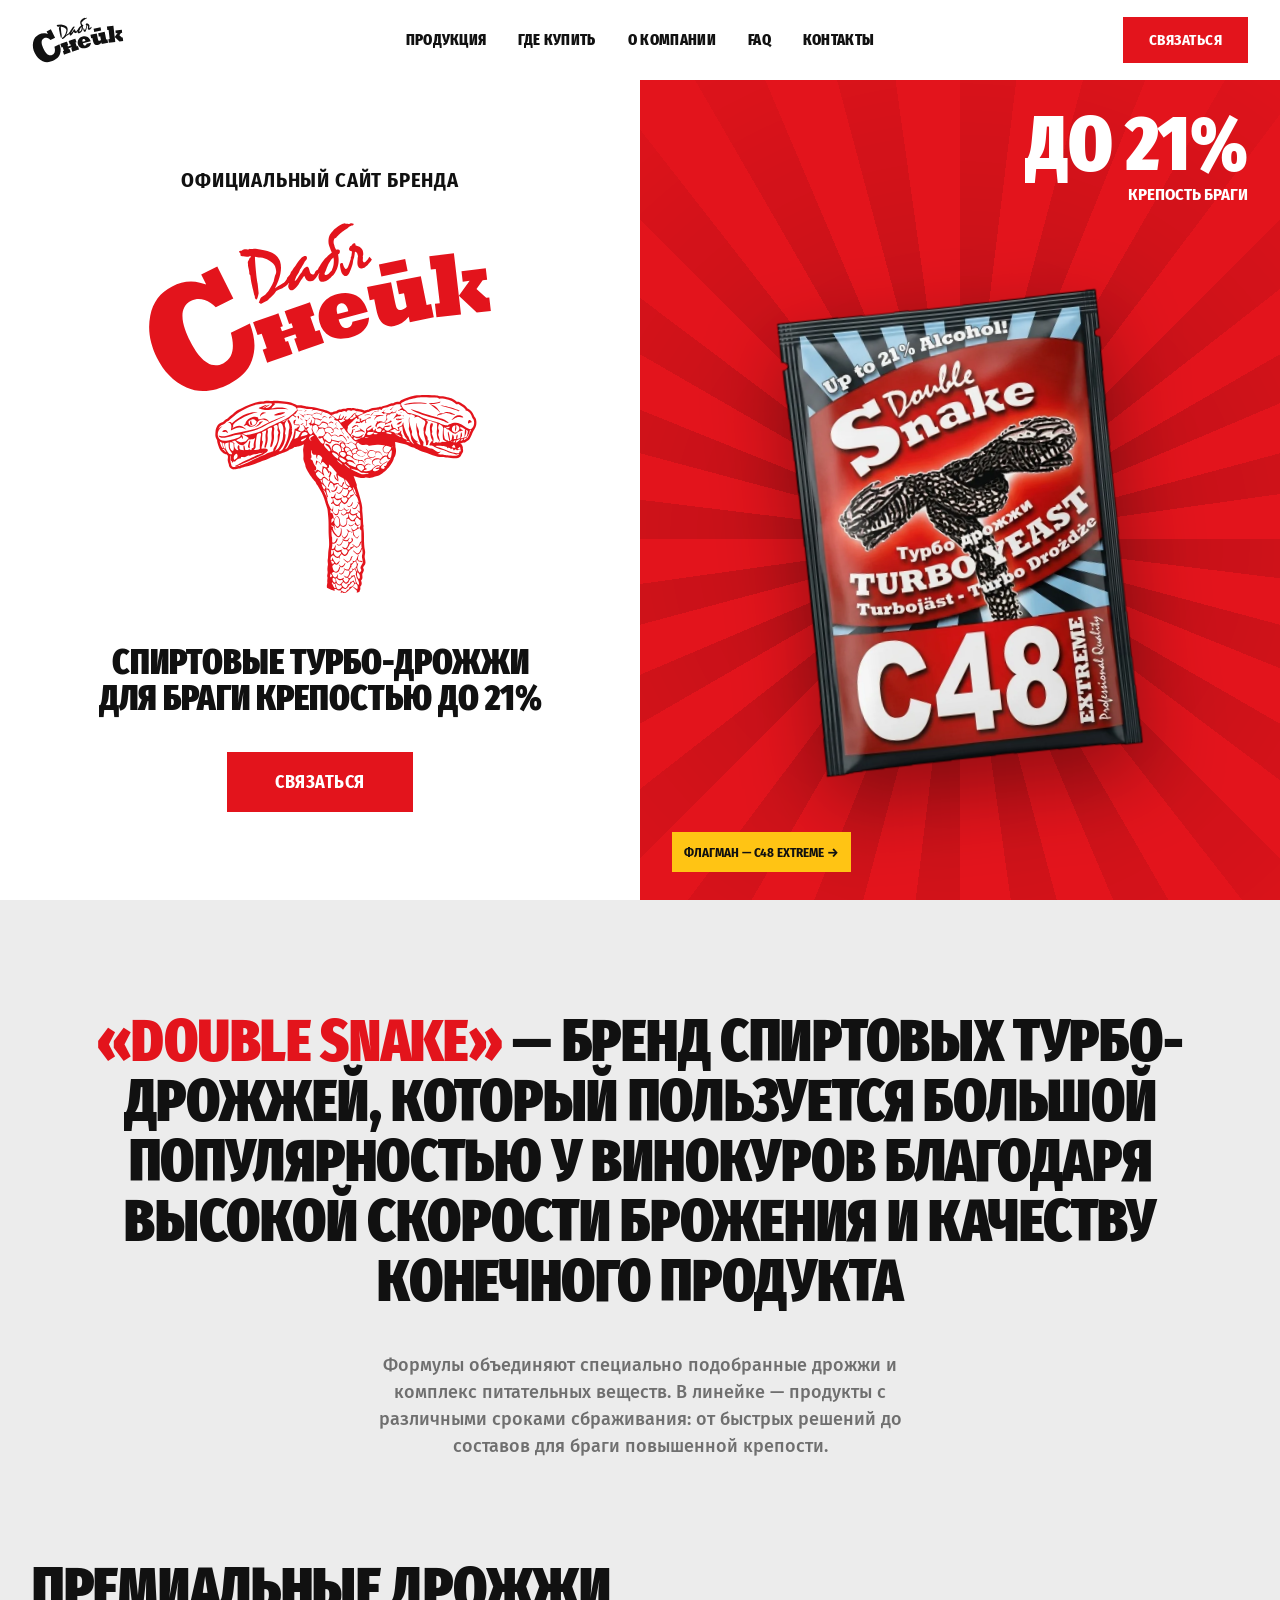
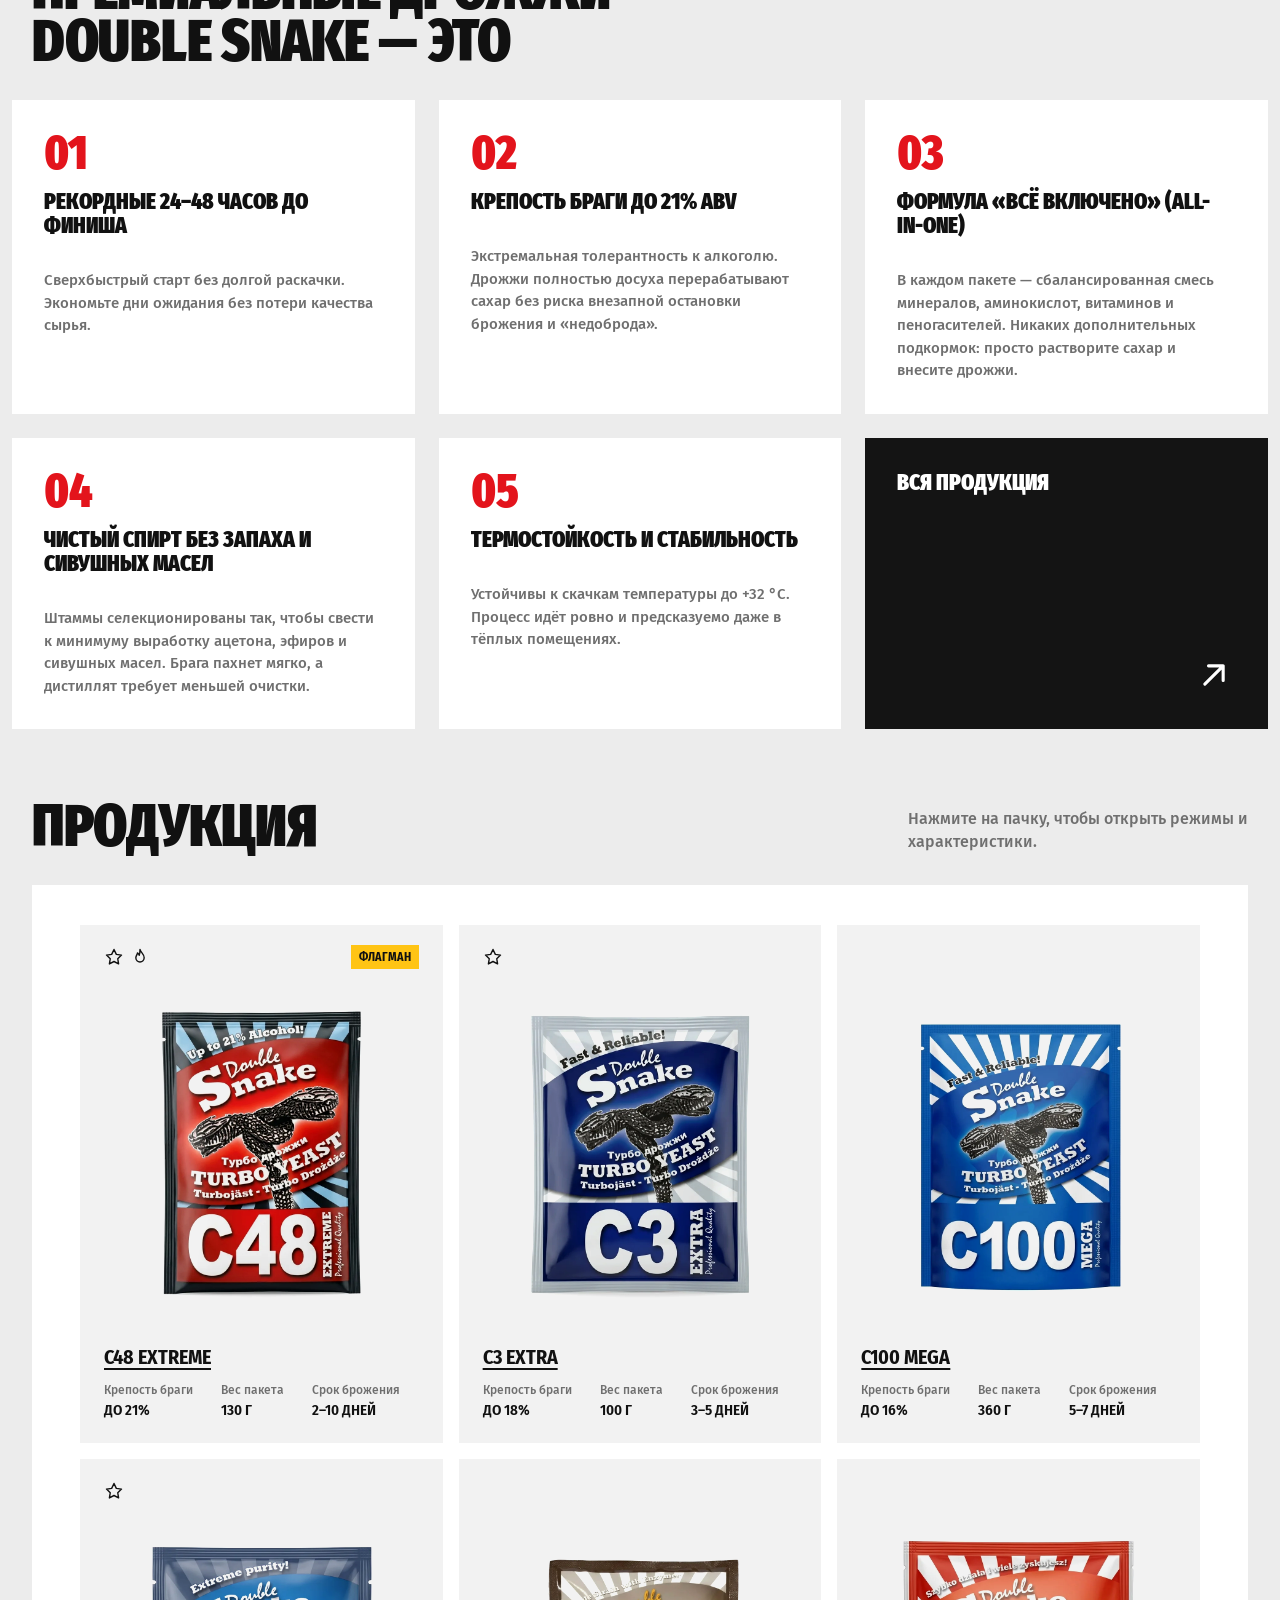
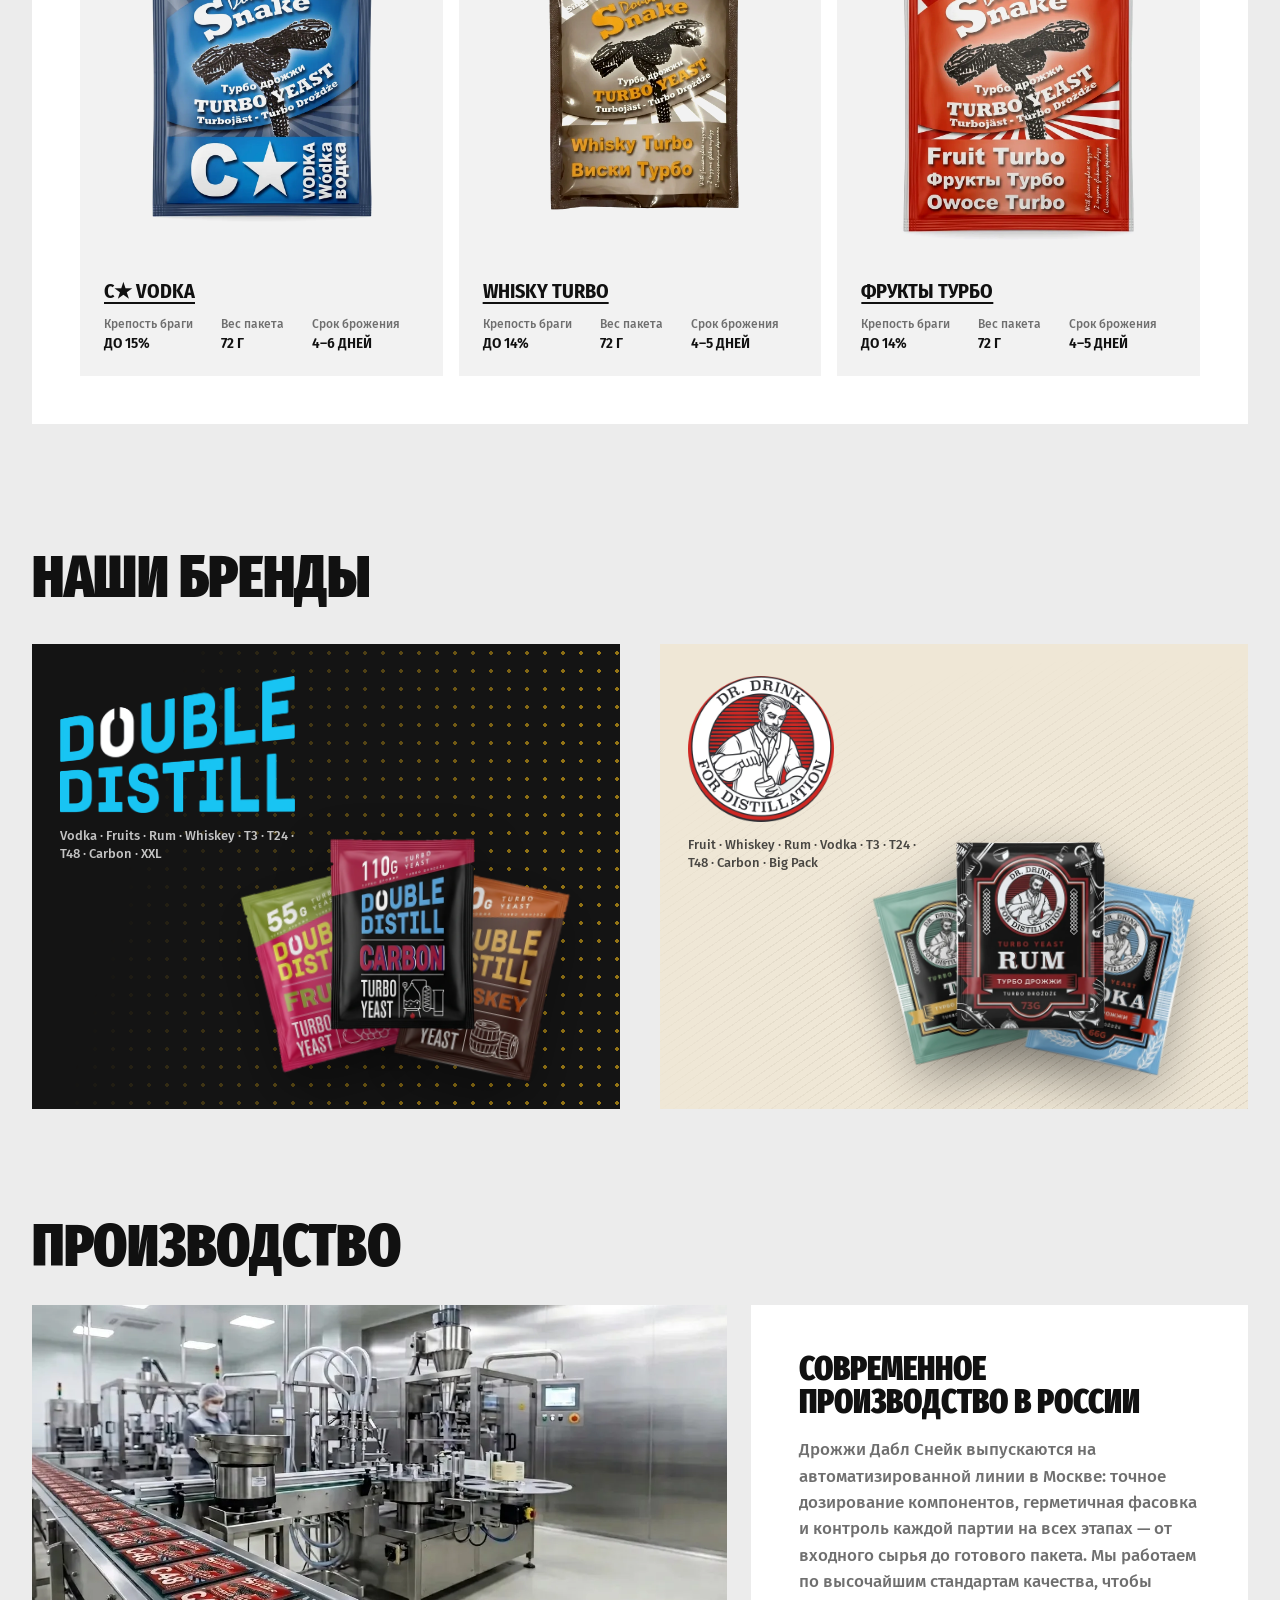
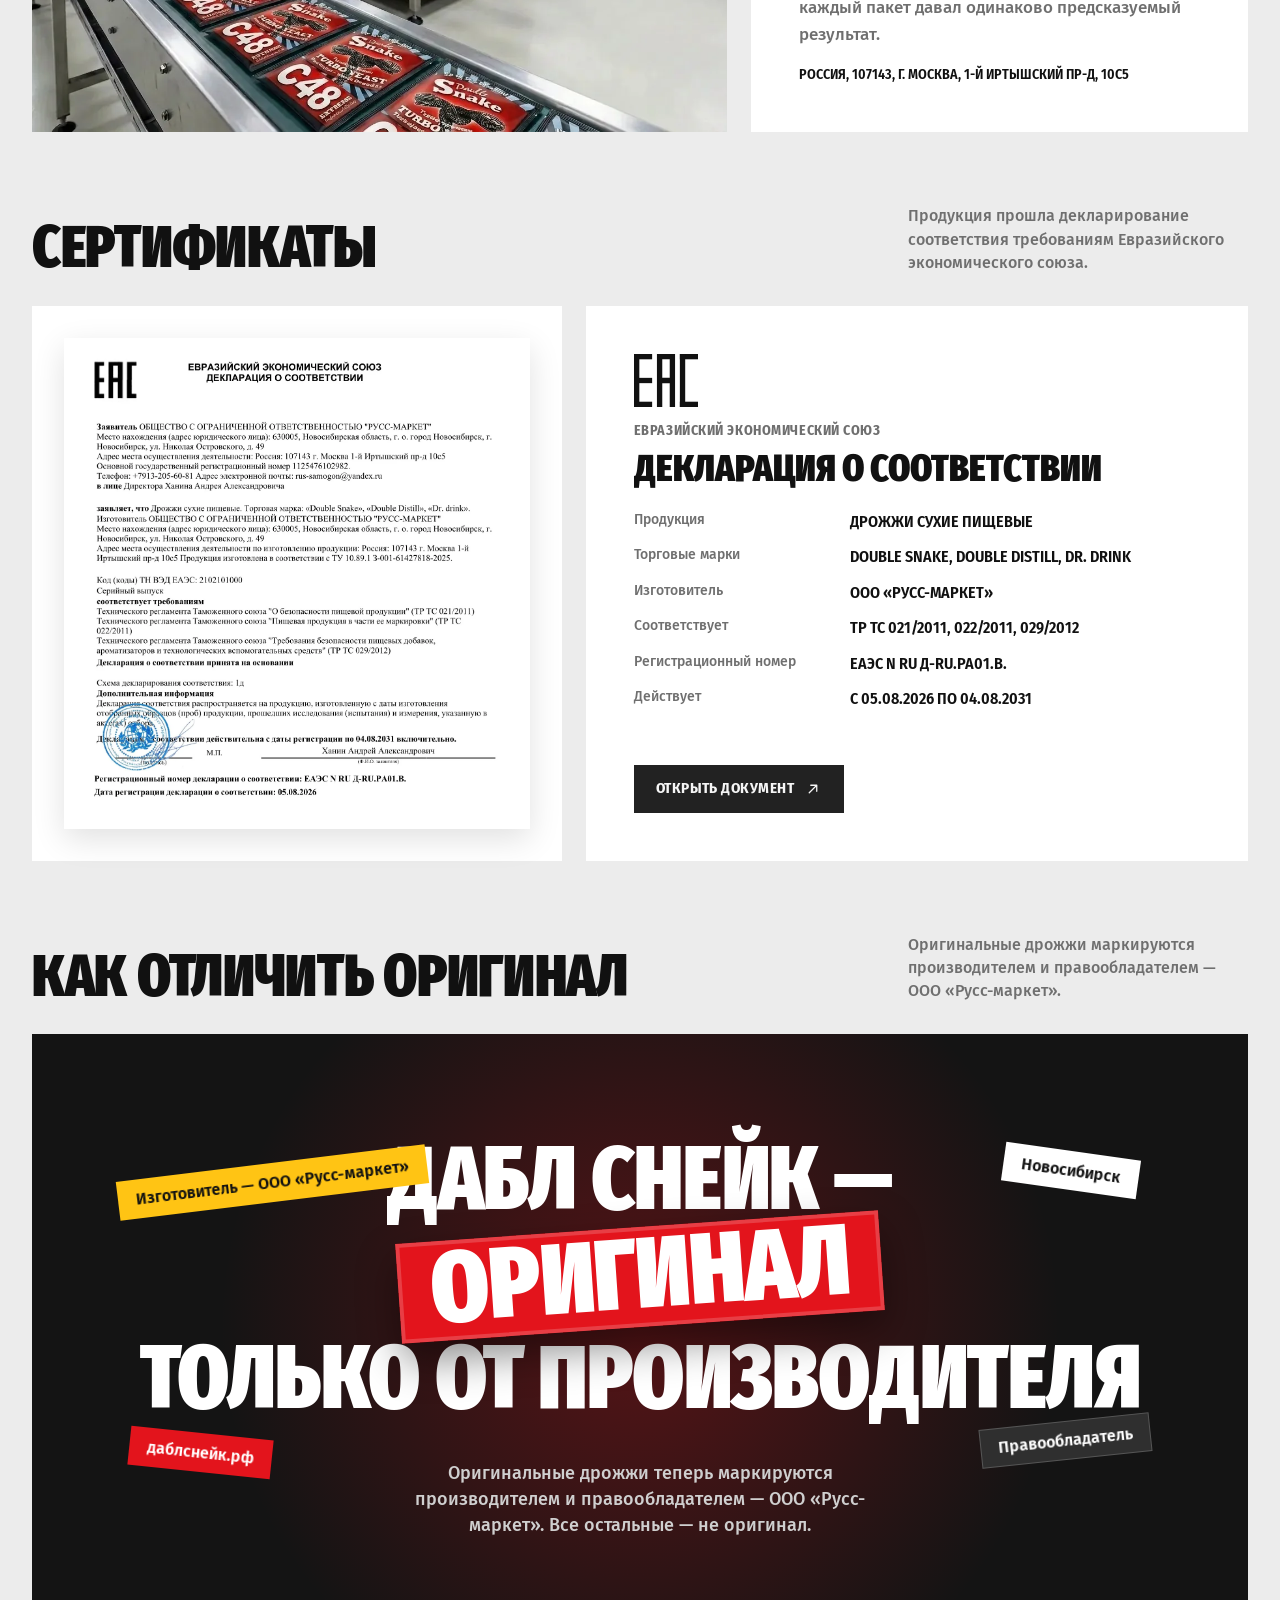
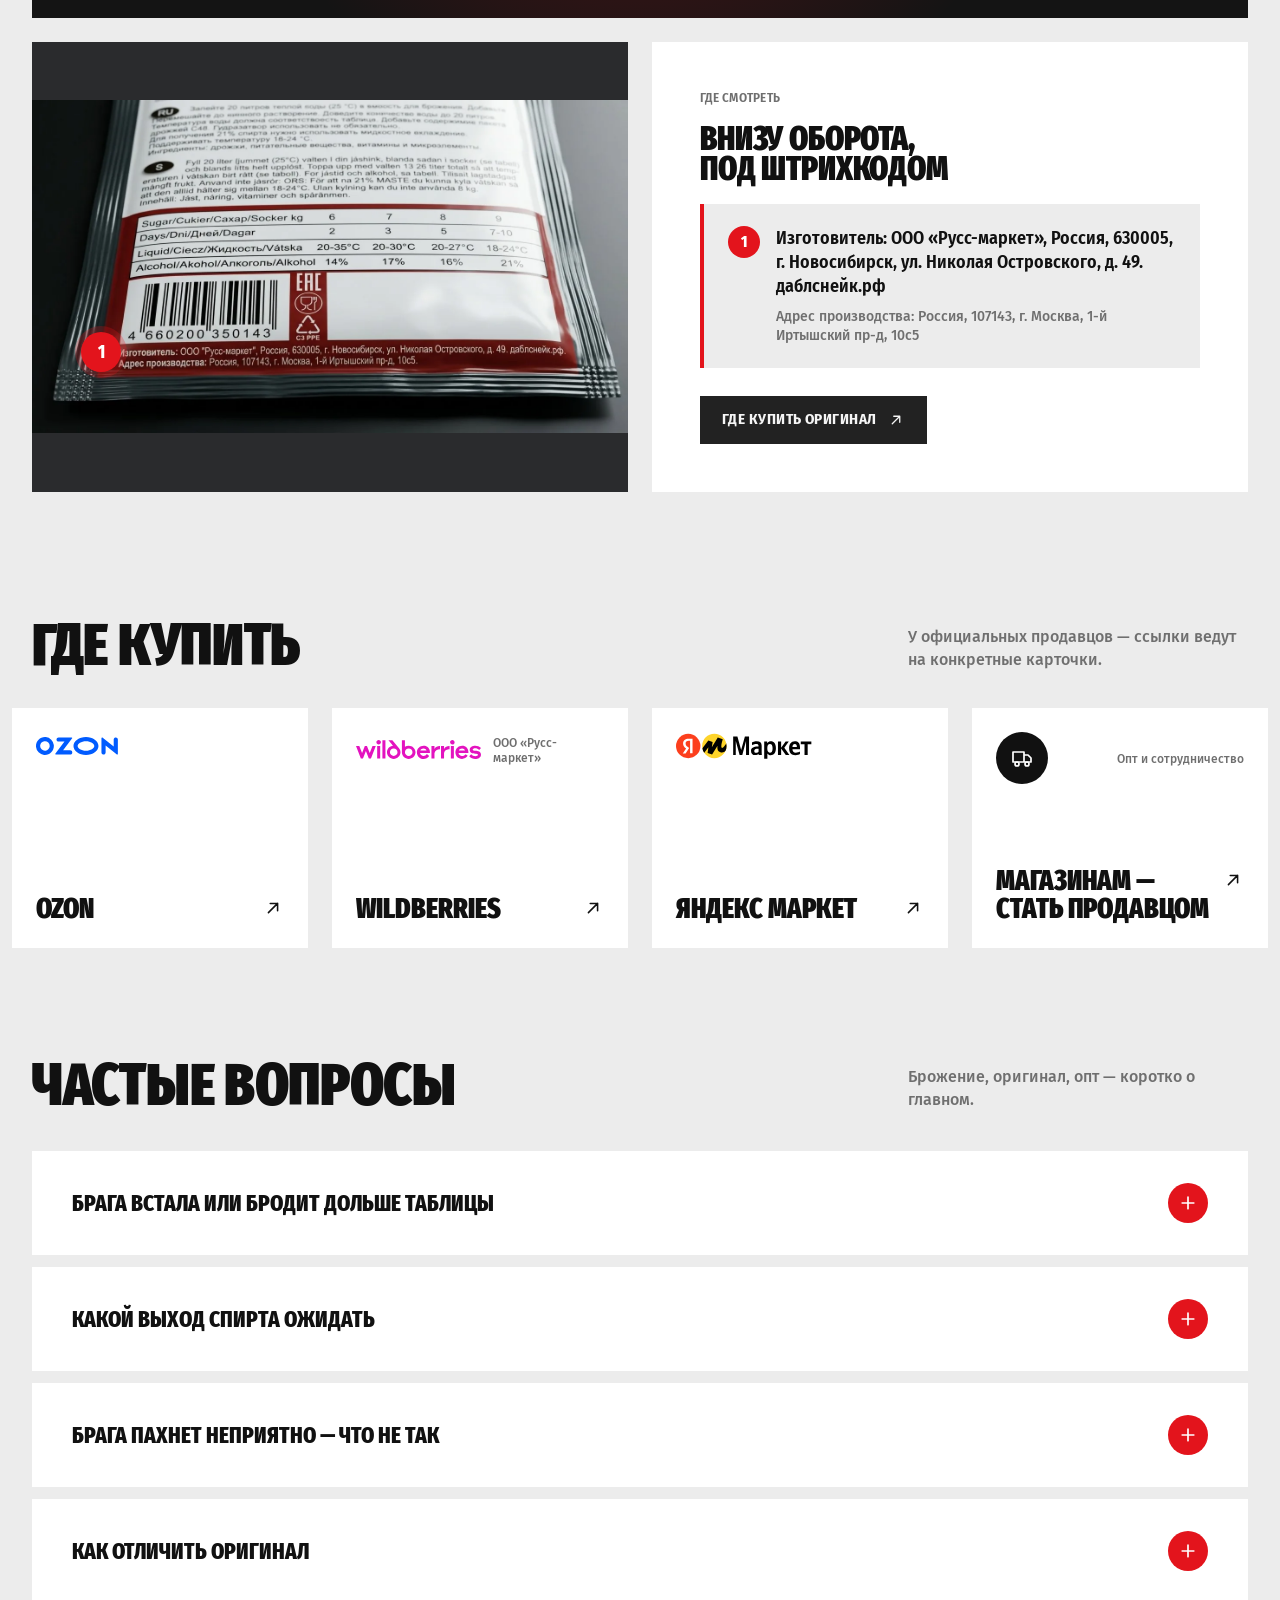
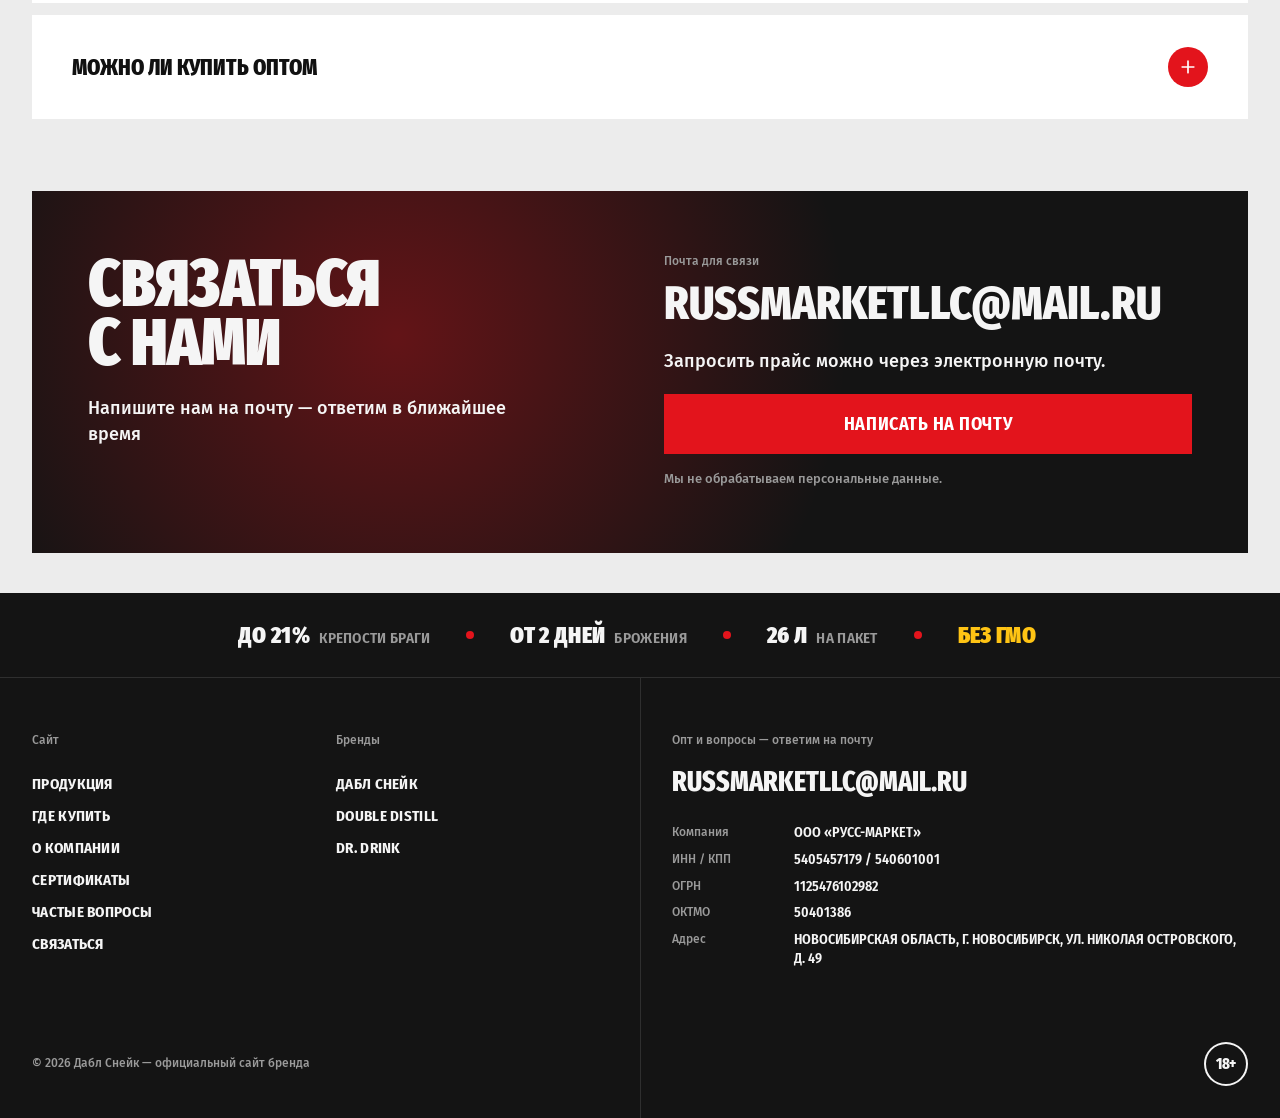
<file: index.html>
<!doctype html>
<html lang="ru">
<head>
<meta charset="utf-8">
<meta name="viewport" content="width=device-width, initial-scale=1">
<title>Дабл Снейк — турбо-дрожжи</title>
<meta name="description" content="Официальный сайт бренда Дабл Снейк: спиртовые турбо-дрожжи для браги крепостью до 21%. Продукция, документы и где купить оригинал.">
<link rel="icon" type="image/png" sizes="32x32" href="favicon-32.png">
<link rel="apple-touch-icon" href="apple-touch-icon.png">
<meta property="og:type" content="website">
<meta property="og:site_name" content="Дабл Снейк">
<meta property="og:title" content="Дабл Снейк — турбо-дрожжи">
<meta property="og:description" content="Официальный сайт бренда Дабл Снейк: спиртовые турбо-дрожжи для браги крепостью до 21%. Продукция, документы и где купить оригинал.">
<meta property="og:url" content="https://xn--80achgugeq9a.xn--p1ai/">
<meta property="og:image" content="https://xn--80achgugeq9a.xn--p1ai/img/og.jpg">
<meta property="og:image:width" content="1200">
<meta property="og:image:height" content="630">
<meta name="twitter:card" content="summary_large_image">
<link rel="preconnect" href="https://fonts.googleapis.com">
<link rel="preconnect" href="https://fonts.gstatic.com" crossorigin>
<link rel="stylesheet" href="https://fonts.googleapis.com/css2?family=Fira+Sans+Condensed:wght@500;600;700&family=Fira+Sans+Extra+Condensed:wght@800;900&family=Fira+Sans:wght@400;500&display=swap">
<link rel="stylesheet" href="site.css?v=20261008-8">
<link rel="stylesheet" href="site-v2.css?v=20261008-8">
</head>
<body>
<svg width="0" height="0" style="position:absolute" aria-hidden="true">
  <symbol id="i-home" viewBox="0 0 24 24"><path d="M3 10.5 12 3l9 7.5V21h-6v-6H9v6H3z"/></symbol>
  <symbol id="i-box" viewBox="0 0 24 24"><path d="M21 8 12 3 3 8v8l9 5 9-5z"/><path d="m3 8 9 5 9-5M12 13v8"/></symbol>
  <symbol id="i-shield" viewBox="0 0 24 24"><path d="M12 3 4 6v6c0 5 3.5 8 8 9 4.5-1 8-4 8-9V6z"/><path d="m9 12 2 2 4-4"/></symbol>
  <symbol id="i-truck" viewBox="0 0 24 24"><path d="M3 6h11v10H3zM14 9h4l3 3v4h-7"/><circle cx="7" cy="18" r="2"/><circle cx="17" cy="18" r="2"/></symbol>
  <symbol id="i-cart" viewBox="0 0 24 24"><path d="M3 4h2l2.4 11h10.2L20 7H6.2"/><circle cx="9" cy="20" r="1.5"/><circle cx="17" cy="20" r="1.5"/></symbol>
  <symbol id="i-star" viewBox="0 0 24 24"><path d="m12 3 2.8 5.8 6.2.9-4.5 4.4 1 6.2L12 17.4l-5.5 2.9 1-6.2L3 9.7l6.2-.9z"/></symbol>
  <symbol id="i-flame" viewBox="0 0 24 24"><path d="M12 3c1 4 5 5 5 10a5 5 0 0 1-10 0c0-3 2-4 2-6 1.5 1 2 2 2 3 1-2 1-4 1-7z"/></symbol>
  <symbol id="i-heart" viewBox="0 0 24 24"><path d="M12 20s-7-4.4-7-10a4 4 0 0 1 7-2.6A4 4 0 0 1 19 10c0 5.6-7 10-7 10z"/></symbol>
  <symbol id="i-back" viewBox="0 0 24 24"><path d="M20 12H4m6-6-6 6 6 6"/></symbol>
  <symbol id="i-menu" viewBox="0 0 24 24"><path d="M4 7h16M4 12h16M4 17h16"/></symbol>
  <symbol id="i-arrow" viewBox="0 0 24 24"><path d="M7 17 17 7M9 7h8v8"/></symbol>
  <symbol id="i-alert" viewBox="0 0 24 24"><circle cx="12" cy="12" r="9"/><path d="M12 7v6M12 16.5v.5"/></symbol>
  <symbol id="i-chat" viewBox="0 0 24 24"><path d="M4 5h16v11H9l-5 4z"/></symbol>
  <symbol id="i-close" viewBox="0 0 24 24"><path d="M5 5l14 14M19 5 5 19"/></symbol>
</svg>
<header class="hd hd4">
  <div class="hd4-in">
    <a class="hd4-logo" href="index.html" aria-label="Дабл Снейк — на главную"><img src="img/logo-word.svg" alt="Дабл Снейк"></a>
    <nav class="hd4-nav" aria-label="Разделы"><a href="#lineup">Продукция</a><a href="#buy">Где купить</a><a href="#about">О компании</a><a href="#faq">FAQ</a><a href="#contacts">Контакты</a></nav>
    <div class="hd4-act"><button class="btn btn-red hd-btn" type="button" data-contact>Связаться</button><button class="hd4-burger" type="button" aria-label="Открыть меню" aria-expanded="false" aria-controls="mnav"><span></span><span></span><span></span></button></div>
  </div>
</header>
<nav class="mnav" id="mnav" aria-label="Меню" hidden>
  <div class="mnav-list"><a href="#lineup">Продукция</a><a href="#buy">Где купить</a><a href="#about">О компании</a><a href="#faq">FAQ</a><a href="#contacts">Контакты</a></div>
  <button class="btn btn-red mnav-cta" type="button" data-contact>Связаться</button>
</nav>
<div class="app">
<main>

  <!-- первый экран (клиент 01.10: «оставляем как было») — вариант 28.09: слева логотип со змеёй и «Связаться», справа красная половина с пачками -->
  <div class="first-screen">
  <section class="hero2">
    <div class="h2-text">
      <div class="label h2-kicker">Официальный сайт бренда</div>
      <h1 class="h2-logo rv"><img src="img/logo-snake-red.svg" alt="Дабл Снейк — турбо-дрожжи"></h1>
      <p class="h2-sub">Спиртовые турбо-дрожжи<br>для браги крепостью до 21%</p>
      <div class="h2-cta">
        <button class="btn btn-red" type="button" data-contact>Связаться</button>
      </div>
    </div>
    <div class="h2-art">
      <a class="ha-link" href="c48.html" aria-label="C48 Extreme — открыть карточку"><img class="ha-pack ha-main" src="img/c48-cut.webp" alt="Пакет C48 Extreme"></a>
      <a class="tag yellow ha-flag" href="c48.html">Флагман — C48 Extreme →</a>
      <span class="ha-num">до 21%<small>крепость браги</small></span>
    </div>
  </section>
  </div>
  <!-- о бренде v3 (реф Beanro, about + premium): огромное утверждение со встроенными пачками, абзац, 7 преимуществ карточками с номером-печатью -->
  <section class="sec c about3" id="about">
    <p class="display ab3-say rv"><span class="red">«Double Snake»</span> — бренд спиртовых турбо-дрожжей, который пользуется большой популярностью у&nbsp;винокуров благодаря высокой скорости брожения и&nbsp;качеству конечного продукта</p>
    <p class="ab3-sub">Формулы объединяют специально подобранные дрожжи и комплекс питательных веществ. В линейке — продукты с различными сроками сбраживания: от быстрых решений до составов для браги повышенной крепости.</p>
    <div class="pnl-head ttl"><h2 class="display d2 rv">Премиальные дрожжи Double Snake — это</h2></div>
    <div class="ab3-grid ab3-grid3">
      <div class="ab3-card"><span class="ab3-seal">01</span><b>Рекордные 24–48 часов до финиша</b><span>Сверхбыстрый старт без долгой раскачки. Экономьте дни ожидания без потери качества сырья.</span></div>
      <div class="ab3-card"><span class="ab3-seal">02</span><b>Крепость браги до 21% ABV</b><span>Экстремальная толерантность к алкоголю. Дрожжи полностью досуха перерабатывают сахар без риска внезапной остановки брожения и «недоброда».</span></div>
      <div class="ab3-card"><span class="ab3-seal">03</span><b>Формула «Всё включено» (All-in-One)</b><span>В каждом пакете — сбалансированная смесь минералов, аминокислот, витаминов и пеногасителей. Никаких дополнительных подкормок: просто растворите сахар и внесите дрожжи.</span></div>
      <div class="ab3-card"><span class="ab3-seal">04</span><b>Чистый спирт без запаха и сивушных масел</b><span>Штаммы селекционированы так, чтобы свести к минимуму выработку ацетона, эфиров и сивушных масел. Брага пахнет мягко, а дистиллят требует меньшей очистки.</span></div>
      <div class="ab3-card"><span class="ab3-seal">05</span><b>Термостойкость и стабильность</b><span>Устойчивы к скачкам температуры до +32 °C. Процесс идёт ровно и предсказуемо даже в тёплых помещениях.</span></div>
      <a class="ab3-card ab3-more" href="#lineup"><b>Вся продукция</b><svg class="i"><use href="#i-arrow"/></svg></a>
    </div>
  </section>
  <!-- линейка -->
  <section id="lineup" class="sec c pnl-sec">
    <div class="pnl-head ttl"><h2 class="display d2 rv">Продукция</h2><p>Нажмите на пачку, чтобы открыть режимы и характеристики.</p></div>
    <div class="pnl">
    <div class="cards-wrap">
      <div class="cards" id="cells">
      <article class="pcard on">
        <div class="pcard-top"><span class="pcard-marks"><svg class="i"><use href="#i-star"/></svg><svg class="i"><use href="#i-flame"/></svg></span><span class="tag yellow">Флагман</span></div>
        <a class="pcard-pic" href="c48.html" tabindex="-1"><img src="img/c48.webp" alt="Пакет C48 Extreme"></a>
        <div class="pcard-row"><h3><a href="c48.html">C48 Extreme</a></h3></div>
        <dl class="pcard-spec"><div><dt>Крепость браги</dt><dd>до 21%</dd></div><div><dt>Вес пакета</dt><dd>130 г</dd></div><div><dt>Срок брожения</dt><dd>2–10 дней</dd></div></dl>
      </article>
      <article class="pcard">
        <div class="pcard-top"><span class="pcard-marks"><svg class="i"><use href="#i-star"/></svg></span></div>
        <a class="pcard-pic" href="c48.html" tabindex="-1"><img src="img/c3.webp" alt="Пакет C3 Extra"></a>
        <div class="pcard-row"><h3><a href="c48.html">C3 Extra</a></h3></div>
        <dl class="pcard-spec"><div><dt>Крепость браги</dt><dd>до 18%</dd></div><div><dt>Вес пакета</dt><dd>100 г</dd></div><div><dt>Срок брожения</dt><dd>3–5 дней</dd></div></dl>
      </article>
      <article class="pcard">
        <div class="pcard-top"><span class="pcard-marks"></span></div>
        <a class="pcard-pic" href="c48.html" tabindex="-1"><img src="img/c100.webp" alt="Пакет C100 Mega"></a>
        <div class="pcard-row"><h3><a href="c48.html">C100 Mega</a></h3></div>
        <dl class="pcard-spec"><div><dt>Крепость браги</dt><dd>до 16%</dd></div><div><dt>Вес пакета</dt><dd>360 г</dd></div><div><dt>Срок брожения</dt><dd>5–7 дней</dd></div></dl>
      </article>
      <article class="pcard">
        <div class="pcard-top"><span class="pcard-marks"><svg class="i"><use href="#i-star"/></svg></span></div>
        <a class="pcard-pic" href="c48.html" tabindex="-1"><img src="img/vodka.webp" alt="Пакет C★ Vodka"></a>
        <div class="pcard-row"><h3><a href="c48.html">C★ Vodka</a></h3></div>
        <dl class="pcard-spec"><div><dt>Крепость браги</dt><dd>до 15%</dd></div><div><dt>Вес пакета</dt><dd>72 г</dd></div><div><dt>Срок брожения</dt><dd>4–6 дней</dd></div></dl>
      </article>
      <article class="pcard">
        <div class="pcard-top"><span class="pcard-marks"></span></div>
        <a class="pcard-pic" href="c48.html" tabindex="-1"><img class="zw2" src="img/whisky-v2.webp" alt="Пакет Whisky Turbo"></a>
        <div class="pcard-row"><h3><a href="c48.html">Whisky Turbo</a></h3></div>
        <dl class="pcard-spec"><div><dt>Крепость браги</dt><dd>до 14%</dd></div><div><dt>Вес пакета</dt><dd>72 г</dd></div><div><dt>Срок брожения</dt><dd>4–5 дней</dd></div></dl>
      </article>
      <article class="pcard">
        <div class="pcard-top"><span class="pcard-marks"></span></div>
        <a class="pcard-pic" href="c48.html" tabindex="-1"><img class="zf" src="img/fruits.webp" alt="Пакет Фрукты Турбо"></a>
        <div class="pcard-row"><h3><a href="c48.html">Фрукты Турбо</a></h3></div>
        <dl class="pcard-spec"><div><dt>Крепость браги</dt><dd>до 14%</dd></div><div><dt>Вес пакета</dt><dd>72 г</dd></div><div><dt>Срок брожения</dt><dd>4–5 дней</dd></div></dl>
      </article>
      </div>
    </div>
    </div>
  </section>

  <!-- наши бренды: баннеры Double Distill и Dr. Drink с логотипами из исходников упаковки -->
  <section class="sec pb" id="brands" style="padding-left:0;padding-right:0">
    <div class="pnl-head ttl"><h2 class="display d2 rv">Наши бренды</h2></div>
    <div class="pb-grid">
      <a class="pb-card pb-dark pb-dd" href="#" data-soon>
        <span class="pb-fan" aria-hidden="true"><img class="f1" src="img/dd-fruits-cut.webp" alt=""><img class="f2" src="img/dd-carbon-cut.webp" alt=""><img class="f3" src="img/dd-whiskey-cut.webp" alt=""></span>
        <span class="pb-text"><img class="pb-logo pb-logo-dd" src="img/brand-dd.webp" alt="Double Distill"><span class="pb-cap">Vodka · Fruits · Rum · Whiskey · T3 · T24 · T48 · Carbon · XXL</span></span>
      </a>
      <a class="pb-card pb-paper pb-dr" href="#" data-soon>
        <span class="pb-fan" aria-hidden="true"><img class="f1" src="img/dr-t3-cut.webp" alt=""><img class="f2" src="img/dr-rum-cut.webp" alt=""><img class="f3" src="img/dr-vodka-cut.webp" alt=""></span>
        <span class="pb-text"><img class="pb-logo pb-logo-dr" src="img/brand-dr.webp" alt="Dr. Drink"><span class="pb-cap">Fruit · Whiskey · Rum · Vodka · T3 · T24 · T48 · Carbon · Big Pack</span></span>
      </a>
    </div>
  </section>


  <!-- производство (клиент 02.10): фото конвейера + абзац -->
  <section class="sec c prod-sec" id="production">
    <div class="pnl-head ttl"><h2 class="display d2 rv">Производство</h2></div>
    <div class="prod">
      <figure class="prod-pic"><img src="img/production.webp" alt="Линия фасовки дрожжей Дабл Снейк"></figure>
      <div class="prod-text">
        <p class="prod-lead">Современное производство в России</p>
        <p>Дрожжи Дабл Снейк выпускаются на автоматизированной линии в Москве: точное дозирование компонентов, герметичная фасовка и контроль каждой партии на всех этапах — от входного сырья до готового пакета. Мы работаем по высочайшим стандартам качества, чтобы каждый пакет давал одинаково предсказуемый результат.</p>
        <span class="prod-addr">Россия, 107143, г. Москва, 1-й Иртышский пр-д, 10с5</span>
      </div>
    </div>
  </section>
  <!-- декларация о соответствии ЕАЭС (клиент 06.10): документ картинкой + ключевые данные -->
  <section class="sec c decl-sec" id="certificate">
    <div class="pnl-head ttl"><h2 class="display d2 rv">Сертификаты</h2><p>Продукция прошла декларирование соответствия требованиям Евразийского экономического союза.</p></div>
    <div class="decl">
      <a class="decl-pic" href="img/declaration-eaes.webp" target="_blank" rel="noopener" aria-label="Открыть декларацию о соответствии ЕАЭС целиком"><img src="img/declaration-eaes.webp" alt="Евразийский экономический союз. Декларация о соответствии, ООО «Русс-маркет»"></a>
      <div class="decl-text">
        <img class="decl-eac" src="img/eac.svg" alt="EAC">
        <p class="decl-kicker">Евразийский экономический союз</p>
        <p class="decl-title">Декларация о соответствии</p>
        <dl class="decl-facts">
          <div><dt>Продукция</dt><dd>Дрожжи сухие пищевые</dd></div>
          <div><dt>Торговые марки</dt><dd>Double Snake, Double Distill, Dr.&nbsp;Drink</dd></div>
          <div><dt>Изготовитель</dt><dd>ООО «Русс-маркет»</dd></div>
          <div><dt>Соответствует</dt><dd>ТР ТС 021/2011, 022/2011, 029/2012</dd></div>
          <div><dt>Регистрационный номер</dt><dd>ЕАЭС N RU Д-RU.PA01.B.</dd></div>
          <div><dt>Действует</dt><dd>с 05.08.2026 по 04.08.2031</dd></div>
        </dl>
        <a class="btn btn-dark decl-btn" href="img/declaration-eaes.webp" target="_blank" rel="noopener">Открыть документ <svg class="i" style="width:18px;height:18px"><use href="#i-arrow"/></svg></a>
      </div>
    </div>
  </section>
  <!-- оригинал: признак от клиента 30.09 — строка «Изготовитель» на обороте пакета -->
  <section class="sec c orig-sec" id="original">
    <div class="pnl-head ttl"><h2 class="display d2 rv">Как отличить оригинал</h2><p>Оригинальные дрожжи маркируются производителем и правообладателем — ООО «Русс-маркет».</p></div>
    <div class="sban">
      <h2 class="display sb-title"><span class="sb-l">Дабл Снейк —</span><span class="sb-stamp">Оригинал</span><span class="sb-l">только от производителя</span></h2>
      <span class="sb-pill sb-p1">Изготовитель — ООО «Русс-маркет»</span>
      <span class="sb-pill sb-p2">Новосибирск</span>
      <span class="sb-pill sb-p3">даблснейк.рф</span>
      <span class="sb-pill sb-p4">Правообладатель</span>
      <p class="sb-text">Оригинальные дрожжи теперь маркируются производителем и правообладателем — ООО «Русс-маркет». Все остальные — не оригинал.</p>
    </div>
    <div class="orig orig1">
      <div class="orig-pic">
        <span class="ob-pack ob-pack3"><img src="img/c48-back-v3.webp" alt="Нижняя часть оборота пакета C48 Extreme: строки «Изготовитель» и «Адрес производства»"><span class="hot" style="left:11.6%;top:75.6%">1</span></span>
      </div>
      <div class="ob-text">
        <div class="label ob-kicker">Где смотреть</div>
        <div class="display d3">Внизу оборота,<br>под штрихкодом</div>
        <div class="ob-mark"><span class="hr-n">1</span><span>Изготовитель: ООО «Русс-маркет», Россия, 630005, г.&nbsp;Новосибирск, ул.&nbsp;Николая Островского, д.&nbsp;49. даблснейк.рф<small>Адрес производства: Россия, 107143, г.&nbsp;Москва, 1-й Иртышский пр-д, 10с5</small></span></div>
        <a class="btn btn-dark ob-buy" href="#buy">Где купить оригинал <svg class="i" style="width:18px;height:18px"><use href="#i-arrow"/></svg></a>
      </div>
    </div>
  </section>
  <!-- где купить -->
  <section class="buy2" id="buy">
   <div class="c">
    <div class="pnl-head ttl"><h2 class="display d2 rv">Где купить</h2><p>У официальных продавцов — ссылки ведут на конкретные карточки.</p></div>
    <div class="buy2-grid">
      <a class="hg-cell hbuy buy2-card" href="#"><span class="hg-top"><span class="mp-logo"><img src="img/mp-ozon.svg" alt="Ozon"></span><span class="hg-meta"></span></span><span class="hg-title hbuy-t">Ozon<svg class="i"><use href="#i-arrow"/></svg></span></a>
      <a class="hg-cell hbuy buy2-card" href="https://www.wildberries.ru/catalog/183913306/detail.aspx" target="_blank" rel="noopener"><span class="hg-top"><span class="mp-logo"><img src="img/mp-wb.svg" alt="Wildberries"></span><span class="hg-meta">ООО «Русс-маркет»</span></span><span class="hg-title hbuy-t">Wildberries<svg class="i"><use href="#i-arrow"/></svg></span></a>
      <a class="hg-cell hbuy buy2-card" href="#"><span class="hg-top"><span class="mp-logo"><img src="img/mp-ym.svg" alt="Яндекс Маркет"></span><span class="hg-meta"></span></span><span class="hg-title hbuy-t">Яндекс Маркет<svg class="i"><use href="#i-arrow"/></svg></span></a>
      <a class="hg-cell hbuy buy2-card" href="#contact" data-contact><span class="hg-top"><span class="hg-ava" style="background:var(--ink);color:#fff"><svg class="i"><use href="#i-truck"/></svg></span><span class="hg-meta">Опт и сотрудничество</span></span><span class="hg-title hbuy-t">Магазинам — стать продавцом<svg class="i"><use href="#i-arrow"/></svg></span></a>
    </div>
     </div>
  </section>

  <!-- FAQ -->
  <section class="sec c faq4" id="faq">
    <div class="pnl-head"><h2 class="display d2 rv">Частые вопросы</h2><p>Брожение, оригинал, опт — коротко о главном.</p></div>
    <div class="faq4-list">
      <details><summary>Брага встала или бродит дольше таблицы</summary><p>Чаще всего причина в температуре: ниже 18 °C дрожжи замедляются. Перенесите ёмкость в тёплое место и перемешайте брагу — брожение возобновится в течение суток. <span class="label-s">(рыба)</span></p></details>
      <details><summary>Какой выход спирта ожидать</summary><p>Из 1 кг сахара при полном сбраживании получается около 0,5 л спирта крепостью 96%. Точный выход зависит от режима и перегонки. <span class="label-s">(рыба)</span></p></details>
      <details><summary>Брага пахнет неприятно — что не так</summary><p>Резкий запах обычно появляется при перегреве выше 35 °C или нехватке сахара по таблице. Держите температуру в пределах режима. <span class="label-s">(рыба)</span></p></details>
      <details><summary>Как отличить оригинал</summary><p>Посмотрите строку «Изготовитель» внизу оборота пакета: у оригинала там указано ООО «Русс-маркет». Подробнее — в разделе <a href="#original" style="text-decoration:underline">«Как отличить оригинал»</a>.</p></details>
      <details><summary>Можно ли купить оптом</summary><p>Да — нажмите <a href="#contact" data-contact style="text-decoration:underline">«Связаться»</a> и напишите нам на почту — ответим.</p></details>
    </div>
  </section>
  <!-- связаться: почта вместо формы (клиент 07.10), то же во всплывающем окне по кнопке «Связаться» -->
  <section class="cta-sec" id="contact">
    <div class="ccard">
      <div class="ccard-head">
        <h2 class="display ccard-title">Связаться<br>с нами</h2>
        <p class="ccard-sub">Напишите нам на почту — ответим в ближайшее время</p>
      </div>
      <div class="cmail">
        <span class="cmail-label">Почта для связи</span>
        <a class="cmail-addr" href="mailto:russmarketllc@mail.ru">russmarketllc@mail.ru</a>
        <p class="cmail-text">Запросить прайс можно через электронную почту.</p>
        <a class="btn btn-red btn-block cmail-btn" href="mailto:russmarketllc@mail.ru?subject=%D0%97%D0%B0%D0%BF%D1%80%D0%BE%D1%81%20%D0%BF%D1%80%D0%B0%D0%B9%D1%81%D0%B0">Написать на почту</a>
        <p class="cmail-note">Мы не обрабатываем персональные данные.</p>
      </div>
    </div>
  </section>

</main>
</div>
<footer id="contacts" class="ft">
  <div class="ft-adv" aria-label="Преимущества">
    <span><b>до 21%</b> крепости браги</span><i aria-hidden="true"></i>
    <span><b>от 2 дней</b> брожения</span><i aria-hidden="true"></i>
    <span><b>26 л</b> на пакет</span><i aria-hidden="true"></i>
    <span><b>без ГМО</b></span>
  </div>
  <div class="ft-body">
    <div class="ft-l">
      <div class="ft-col">
        <div class="ft-label">Сайт</div>
        <a href="#lineup">Продукция</a><a href="#buy">Где купить</a><a href="#about">О компании</a><a href="#certificate">Сертификаты</a><a href="#faq">Частые вопросы</a><a href="#contact" data-contact>Связаться</a>
      </div>
      <div class="ft-col">
        <div class="ft-label">Бренды</div>
        <a href="#lineup">Дабл Снейк</a><a href="#" data-soon>Double Distill</a><a href="#" data-soon>Dr. Drink</a>
      </div>
      <div class="ft-bottom ft-bottom-l"><span>© 2026 Дабл Снейк — официальный сайт бренда</span></div>
    </div>
    <div class="ft-r">
      <div class="ft-label">Опт и вопросы — ответим на почту</div>
      <a class="ft-mail" href="mailto:russmarketllc@mail.ru">russmarketllc@mail.ru</a>
      <dl class="ft-req">
        <div><dt>Компания</dt><dd>ООО «Русс-маркет»</dd></div>
        <div><dt>ИНН / КПП</dt><dd>5405457179 / 540601001</dd></div>
        <div><dt>ОГРН</dt><dd>1125476102982</dd></div>
        <div><dt>ОКТМО</dt><dd>50401386</dd></div>
        <div><dt>Адрес</dt><dd>Новосибирская область, г. Новосибирск, ул. Николая Островского, д. 49</dd></div>
      </dl>
      <div class="ft-bottom ft-bottom-r"><span class="age18" role="img" aria-label="Только для лиц старше 18 лет">18+</span></div>
    </div>
  </div>
</footer><dialog class="cdlg" id="contact-dlg" aria-labelledby="cdlg-title">
  <button class="cdlg-x" type="button" aria-label="Закрыть" data-close><svg class="i"><use href="#i-close"/></svg></button>
  <div class="ccard">
    <div class="ccard-head">
      <h2 class="display ccard-title" id="cdlg-title">Связаться<br>с нами</h2>
      <p class="ccard-sub">Напишите нам на почту — ответим в ближайшее время</p>
    </div>
    <div class="cmail">
      <span class="cmail-label">Почта для связи</span>
      <a class="cmail-addr" href="mailto:russmarketllc@mail.ru">russmarketllc@mail.ru</a>
      <p class="cmail-text">Запросить прайс можно через электронную почту.</p>
      <a class="btn btn-red btn-block cmail-btn" href="mailto:russmarketllc@mail.ru?subject=%D0%97%D0%B0%D0%BF%D1%80%D0%BE%D1%81%20%D0%BF%D1%80%D0%B0%D0%B9%D1%81%D0%B0">Написать на почту</a>
      <p class="cmail-note">Мы не обрабатываем персональные данные.</p>
    </div>
  </div>
</dialog>
<dialog class="cdlg cdlg-s" id="soon-dlg" aria-labelledby="soon-title">
  <button class="cdlg-x" type="button" aria-label="Закрыть" data-close><svg class="i"><use href="#i-close"/></svg></button>
  <div class="ccard ccard-s"><h2 class="display ccard-title" id="soon-title">Сайт<br>в разработке</h2></div>
</dialog>
<script src="site.js?v=20261008-8"></script>
<script>if (/brands=b/.test(location.search)) document.documentElement.classList.add('brands-b');</script></body>
</html>
</file>
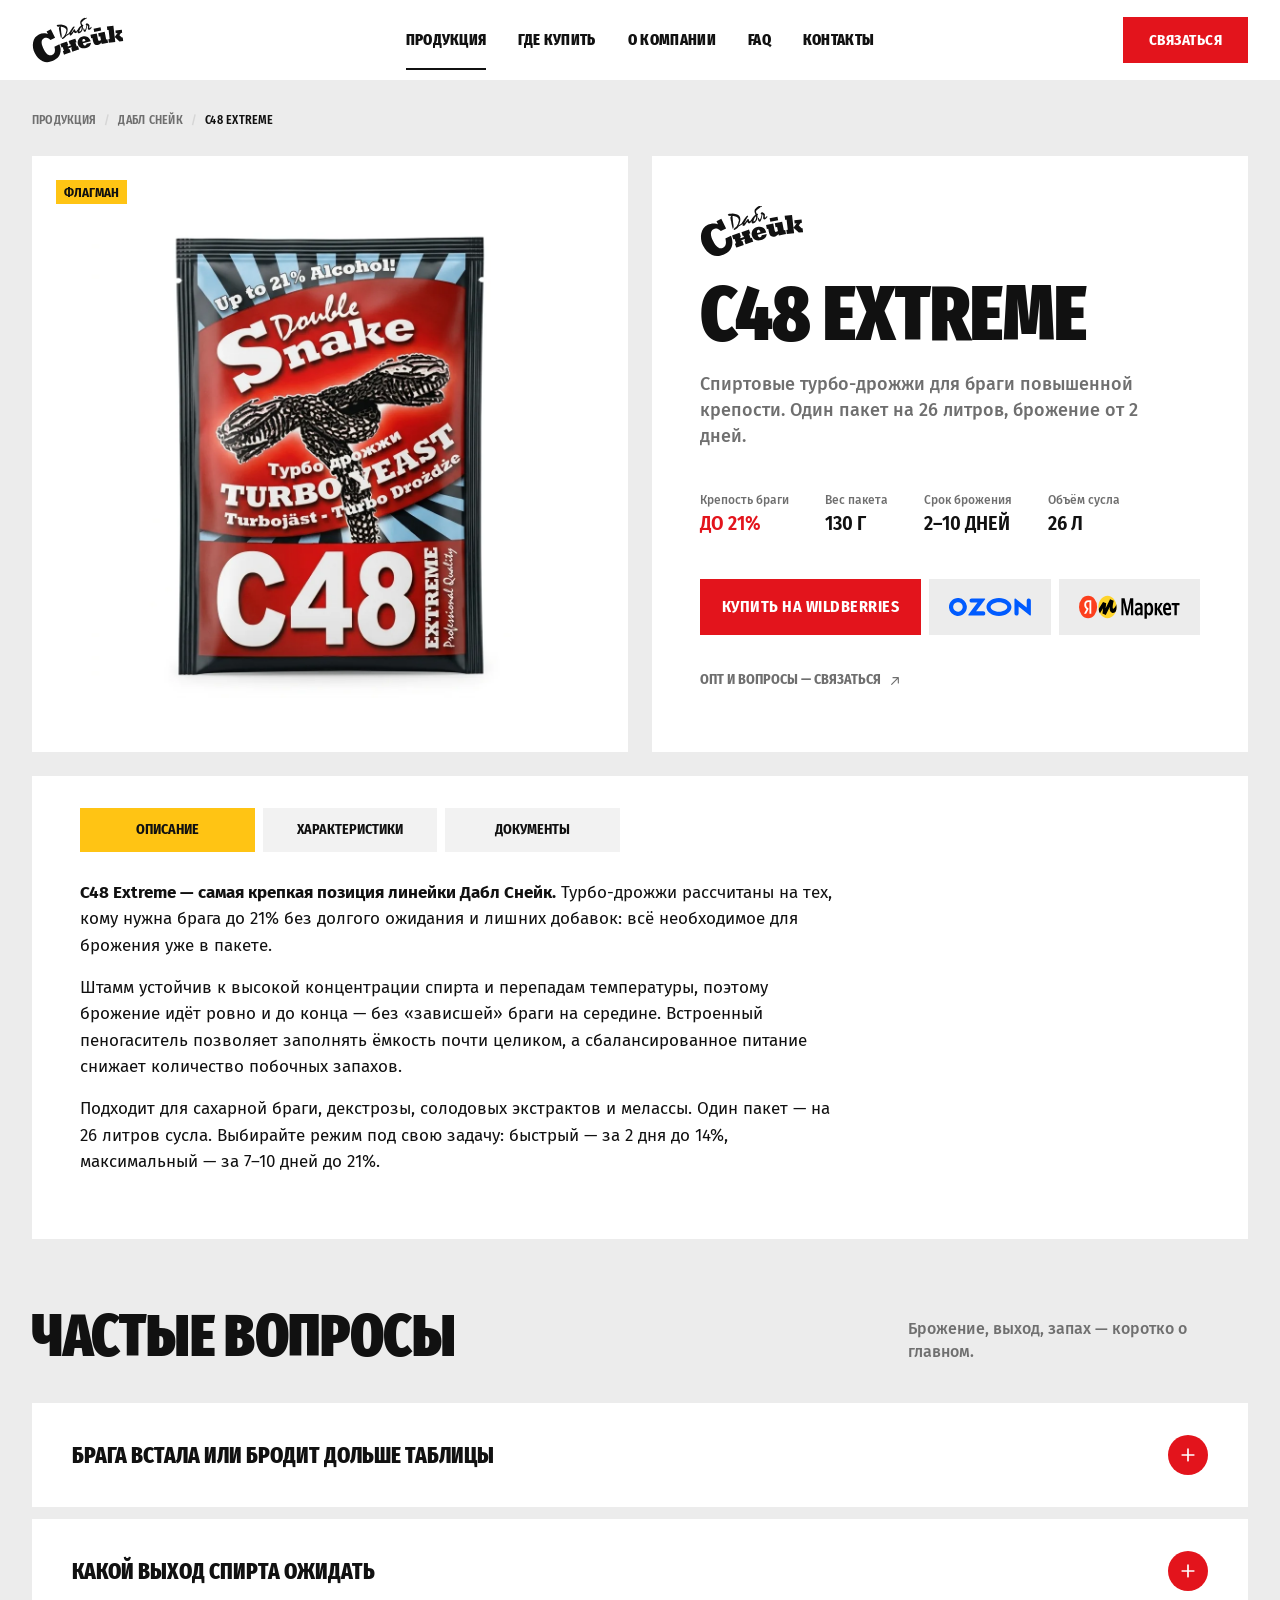
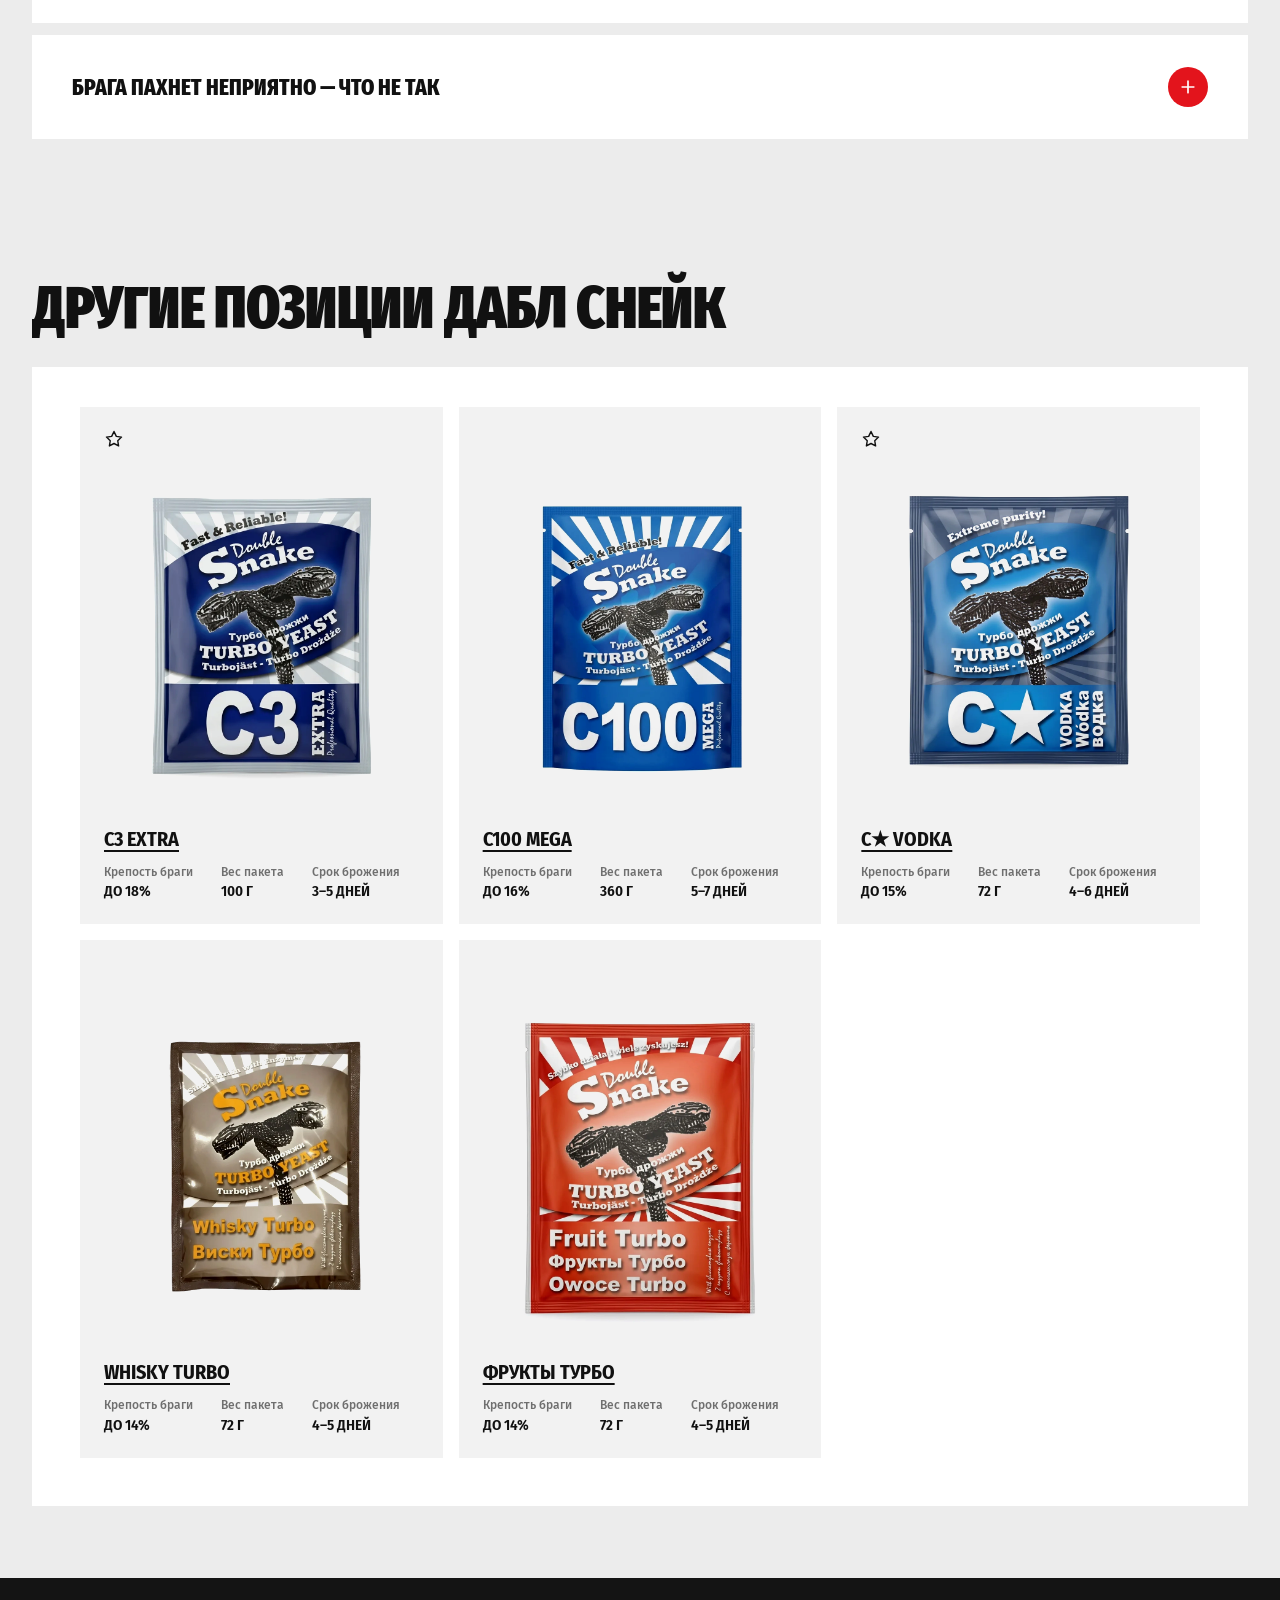
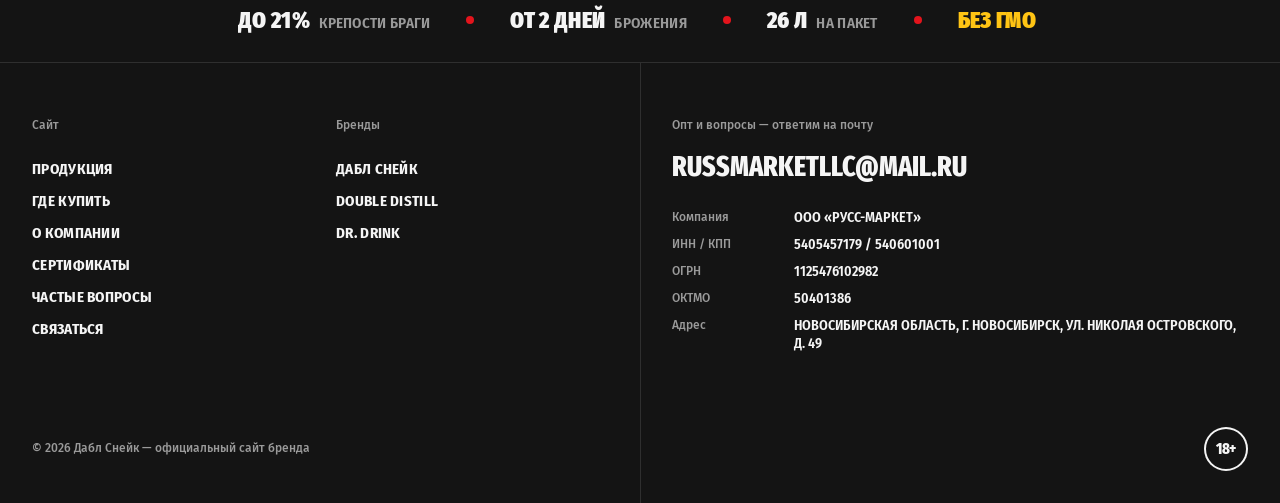
<file: c48.html>
<!doctype html>
<html lang="ru">
<head>
<meta charset="utf-8">
<meta name="viewport" content="width=device-width, initial-scale=1">
<title>C48 Extreme — турбо-дрожжи Дабл Снейк</title>
<meta name="description" content="C48 Extreme — турбо-дрожжи Дабл Снейк для браги крепостью до 21%. Характеристики, документы и где купить оригинал.">
<link rel="icon" type="image/png" sizes="32x32" href="favicon-32.png">
<link rel="apple-touch-icon" href="apple-touch-icon.png">
<meta property="og:type" content="website">
<meta property="og:site_name" content="Дабл Снейк">
<meta property="og:title" content="C48 Extreme — турбо-дрожжи Дабл Снейк">
<meta property="og:description" content="C48 Extreme — турбо-дрожжи Дабл Снейк для браги крепостью до 21%. Характеристики, документы и где купить оригинал.">
<meta property="og:url" content="https://xn--80achgugeq9a.xn--p1ai/c48.html">
<meta property="og:image" content="https://xn--80achgugeq9a.xn--p1ai/img/og.jpg">
<meta property="og:image:width" content="1200">
<meta property="og:image:height" content="630">
<meta name="twitter:card" content="summary_large_image">
<link rel="preconnect" href="https://fonts.googleapis.com">
<link rel="preconnect" href="https://fonts.gstatic.com" crossorigin>
<link rel="stylesheet" href="https://fonts.googleapis.com/css2?family=Fira+Sans+Condensed:wght@500;600;700&family=Fira+Sans+Extra+Condensed:wght@800;900&family=Fira+Sans:wght@400;500&display=swap">
<link rel="stylesheet" href="site.css?v=20261008-8">
<link rel="stylesheet" href="site-v2.css?v=20261008-8">
</head>
<body>
<svg width="0" height="0" style="position:absolute" aria-hidden="true">
  <symbol id="i-home" viewBox="0 0 24 24"><path d="M3 10.5 12 3l9 7.5V21h-6v-6H9v6H3z"/></symbol>
  <symbol id="i-box" viewBox="0 0 24 24"><path d="M21 8 12 3 3 8v8l9 5 9-5z"/><path d="m3 8 9 5 9-5M12 13v8"/></symbol>
  <symbol id="i-shield" viewBox="0 0 24 24"><path d="M12 3 4 6v6c0 5 3.5 8 8 9 4.5-1 8-4 8-9V6z"/><path d="m9 12 2 2 4-4"/></symbol>
  <symbol id="i-truck" viewBox="0 0 24 24"><path d="M3 6h11v10H3zM14 9h4l3 3v4h-7"/><circle cx="7" cy="18" r="2"/><circle cx="17" cy="18" r="2"/></symbol>
  <symbol id="i-cart" viewBox="0 0 24 24"><path d="M3 4h2l2.4 11h10.2L20 7H6.2"/><circle cx="9" cy="20" r="1.5"/><circle cx="17" cy="20" r="1.5"/></symbol>
  <symbol id="i-star" viewBox="0 0 24 24"><path d="m12 3 2.8 5.8 6.2.9-4.5 4.4 1 6.2L12 17.4l-5.5 2.9 1-6.2L3 9.7l6.2-.9z"/></symbol>
  <symbol id="i-flame" viewBox="0 0 24 24"><path d="M12 3c1 4 5 5 5 10a5 5 0 0 1-10 0c0-3 2-4 2-6 1.5 1 2 2 2 3 1-2 1-4 1-7z"/></symbol>
  <symbol id="i-heart" viewBox="0 0 24 24"><path d="M12 20s-7-4.4-7-10a4 4 0 0 1 7-2.6A4 4 0 0 1 19 10c0 5.6-7 10-7 10z"/></symbol>
  <symbol id="i-back" viewBox="0 0 24 24"><path d="M20 12H4m6-6-6 6 6 6"/></symbol>
  <symbol id="i-menu" viewBox="0 0 24 24"><path d="M4 7h16M4 12h16M4 17h16"/></symbol>
  <symbol id="i-arrow" viewBox="0 0 24 24"><path d="M7 17 17 7M9 7h8v8"/></symbol>
  <symbol id="i-alert" viewBox="0 0 24 24"><circle cx="12" cy="12" r="9"/><path d="M12 7v6M12 16.5v.5"/></symbol>
  <symbol id="i-chat" viewBox="0 0 24 24"><path d="M4 5h16v11H9l-5 4z"/></symbol>
  <symbol id="i-close" viewBox="0 0 24 24"><path d="M5 5l14 14M19 5 5 19"/></symbol>
</svg>
<header class="hd hd4">
  <div class="hd4-in">
    <a class="hd4-logo" href="index.html" aria-label="Дабл Снейк — на главную"><img src="img/logo-word.svg" alt="Дабл Снейк"></a>
    <nav class="hd4-nav" aria-label="Разделы"><a href="index.html#lineup" class="on" aria-current="page">Продукция</a><a href="index.html#buy">Где купить</a><a href="index.html#about">О компании</a><a href="index.html#faq">FAQ</a><a href="#contacts">Контакты</a></nav>
    <div class="hd4-act"><button class="btn btn-red hd-btn" type="button" data-contact>Связаться</button><button class="hd4-burger" type="button" aria-label="Открыть меню" aria-expanded="false" aria-controls="mnav"><span></span><span></span><span></span></button></div>
  </div>
</header>
<nav class="mnav" id="mnav" aria-label="Меню" hidden>
  <div class="mnav-list"><a href="index.html#lineup" class="on" aria-current="page">Продукция</a><a href="index.html#buy">Где купить</a><a href="index.html#about">О компании</a><a href="index.html#faq">FAQ</a><a href="#contacts">Контакты</a></div>
  <button class="btn btn-red mnav-cta" type="button" data-contact>Связаться</button>
</nav>
<div class="app app-pd">
<main>
  <!-- страница товара v3 (03.10): в стиле главной — белые панели на сером, параметры с подписями как в карточках -->
  <section class="sec c pd3">
    <nav class="crumbs pd3-crumbs" aria-label="Хлебные крошки">
      <a href="index.html#lineup">Продукция</a><a href="index.html#lineup">Дабл Снейк</a><span aria-current="page">C48 Extreme</span>
    </nav>
    <div class="pd3-grid">
      <figure class="pd3-pic">
        <span class="tag yellow">Флагман</span>
        <img src="img/c48.webp" alt="Пакет Дабл Снейк C48 Extreme">
      </figure>
      <div class="pd3-info">
        <img class="pd3-brand" src="img/logo-word.svg" alt="Дабл Снейк">
        <h1 class="display pd3-title">C48 Extreme</h1>
        <p class="pd3-lead">Спиртовые турбо-дрожжи для браги повышенной крепости. Один пакет на 26 литров, брожение от 2 дней.</p>
        <dl class="pcard-spec pd3-spec">
          <div><dt>Крепость браги</dt><dd>до 21%</dd></div>
          <div><dt>Вес пакета</dt><dd>130 г</dd></div>
          <div><dt>Срок брожения</dt><dd>2–10 дней</dd></div>
          <div><dt>Объём сусла</dt><dd>26 л</dd></div>
        </dl>
        <div class="pd3-buy">
          <a class="btn btn-red pd3-main" href="https://www.wildberries.ru/catalog/183913306/detail.aspx" target="_blank" rel="noopener">Купить на Wildberries</a>
          <a class="btn pd3-mp" href="#"><img src="img/mp-ozon.svg" alt="Ozon"></a>
          <a class="btn pd3-mp" href="#"><img src="img/mp-ym.svg" alt="Яндекс Маркет"></a>
        </div>
        <a class="pd3-opt" href="#contact" data-contact>Опт и вопросы — связаться <svg class="i"><use href="#i-arrow"/></svg></a>
      </div>
    </div>
  </section>

  <!-- вкладки: белая панель -->
  <section class="sec c pd3-tabs pd-tabs">
    <div class="pnl pd3-pnl">
    <div class="seg" role="tablist" aria-label="О товаре">
      <button role="tab" aria-selected="true" aria-controls="p-desc">Описание</button>
      <button role="tab" aria-selected="false" aria-controls="p-specs">Характеристики</button>
      <button role="tab" aria-selected="false" aria-controls="p-docs">Документы</button>
    </div><div class="pane" id="p-desc" role="tabpanel">
      <div class="pd-text">
        <p><b>C48 Extreme — самая крепкая позиция линейки Дабл Снейк.</b> Турбо-дрожжи рассчитаны на тех, кому нужна брага до 21% без долгого ожидания и лишних добавок: всё необходимое для брожения уже в пакете.</p>
        <p>Штамм устойчив к высокой концентрации спирта и перепадам температуры, поэтому брожение идёт ровно и до конца — без «зависшей» браги на середине. Встроенный пеногаситель позволяет заполнять ёмкость почти целиком, а сбалансированное питание снижает количество побочных запахов.</p>
        <p>Подходит для сахарной браги, декстрозы, солодовых экстрактов и мелассы. Один пакет — на 26 литров сусла. Выбирайте режим под свою задачу: быстрый — за 2 дня до 14%, максимальный — за 7–10 дней до 21%.</p>
      </div>
    </div>
    <div class="pane" id="p-specs" role="tabpanel" hidden>
      <div class="pd-specs">
        <ul class="specs">
          <li><span>Тип</span><b>спиртовые турбо-дрожжи</b></li>
          <li><span>Крепость браги</span><b>до 21%</b></li>
          <li><span>Срок брожения</span><b>2–10 дней</b></li>
          <li><span>Объём сусла</span><b>26 л</b></li>
          <li><span>Сахар на пакет</span><b>6–9 кг</b></li>
          <li><span>Температура брожения</span><b>18–35 °C</b></li>
          <li><span>Сырьё</span><b>сахар, декстроза, солод, меласса</b></li>
          <li><span>Пеногаситель</span><b>есть</b></li>
        </ul>
        <ul class="specs">
          <li><span>Вес пакета</span><b>130 г</b></li>
          <li><span>Упаковка</span><b>фольгированный пакет</b></li>
          <li><span>В коробке</span><b>50 шт</b></li>
          <li><span>Срок годности</span><b>24 мес</b></li>
          <li><span>Хранение</span><b>−10…+35 °C, сухое место</b></li>
          <li><span>ГМО</span><b>нет</b></li>
          <li><span>Артикул WB</span><b>183913306</b></li>
        </ul>
      </div>
      <h3 class="label pd-sub">Режимы на 26 л · с оборота пакета</h3>
      <div class="modes">
        <button class="mode" aria-pressed="false"><div class="big">14<small>%</small></div><dl><dt>Сахар</dt><dd>6 кг</dd><dt>Срок</dt><dd>2 дня</dd><dt>Жидкость</dt><dd>20–35 °C</dd></dl></button>
        <button class="mode" aria-pressed="false"><div class="big">17<small>%</small></div><dl><dt>Сахар</dt><dd>7 кг</dd><dt>Срок</dt><dd>3 дня</dd><dt>Жидкость</dt><dd>20–30 °C</dd></dl></button>
        <button class="mode" aria-pressed="false"><div class="big">19<small>%</small></div><dl><dt>Сахар</dt><dd>8 кг</dd><dt>Срок</dt><dd>5 дней</dd><dt>Жидкость</dt><dd>20–27 °C</dd></dl></button>
        <button class="mode" aria-pressed="true"><div class="big">21<small>%</small></div><dl><dt>Сахар</dt><dd>9 кг</dd><dt>Срок</dt><dd>7–10 дней</dd><dt>Жидкость</dt><dd>18–24 °C</dd></dl></button>
      </div>
      <div class="note"><svg class="i"><use href="#i-alert"/></svg> Не используйте гидрозатвор</div>
    </div>
    <div class="pane" id="p-docs" role="tabpanel" hidden>
      <div class="pd-docs">
        <figure class="doc"><a class="doc-img" href="img/declaration-eaes.webp" target="_blank"><img src="img/declaration-eaes.webp" alt="Декларация о соответствии ЕАЭС N RU Д-RU.PA01.B., ООО «Русс-маркет»"></a><figcaption>Декларация о соответствии ЕАЭС · действует до 04.08.2031</figcaption></figure>
        <figure class="doc"><a class="doc-img" href="img/c48-back-v3.webp" target="_blank"><img src="img/c48-back-v3.webp" alt="Оборот пакета C48: таблица режимов"></a><figcaption>Оборот пакета: инструкция и режимы</figcaption></figure>
      </div>
    </div>
    </div>
  </section>

  <div class="buybar">
    <div class="nm">C48 Extreme<span>до 21% · 130 г · на 26 л</span></div>
    <div class="acts"><a class="btn btn-red btn-s" href="https://www.wildberries.ru/catalog/183913306/detail.aspx" target="_blank" rel="noopener">Купить на WB</a></div>
  </div>

  <section class="sec faq4">
    <div class="pnl-head"><h2 class="display d2">Частые вопросы</h2><p>Брожение, выход, запах — коротко о главном.</p></div>
    <div class="faq4-list">
      <details><summary>Брага встала или бродит дольше таблицы</summary><p>Чаще всего причина в температуре: ниже 18 °C дрожжи замедляются. Перенесите ёмкость в тёплое место и перемешайте брагу — брожение возобновится в течение суток. <span class="label-s">(рыба)</span></p></details>
      <details><summary>Какой выход спирта ожидать</summary><p>Из 1 кг сахара при полном сбраживании получается около 0,5 л спирта крепостью 96%. Точный выход зависит от режима и перегонки. <span class="label-s">(рыба)</span></p></details>
      <details><summary>Брага пахнет неприятно — что не так</summary><p>Резкий запах обычно появляется при перегреве выше 35 °C или нехватке сахара по таблице. Держите температуру в пределах режима. <span class="label-s">(рыба)</span></p></details>
    </div>
  </section>

  <section class="sec c pnl-sec pd-rel">
    <div class="pnl-head ttl"><h2 class="display d2">Другие позиции Дабл Снейк</h2></div>
    <div class="pnl">
    <div class="cards-wrap">
      <div class="cards">
      <article class="pcard">
        <div class="pcard-top"><span class="pcard-marks"><svg class="i"><use href="#i-star"/></svg></span></div>
        <a class="pcard-pic" href="c48.html" tabindex="-1"><img src="img/c3.webp" alt="Пакет C3 Extra"></a>
        <div class="pcard-row"><h3><a href="c48.html">C3 Extra</a></h3></div>
        <dl class="pcard-spec"><div><dt>Крепость браги</dt><dd>до 18%</dd></div><div><dt>Вес пакета</dt><dd>100 г</dd></div><div><dt>Срок брожения</dt><dd>3–5 дней</dd></div></dl>
      </article>
      <article class="pcard">
        <div class="pcard-top"><span class="pcard-marks"></span></div>
        <a class="pcard-pic" href="c48.html" tabindex="-1"><img src="img/c100.webp" alt="Пакет C100 Mega"></a>
        <div class="pcard-row"><h3><a href="c48.html">C100 Mega</a></h3></div>
        <dl class="pcard-spec"><div><dt>Крепость браги</dt><dd>до 16%</dd></div><div><dt>Вес пакета</dt><dd>360 г</dd></div><div><dt>Срок брожения</dt><dd>5–7 дней</dd></div></dl>
      </article>
      <article class="pcard">
        <div class="pcard-top"><span class="pcard-marks"><svg class="i"><use href="#i-star"/></svg></span></div>
        <a class="pcard-pic" href="c48.html" tabindex="-1"><img src="img/vodka.webp" alt="Пакет C★ Vodka"></a>
        <div class="pcard-row"><h3><a href="c48.html">C★ Vodka</a></h3></div>
        <dl class="pcard-spec"><div><dt>Крепость браги</dt><dd>до 15%</dd></div><div><dt>Вес пакета</dt><dd>72 г</dd></div><div><dt>Срок брожения</dt><dd>4–6 дней</dd></div></dl>
      </article>
      <article class="pcard">
        <div class="pcard-top"><span class="pcard-marks"></span></div>
        <a class="pcard-pic" href="c48.html" tabindex="-1"><img class="zw2" src="img/whisky-v2.webp" alt="Пакет Whisky Turbo"></a>
        <div class="pcard-row"><h3><a href="c48.html">Whisky Turbo</a></h3></div>
        <dl class="pcard-spec"><div><dt>Крепость браги</dt><dd>до 14%</dd></div><div><dt>Вес пакета</dt><dd>72 г</dd></div><div><dt>Срок брожения</dt><dd>4–5 дней</dd></div></dl>
      </article>
      <article class="pcard">
        <div class="pcard-top"><span class="pcard-marks"></span></div>
        <a class="pcard-pic" href="c48.html" tabindex="-1"><img class="zf" src="img/fruits.webp" alt="Пакет Фрукты Турбо"></a>
        <div class="pcard-row"><h3><a href="c48.html">Фрукты Турбо</a></h3></div>
        <dl class="pcard-spec"><div><dt>Крепость браги</dt><dd>до 14%</dd></div><div><dt>Вес пакета</dt><dd>72 г</dd></div><div><dt>Срок брожения</dt><dd>4–5 дней</dd></div></dl>
      </article>
      </div>
    </div>
    </div>
  </section>


</main>
</div>
<footer id="contacts" class="ft">
  <div class="ft-adv" aria-label="Преимущества">
    <span><b>до 21%</b> крепости браги</span><i aria-hidden="true"></i>
    <span><b>от 2 дней</b> брожения</span><i aria-hidden="true"></i>
    <span><b>26 л</b> на пакет</span><i aria-hidden="true"></i>
    <span><b>без ГМО</b></span>
  </div>
  <div class="ft-body">
    <div class="ft-l">
      <div class="ft-col">
        <div class="ft-label">Сайт</div>
        <a href="index.html#lineup">Продукция</a><a href="index.html#buy">Где купить</a><a href="index.html#about">О компании</a><a href="index.html#certificate">Сертификаты</a><a href="index.html#faq">Частые вопросы</a><a href="#contact" data-contact>Связаться</a>
      </div>
      <div class="ft-col">
        <div class="ft-label">Бренды</div>
        <a href="index.html#lineup">Дабл Снейк</a><a href="#" data-soon>Double Distill</a><a href="#" data-soon>Dr. Drink</a>
      </div>
      <div class="ft-bottom ft-bottom-l"><span>© 2026 Дабл Снейк — официальный сайт бренда</span></div>
    </div>
    <div class="ft-r">
      <div class="ft-label">Опт и вопросы — ответим на почту</div>
      <a class="ft-mail" href="mailto:russmarketllc@mail.ru">russmarketllc@mail.ru</a>
      <dl class="ft-req">
        <div><dt>Компания</dt><dd>ООО «Русс-маркет»</dd></div>
        <div><dt>ИНН / КПП</dt><dd>5405457179 / 540601001</dd></div>
        <div><dt>ОГРН</dt><dd>1125476102982</dd></div>
        <div><dt>ОКТМО</dt><dd>50401386</dd></div>
        <div><dt>Адрес</dt><dd>Новосибирская область, г. Новосибирск, ул. Николая Островского, д. 49</dd></div>
      </dl>
      <div class="ft-bottom ft-bottom-r"><span class="age18" role="img" aria-label="Только для лиц старше 18 лет">18+</span></div>
    </div>
  </div>
</footer><dialog class="cdlg" id="contact-dlg" aria-labelledby="cdlg-title">
  <button class="cdlg-x" type="button" aria-label="Закрыть" data-close><svg class="i"><use href="#i-close"/></svg></button>
  <div class="ccard">
    <div class="ccard-head">
      <h2 class="display ccard-title" id="cdlg-title">Связаться<br>с нами</h2>
      <p class="ccard-sub">Напишите нам на почту — ответим в ближайшее время</p>
    </div>
    <div class="cmail">
      <span class="cmail-label">Почта для связи</span>
      <a class="cmail-addr" href="mailto:russmarketllc@mail.ru">russmarketllc@mail.ru</a>
      <p class="cmail-text">Запросить прайс можно через электронную почту.</p>
      <a class="btn btn-red btn-block cmail-btn" href="mailto:russmarketllc@mail.ru?subject=%D0%97%D0%B0%D0%BF%D1%80%D0%BE%D1%81%20%D0%BF%D1%80%D0%B0%D0%B9%D1%81%D0%B0">Написать на почту</a>
      <p class="cmail-note">Мы не обрабатываем персональные данные.</p>
    </div>
  </div>
</dialog>
<dialog class="cdlg cdlg-s" id="soon-dlg" aria-labelledby="soon-title">
  <button class="cdlg-x" type="button" aria-label="Закрыть" data-close><svg class="i"><use href="#i-close"/></svg></button>
  <div class="ccard ccard-s"><h2 class="display ccard-title" id="soon-title">Сайт<br>в разработке</h2></div>
</dialog>
<script src="site.js?v=20261008-8"></script></body>
</html>
</file>
<file: site.css>
/* Концепт 2 · Дабл Снейк — по кейсу приложения MCafe (Toppen / White Label)
   Язык: светло-серые ячейки с тонкими разделителями, почти без скруглений, чёрные панели,
   красный — действие, жёлтый — счётчики и активные вкладки, сверхузкий жирный капс и огромные цифры.
   На десктопе — липкая чёрная панель справа, на мобильном — чёрный нижний таб-бар. */
:root {
  --bg: #f2f2f2;        /* поверхность ячеек */
  --white: #ffffff;
  --ink: #111111;
  --ink-2: #6f6f6f;
  --line: #e2e2e2;
  --red: #e3141c;       /* красный Double Snake C48, в тон кейсу */
  --red-h: #c20e15;
  --yellow: #ffc414;
  --dark: #141414;
  --dark-2: #222222;
  --dark-line: #2f2f2f;
  --on-dark: #f5f5f5;
  --on-dark-2: #9a9a9a;
  --r: 3px;
  --display: 'Fira Sans Extra Condensed', 'Arial Narrow', sans-serif;
  --cond: 'Fira Sans Condensed', 'Arial Narrow', sans-serif;
  --text: 'Fira Sans', system-ui, sans-serif;
  --aside: 340px;
  --pad: 32px;
}
@media (max-width: 767px) { :root { --pad: 16px; } }
* { box-sizing: border-box; }
html { scroll-behavior: smooth; }
body { margin: 0; background: var(--white); color: var(--ink); font: 400 16px/1.45 var(--text); -webkit-font-smoothing: antialiased; }
img { display: block; max-width: 100%; }
a { color: inherit; text-decoration: none; }
button { font: inherit; color: inherit; }
svg.i { width: 24px; height: 24px; fill: none; stroke: currentColor; stroke-width: 1.7; stroke-linecap: round; stroke-linejoin: round; flex: none; }
:focus-visible { outline: 3px solid var(--yellow); outline-offset: 2px; }

/* типографика */
.display { font-family: var(--display); font-weight: 900; text-transform: uppercase; line-height: .88; letter-spacing: -.005em; margin: 0; }
.d1 { font-size: clamp(56px, 7.4vw, 112px); }
.d2 { font-size: clamp(40px, 4.6vw, 68px); }
.d3 { font-size: clamp(28px, 2.6vw, 38px); }
.label { font: 600 13px/1.2 var(--cond); text-transform: uppercase; letter-spacing: .02em; }
.label-s { font: 500 12px/1.2 var(--text); color: var(--ink-2); }
.muted { color: var(--ink-2); }
.red { color: var(--red); }
.todo { font: 500 12px/1.3 var(--text); color: var(--red); }

/* каркас: контент + липкая чёрная панель */
.app { display: grid; grid-template-columns: minmax(0, 1fr) var(--aside); min-height: 100vh; }
.app.with-cats { grid-template-columns: 200px minmax(0, 1fr) var(--aside); }
main { min-width: 0; background: var(--white); }
@media (max-width: 1099px) { .app, .app.with-cats { grid-template-columns: minmax(0, 1fr); } }

/* шапка */
.top { display: grid; grid-template-columns: auto 1fr auto; gap: 24px; align-items: center; padding: 20px var(--pad) 0; }
.logo { width: 58px; height: 64px; background: url(img/logo-preview.png) no-repeat 11% 68% / 276% auto; mix-blend-mode: multiply; filter: brightness(1.22) contrast(2); }
.top-meta { display: flex; gap: 40px; justify-content: flex-end; }
.top-meta div b { display: block; font: 700 17px/1.1 var(--cond); text-transform: uppercase; }
.top-meta div span { font: 500 12px/1.3 var(--text); color: var(--ink-2); }
.top-meta .ok { color: #22a447; }
.tabs { display: flex; gap: 8px; padding: 20px var(--pad) 0; align-items: stretch; border-bottom: 1px solid var(--line); padding-bottom: 20px; }
.tabs .burger { width: 48px; display: grid; place-items: center; background: none; border: 0; cursor: pointer; }
.tab { flex: 1; min-width: 0; display: grid; place-items: center; height: 48px; padding: 0 12px; background: var(--bg); border-radius: var(--r); font: 700 14px/1 var(--cond); text-transform: uppercase; letter-spacing: .02em; white-space: nowrap; transition: background-color .2s ease; }
.tab:hover { background: #e7e7e7; }
.tab.on { background: var(--red); color: #fff; }
.tab.hot { color: var(--red); }
@media (max-width: 767px) {
  .top { grid-template-columns: auto 1fr auto; padding-top: 12px; }
  .top-meta { display: none; }
  .tabs { display: none; }
  .top .m-title { display: block !important; }
}
.top .m-title { display: none; font: 700 14px/1.1 var(--cond); text-transform: uppercase; text-align: center; }

/* hero */
.hero { display: grid; grid-template-columns: 1fr auto; gap: 24px; align-items: end; padding: 40px var(--pad) 32px; }
.hero .sub { margin-top: 16px; }
.circles { display: flex; }
.circles span { width: 96px; height: 96px; border-radius: 50%; margin-left: -14px; border: 4px solid var(--white); background: var(--bg) center / 150% no-repeat; box-shadow: 0 0 0 1px var(--line); }
.circles span:first-child { margin-left: 0; }
@media (max-width: 767px) { .hero { grid-template-columns: 1fr; padding-top: 20px; } .circles span { width: 72px; height: 72px; } }

/* вкладки брендов со счётчиками */
.chips-row { display: flex; gap: 8px; padding: 0 var(--pad) 20px; overflow-x: auto; scrollbar-width: none; }
.chips-row::-webkit-scrollbar { display: none; }
.chip-tab { flex: none; display: inline-flex; align-items: center; gap: 8px; height: 40px; padding: 0 16px; border-radius: var(--r); background: var(--bg); font: 700 14px/1 var(--cond); text-transform: uppercase; border: 0; cursor: pointer; }
.chip-tab.on { background: var(--red); color: #fff; }
.count { display: inline-grid; place-items: center; min-width: 22px; height: 22px; padding: 0 6px; border-radius: 11px; background: var(--yellow); color: var(--ink); font: 700 12px/1 var(--cond); }

/* сетка товаров — ячейки с тонкими разделителями */
.grid-wrap { position: relative; border-top: 1px solid var(--line); border-bottom: 1px solid var(--line); }
.cells { display: grid; grid-auto-flow: column; grid-auto-columns: 25%; overflow-x: auto; scroll-snap-type: x mandatory; scrollbar-width: none; }
.cells::-webkit-scrollbar { display: none; }
@media (max-width: 1099px) { .cells { grid-auto-columns: 33.333%; } }
@media (max-width: 767px) { .cells { grid-auto-flow: row; grid-template-columns: 1fr 1fr; grid-auto-columns: auto; overflow: visible; } }
.cell { scroll-snap-align: start; position: relative; display: flex; flex-direction: column; background: var(--bg); border-right: 1px solid var(--line); padding: 20px 20px 24px; min-height: 400px; transition: box-shadow .2s ease; }
.cell:hover, .cell.on { box-shadow: inset 0 -4px 0 var(--yellow); }
.cell .marks { display: flex; gap: 6px; height: 20px; }
.cell .marks svg { width: 18px; height: 18px; }
.cell .pic { flex: 1; display: grid; place-items: center; min-height: 0; padding: 8px 12px; }
.cell .pic img { width: 100%; max-width: 190px; mix-blend-mode: multiply; filter: brightness(1.04) contrast(1.08); transition: transform .3s ease; }
.cell:hover .pic img { transform: scale(1.05) rotate(-2deg); }
.cell .pic img.zw { max-width: none; width: 170%; }
.cell h3 { font: 700 16px/1.1 var(--cond); text-transform: uppercase; margin: 0 0 8px; min-height: 36px; }
.cell .meta { display: flex; justify-content: space-between; align-items: baseline; font: 500 14px/1 var(--cond); text-transform: uppercase; color: var(--ink-2); margin-bottom: 16px; }
.cell .meta b { color: var(--red); font-weight: 700; }
.cell .meta .tbd { color: var(--ink-2); font-weight: 500; }
@media (max-width: 767px) { .cell { min-height: 380px; padding: 14px 12px 16px; border-bottom: 1px solid var(--line); } .cell h3 { font-size: 14px; } }

/* кнопки */
.btn { display: inline-flex; align-items: center; justify-content: center; gap: 10px; height: 48px; padding: 0 22px; border-radius: var(--r); border: 0; cursor: pointer; font: 700 15px/1 var(--cond); text-transform: uppercase; letter-spacing: .03em; transition: background-color .2s ease, color .2s ease, box-shadow .2s ease; white-space: nowrap; }
.btn-red { background: var(--red); color: #fff; }
.btn-red:hover { background: var(--red-h); }
.btn-out { background: transparent; color: var(--ink); box-shadow: inset 0 0 0 1.5px var(--ink); }
.btn-out:hover { background: var(--ink); color: #fff; }
.btn-out.on-dark { color: var(--on-dark); box-shadow: inset 0 0 0 1.5px #555; }
.btn-out.on-dark:hover { background: var(--on-dark); color: var(--ink); }
.btn-dark { background: var(--dark-2); color: var(--on-dark); }
.btn-dark:hover { background: #333; }
.btn-s { height: 40px; padding: 0 14px; font-size: 14px; }
.btn-block { width: 100%; }
.grid-nav { display: flex; gap: 8px; }
.grid-nav button { width: 44px; height: 44px; border-radius: var(--r); border: 0; background: var(--bg); cursor: pointer; font: 700 20px/1 var(--cond); }
.grid-nav button:hover { background: var(--ink); color: #fff; }

/* секции */
.sec { padding: 72px var(--pad) 0; }
.sec-head { display: flex; justify-content: space-between; align-items: flex-end; gap: 24px; margin-bottom: 32px; }
.sec-head .label-s { max-width: 320px; }
@media (max-width: 767px) { .sec { padding-top: 48px; } .sec-head { flex-direction: column; align-items: flex-start; margin-bottom: 20px; } }

/* тёмные промо-баннеры */
.promos { display: grid; grid-template-columns: 1fr 1fr; gap: 2px; background: var(--white); margin: 0; }
.promo { position: relative; min-height: 340px; background: var(--dark); color: var(--on-dark); padding: 24px 28px; overflow: hidden; display: flex; flex-direction: column; justify-content: space-between; }
.promo .tags { display: flex; gap: 6px; }
.tag { display: inline-flex; align-items: center; height: 24px; padding: 0 8px; border-radius: 2px; font: 500 12px/1 var(--text); background: var(--dark-2); color: var(--on-dark); }
.tag.red { background: var(--red); color: #fff; }
.tag.yellow { background: var(--yellow); color: var(--ink); }
.promo .display { font-size: clamp(34px, 3.4vw, 54px); max-width: 55%; position: relative; z-index: 1; margin-top: 16px; }
.promo .display mark { background: var(--red); color: #fff; padding: 0 6px; }
.promo img { position: absolute; right: -6%; bottom: -14%; width: 46%; transform: rotate(-10deg); filter: drop-shadow(0 20px 30px #000a); }
.promo .foot { position: relative; z-index: 1; display: flex; gap: 12px; align-items: center; }
.promo .corner { position: absolute; top: 22px; right: 24px; display: flex; gap: 10px; color: var(--on-dark); z-index: 1; }
.promo.photo-dark img { mix-blend-mode: normal; }
.promo .cut { position: absolute; right: 0; bottom: 0; width: 55%; height: 100%; background: radial-gradient(circle at 70% 60%, #3a0d0f 0%, transparent 70%); }
@media (max-width: 767px) { .promos { grid-template-columns: 1fr; } .promo { min-height: 300px; } .promo .display { max-width: 75%; } }

/* список брендов (как список ресторанов) */
.rows { border-top: 1px solid var(--line); }
.row { display: grid; grid-template-columns: 72px 1fr auto; gap: 20px; align-items: center; padding: 18px var(--pad); border-bottom: 1px solid var(--line); transition: background-color .2s ease; }
.row:hover { background: var(--yellow); }
.row .ava { width: 72px; height: 72px; border-radius: 50%; background: var(--bg) center / 150% no-repeat; }
.row .display { font-size: clamp(30px, 3vw, 44px); }
.row .label-s { margin-top: 6px; font-size: 13px; }
.row .tag { background: var(--red); color: #fff; }

/* режимы брожения — огромные цифры */
.modes { display: grid; grid-template-columns: repeat(4, 1fr); border-top: 1px solid var(--line); border-bottom: 1px solid var(--line); }
.mode { padding: 24px var(--pad) 28px; border-right: 1px solid var(--line); cursor: pointer; transition: background-color .2s ease; background: var(--white); border-top: 0; border-bottom: 0; border-left: 0; text-align: left; }
.mode:last-child { border-right: 0; }
.mode:hover { background: var(--bg); }
.mode[aria-pressed="true"] { background: var(--yellow); }
.mode .big { font: 900 clamp(64px, 7vw, 108px)/.85 var(--display); letter-spacing: -.01em; }
.mode .big small { font-size: .45em; }
.mode dl { margin: 16px 0 0; display: grid; grid-template-columns: auto 1fr; gap: 6px 12px; font: 600 14px/1.2 var(--cond); text-transform: uppercase; }
.mode dt { color: var(--ink-2); font-weight: 500; }
.mode[aria-pressed="true"] dt { color: #5a4600; }
@media (max-width: 767px) { .modes { grid-template-columns: 1fr 1fr; } .mode { border-bottom: 1px solid var(--line); } .mode:nth-child(2) { border-right: 0; } }

/* шаги */
.steps { display: grid; grid-template-columns: repeat(4, 1fr); gap: 0; border-bottom: 1px solid var(--line); }
.step { padding: 24px var(--pad) 28px; border-right: 1px solid var(--line); }
.step:last-child { border-right: 0; }
.step .n { display: inline-grid; place-items: center; width: 36px; height: 36px; border-radius: 50%; background: var(--yellow); font: 800 18px/1 var(--display); margin-bottom: 14px; }
.step p { margin: 0; font-weight: 500; }
.note { display: flex; gap: 10px; align-items: center; padding: 16px var(--pad); background: var(--dark); color: var(--on-dark); font: 700 15px/1.2 var(--cond); text-transform: uppercase; }
@media (max-width: 767px) { .steps { grid-template-columns: 1fr 1fr; } .step { border-bottom: 1px solid var(--line); } .step:nth-child(2) { border-right: 0; } }

/* оригинал */
.signs { display: grid; grid-template-columns: repeat(3, 1fr); border-top: 1px solid var(--line); border-bottom: 1px solid var(--line); }
.sign { padding: 20px var(--pad) 28px; border-right: 1px solid var(--line); background: var(--bg); }
.sign:last-child { border-right: 0; }
.sign .shot { aspect-ratio: 4 / 3; background: #fff url(img/c48.webp) no-repeat; background-size: 260%; margin-bottom: 16px; position: relative; }
.sign .shot::after { content: 'фото детали реальной пачки — от клиента'; position: absolute; left: 8px; bottom: 8px; font: 500 11px/1 var(--text); background: var(--ink); color: #fff; padding: 6px 8px; border-radius: 2px; }
.s1 { background-position: 100% 0 !important; } .s2 { background-position: 50% 100% !important; } .s3 { background-position: 0 40% !important; }
.sign h4 { display: flex; align-items: center; gap: 10px; margin: 0 0 8px; font: 700 18px/1.1 var(--cond); text-transform: uppercase; }
.swap { display: grid; grid-template-columns: auto auto auto 1fr; gap: 28px; align-items: center; padding: 24px var(--pad); background: var(--yellow); }
.swap .pk { height: 150px; }
.swap .pk img { height: 100%; width: auto; mix-blend-mode: multiply; }
.swap .newpk { width: 112px; height: 150px; background: var(--red); display: grid; place-items: center; border-radius: 2px; }
.swap .newpk div { width: 70%; aspect-ratio: 180 / 200; background: url(img/logo-preview.png) no-repeat 11% 68% / 276% auto; filter: invert(1) brightness(1.3) contrast(2); mix-blend-mode: screen; }
.swap .arr { font: 900 48px/1 var(--display); }
@media (max-width: 767px) { .signs { grid-template-columns: 1fr; } .sign { border-right: 0; border-bottom: 1px solid var(--line); } .swap { grid-template-columns: auto auto auto; gap: 14px; } .swap > div:last-child { grid-column: 1 / -1; } .swap .pk { height: 110px; } .swap .newpk { width: 82px; height: 110px; } }

/* опт — тёмная панель как экран оплаты */
.opt { background: var(--dark); color: var(--on-dark); display: grid; grid-template-columns: 1fr 1fr; }
.opt > * { padding: 48px var(--pad); margin: 0; }
.opt > * + * { border-left: 1px solid var(--dark-line); }
.lines { margin: 28px 0 0; }
.lines div { display: flex; justify-content: space-between; gap: 16px; padding: 14px 0; border-bottom: 1px solid var(--dark-line); font: 600 14px/1.2 var(--cond); text-transform: uppercase; }
.lines dt { color: var(--on-dark-2); font-weight: 500; }
.lines dd { margin: 0; text-align: right; }
.lines .big dd { font: 900 34px/1 var(--display); }
@media (max-width: 991px) { .opt { grid-template-columns: 1fr; } .opt > * + * { border-left: 0; border-top: 1px solid var(--dark-line); } }

/* о бренде */
.about { display: grid; grid-template-columns: 1fr 1fr; gap: 48px; }
.about .lead { font: 500 22px/1.35 var(--text); margin: 20px 0 0; }
.adv { list-style: none; margin: 0; padding: 0; border-top: 1px solid var(--line); }
.adv li { display: grid; grid-template-columns: 200px 1fr; gap: 16px; padding: 14px 0; border-bottom: 1px solid var(--line); }
.adv b { font: 700 16px/1.15 var(--cond); text-transform: uppercase; }
.adv span { font-weight: 400; color: #333; }
@media (max-width: 991px) { .about { grid-template-columns: 1fr; gap: 28px; } .adv li { grid-template-columns: 1fr; gap: 4px; } }

/* FAQ */
.faq details { border-bottom: 1px solid var(--line); }
.faq summary { list-style: none; cursor: pointer; display: flex; justify-content: space-between; align-items: center; gap: 16px; padding: 20px var(--pad); font: 800 clamp(20px, 2vw, 28px)/1.1 var(--display); text-transform: uppercase; }
.faq summary::-webkit-details-marker { display: none; }
.faq summary::after { content: '+'; font: 400 32px/1 var(--text); transition: transform .2s ease; }
.faq details[open] summary::after { transform: rotate(45deg); }
.faq details p { margin: 0; padding: 0 var(--pad) 22px; color: var(--ink-2); max-width: 720px; }
.faq { border-top: 1px solid var(--line); }

/* футер — огромное меню как в кейсе */
footer { background: var(--dark); color: var(--on-dark); margin-top: 72px; padding: 48px var(--pad) 32px; }
.fnav { display: grid; grid-template-columns: 1.4fr 1fr; gap: 32px; }
.fnav .big a { display: block; font: 900 clamp(40px, 4.6vw, 68px)/.92 var(--display); text-transform: uppercase; transition: color .2s ease; }
.fnav .big a:hover { color: var(--red); }
.fnav .small a { display: block; padding: 5px 0; font: 600 16px/1.3 var(--cond); text-transform: uppercase; color: var(--on-dark-2); }
.fnav .small a:hover { color: var(--on-dark); }
.flegal { margin-top: 48px; padding-top: 20px; border-top: 1px solid var(--dark-line); display: flex; justify-content: space-between; flex-wrap: wrap; gap: 12px; font: 500 12px/1.4 var(--text); color: var(--on-dark-2); }
.flogo { width: 70px; height: 78px; background: url(img/logo-preview.png) no-repeat 11% 68% / 276% auto; filter: invert(1) brightness(1.3) contrast(2); mix-blend-mode: screen; margin-bottom: 24px; }
@media (max-width: 767px) { .fnav { grid-template-columns: 1fr; } footer { padding-bottom: 110px; } }

/* правая липкая чёрная панель */
aside.panel { position: sticky; top: 0; height: 100vh; overflow-y: auto; background: var(--dark); color: var(--on-dark); display: flex; flex-direction: column; scrollbar-width: thin; }
.p-grid { display: grid; grid-template-columns: 1fr 1fr; border-bottom: 1px solid var(--dark-line); }
.p-grid > div { padding: 22px 20px; }
.p-grid > div + div { border-left: 1px solid var(--dark-line); }
.p-num { font: 900 56px/.85 var(--display); margin-top: 14px; }
.p-sec { padding: 20px; border-bottom: 1px solid var(--dark-line); }
.mp-row { display: grid; grid-template-columns: repeat(3, 1fr); gap: 6px; margin-top: 12px; }
.mp { display: grid; place-items: center; height: 40px; border-radius: 2px; background: var(--dark-2); font: 700 13px/1 var(--cond); text-transform: uppercase; transition: background-color .2s ease; }
.mp:hover { background: var(--red); color: #fff; }
.mp.on { background: var(--red); color: #fff; }
.orig-card { margin: 20px; background: var(--white); color: var(--ink); border-radius: 18px; padding: 18px 18px 0; text-align: center; position: relative; }
.orig-card img { width: 78%; margin: 0 auto; mix-blend-mode: multiply; filter: brightness(1.04) contrast(1.08); }
.orig-card .cap { padding: 16px 8px; border-top: 1px dashed #ccc; margin-top: 8px; font: 800 18px/1 var(--display); text-transform: uppercase; }
.orig-card::before, .orig-card::after { content: ''; position: absolute; width: 22px; height: 22px; border-radius: 50%; background: var(--dark); top: calc(100% - 64px); }
.orig-card::before { left: -11px; } .orig-card::after { right: -11px; }
.p-bottom { margin-top: auto; padding: 20px; }
@media (max-width: 1099px) {
  aside.panel { position: static; height: auto; overflow: visible; }
  aside.panel .p-bottom { display: none; }
}

/* нижний таб-бар (мобильный) */
.tabbar { display: none; }
@media (max-width: 1099px) {
  .tabbar { display: flex; justify-content: space-around; align-items: center; position: fixed; left: 8px; right: 8px; bottom: 8px; z-index: 50; height: 68px; border-radius: 22px; background: var(--dark); color: var(--on-dark); box-shadow: 0 10px 30px #0005; }
  .tabbar a { position: relative; display: grid; place-items: center; width: 52px; height: 52px; border-radius: 50%; }
  .tabbar a.on { background: var(--red); color: #fff; }
  .tabbar svg.i { width: 26px; height: 26px; }
  .tabbar .count { position: absolute; top: 2px; right: 0; }
  body { padding-bottom: 84px; }
}

/* ===== страница товара ===== */
.cats { background: var(--bg); border-right: 1px solid var(--line); padding: 24px 20px; position: sticky; top: 0; height: 100vh; overflow-y: auto; }
.cats .logo { margin-bottom: 28px; }
.cats h5 { margin: 22px 0 8px; font: 500 12px/1 var(--text); color: var(--ink-2); }
.cats a { display: block; padding: 5px 0; font: 700 15px/1.1 var(--cond); text-transform: uppercase; }
.cats a:hover { color: var(--red); }
.cats a.on { color: var(--red); }
@media (max-width: 1099px) { .cats { display: none; } }
.pp-top { display: grid; grid-template-columns: 48px 1fr 48px; align-items: center; padding: 16px var(--pad); border-bottom: 1px solid var(--line); }
.pp-top a, .pp-top button { display: grid; place-items: center; width: 44px; height: 44px; background: none; border: 0; cursor: pointer; }
.pp-top .c { text-align: center; }
.pp-top .c b { display: block; font: 700 14px/1.1 var(--cond); text-transform: uppercase; }
.pp-top .c span { font: 600 13px/1 var(--cond); color: var(--red); }
.fav[aria-pressed="true"] svg { fill: var(--red); stroke: var(--red); }
.pp { display: grid; grid-template-columns: 1.05fr .95fr; }
.pp-main { padding: 28px var(--pad) 32px; border-right: 1px solid var(--line); }
.pp-main .marks { display: flex; gap: 8px; margin: 14px 0 0; }
.pp-pic { position: relative; display: grid; place-items: center; padding: 16px 0 8px; }
.pp-pic img { width: 82%; max-width: 440px; mix-blend-mode: multiply; filter: brightness(1.04) contrast(1.08); }
.pp-pic .tag { position: absolute; left: 0; top: 16px; }
.seg { display: grid; grid-template-columns: repeat(3, 1fr); gap: 8px; margin-top: 16px; }
.seg button { height: 44px; border: 0; border-radius: var(--r); background: var(--bg); cursor: pointer; font: 700 14px/1 var(--cond); text-transform: uppercase; }
.seg button[aria-selected="true"] { background: var(--yellow); }
.pane { padding-top: 20px; }
.pane[hidden] { display: none; }
.pane p { margin: 0 0 12px; font-weight: 500; }
.specs { list-style: none; margin: 0; padding: 0; border-top: 1px solid var(--line); }
.specs li { display: flex; justify-content: space-between; gap: 16px; padding: 12px 0; border-bottom: 1px solid var(--line); font: 600 15px/1.25 var(--cond); text-transform: uppercase; }
.specs li span { color: var(--ink-2); font-weight: 500; }
.specs li b { text-align: right; }
.pp-side { padding: 28px var(--pad) 32px; }
.pp-side h4 { display: flex; justify-content: space-between; align-items: center; margin: 0 0 14px; font: 800 22px/1 var(--display); text-transform: uppercase; }
.pp-side h4 small { font: 500 12px/1 var(--text); color: var(--ink-2); text-transform: none; display: inline-flex; gap: 8px; align-items: center; }
.radios { list-style: none; margin: 0 0 28px; padding: 0; border-top: 1px solid var(--line); }
.radios label { display: flex; align-items: center; gap: 12px; padding: 12px 0; border-bottom: 1px solid var(--line); cursor: pointer; font: 700 15px/1 var(--cond); text-transform: uppercase; }
.radios input { appearance: none; width: 20px; height: 20px; border-radius: 50%; border: 1.5px solid var(--ink); margin: 0; display: grid; place-items: center; }
.radios input:checked { border-color: var(--red); }
.radios input:checked::after { content: ''; width: 10px; height: 10px; border-radius: 50%; background: var(--red); }
.radios .t { flex: 1; }
.radios .hint { display: inline-flex; align-items: center; height: 20px; padding: 0 6px; border-radius: 2px; background: var(--yellow); font: 500 11px/1 var(--text); text-transform: none; }
.buybar { position: sticky; bottom: 0; z-index: 5; display: grid; grid-template-columns: 1fr auto; gap: 16px; align-items: center; padding: 14px var(--pad); background: var(--dark); color: var(--on-dark); }
.buybar .nm { font: 700 14px/1.2 var(--cond); text-transform: uppercase; }
.buybar .nm span { color: var(--on-dark-2); font-weight: 500; margin-left: 8px; }
.buybar .acts { display: flex; gap: 8px; }
@media (max-width: 1099px) {
  .buybar { bottom: 84px; margin: 0 8px; border-radius: 14px; }
}
@media (max-width: 767px) {
  .pp { grid-template-columns: 1fr; }
  .pp-main { border-right: 0; }
  .buybar { grid-template-columns: 1fr; gap: 10px; }
  .buybar .acts { display: grid; grid-template-columns: 1.3fr 1fr 1fr; }
  .buybar .acts .btn { padding: 0 8px; }
}

/* появление */
.rv { opacity: 0; transform: translateY(18px); transition: opacity .5s ease, transform .5s ease; }
.rv.in { opacity: 1; transform: none; }
@media (prefers-reduced-motion: reduce) { .rv { opacity: 1; transform: none; transition: none; } html { scroll-behavior: auto; } }

/* мобильные поправки строк списков */
.row { grid-template-columns: 72px minmax(0, 1fr) auto; }
@media (max-width: 767px) {
  .row { grid-template-columns: 52px minmax(0, 1fr) auto; gap: 14px; }
  .row .ava { width: 52px; height: 52px; font-size: 22px !important; }
  .row .display { font-size: 28px; }
  .row .btn { width: 44px; padding: 0; font-size: 0; gap: 0; }
  .row .btn svg { width: 20px !important; height: 20px !important; }
  .row .tag { font-size: 11px; }
}
main { overflow-x: clip; }

/* ===== страница товара по структуре avc.ru (28.09) ===== */
.pd { display: grid; grid-template-columns: 1fr 1fr; grid-template-areas: "crumbs crumbs" "gal info"; border-bottom: 1px solid var(--line); }
.crumbs { grid-area: crumbs; display: flex; flex-wrap: wrap; gap: 6px 0; padding: 24px var(--pad) 0; font: 600 12px/1.2 var(--cond); text-transform: uppercase; letter-spacing: .02em; }
.crumbs a { color: var(--ink-2); transition: color .2s ease; }
.crumbs a:hover { color: var(--red); }
.crumbs a::after { content: '/'; margin: 0 8px; color: var(--line); }
.pd-gal { grid-area: gal; display: grid; grid-template-columns: 64px minmax(0, 1fr); gap: 16px; padding: 24px var(--pad) 32px; align-items: start; }
.pd-thumbs { display: flex; flex-direction: column; gap: 8px; }
.pd-thumbs button { width: 64px; height: 64px; padding: 6px; border: 0; border-radius: var(--r); background: var(--bg); cursor: pointer; display: grid; place-items: center; box-shadow: inset 0 0 0 1px var(--line); transition: box-shadow .2s ease; font: 600 11px/1 var(--cond); text-transform: uppercase; color: var(--ink-2); }
.pd-thumbs button img { width: 100%; height: 100%; object-fit: contain; mix-blend-mode: multiply; }
.pd-thumbs button[aria-selected="true"] { box-shadow: inset 0 0 0 2px var(--ink); color: var(--ink); }
.pd-stage { position: relative; aspect-ratio: 1; background: var(--bg); border-radius: var(--r); overflow: hidden; }
.pd-stage .tag { position: absolute; left: 16px; top: 16px; z-index: 1; }
.pd-slide { position: absolute; inset: 0; margin: 0; display: none; place-items: center; padding: 8%; }
.pd-slide.on { display: grid; }
.pd-slide img { width: 88%; mix-blend-mode: multiply; filter: brightness(1.04) contrast(1.08); }
.pd-slide.ph figcaption { text-align: center; font: 700 18px/1.2 var(--cond); text-transform: uppercase; color: var(--ink-2); display: grid; gap: 8px; }
.pd-info { grid-area: info; display: flex; flex-direction: column; padding: 24px var(--pad) 32px; border-left: 1px solid var(--line); }
.pd-code { font: 600 13px/1.2 var(--cond); text-transform: uppercase; letter-spacing: .02em; color: var(--ink-2); }
.pd-info h1 { margin: 16px 0 28px; }
.pd-acts { display: grid; grid-template-columns: 1fr 1fr; border-top: 1px solid var(--line); border-bottom: 1px solid var(--line); }
.pd-acts > div { padding: 20px 0 24px; }
.pd-acts-r { padding-left: 20px !important; border-left: 1px solid var(--line); display: flex; flex-direction: column; gap: 8px; }
.pd-acts-l { padding-right: 20px !important; }
.pd-brand { font: 800 28px/1 var(--display); text-transform: uppercase; margin: 8px 0 20px; }
.pd-badges { list-style: none; margin: 0; padding: 0; display: flex; flex-wrap: wrap; gap: 8px; }
.pd-badges li { display: inline-flex; align-items: center; gap: 4px; height: 40px; min-width: 40px; justify-content: center; padding: 0 10px; border-radius: var(--r); background: var(--bg); font: 500 13px/1 var(--cond); text-transform: uppercase; color: var(--ink-2); }
.pd-badges li b { font-weight: 700; color: var(--ink); font-size: 16px; }
.pd-badges li:first-child { background: var(--yellow); color: var(--ink); }
.pd-badges svg.i { width: 20px; height: 20px; }
.pd-num { font: 900 clamp(44px, 4.2vw, 64px)/.9 var(--display); text-transform: uppercase; color: var(--red); margin: 4px 0 8px; }
.pd-mp { display: grid; grid-template-columns: 1fr 1fr; gap: 8px; }
.pd-opt { display: inline-flex; align-items: center; gap: 6px; margin-top: 6px; font: 600 13px/1.2 var(--cond); text-transform: uppercase; color: var(--ink-2); transition: color .2s ease; }
.pd-opt:hover { color: var(--ink); }
.pd-opt svg.i { width: 16px; height: 16px; }
.pd-lead { margin: 20px 0 0; font: 500 17px/1.45 var(--text); max-width: 520px; }
.pd-tabs { padding: 32px var(--pad) 0; }
.pd-tabs .seg { max-width: 540px; margin-top: 0; }
.pd-tabs .pane { padding-top: 28px; }
.pd-text { max-width: 760px; }
.pd-text p { font-weight: 400; font-size: 17px; line-height: 1.55; margin: 0 0 16px; }
.pd-specs { display: grid; grid-template-columns: 1fr 1fr; gap: 0 40px; }
.pd-fish { grid-column: 1 / -1; margin-top: 12px; }
.pd-sub { margin: 36px 0 14px; }
.pd-tabs .modes { margin: 0 calc(var(--pad) * -1); }
.pd-tabs .note { margin: 0 calc(var(--pad) * -1); }
.pd-docs { display: grid; grid-template-columns: repeat(auto-fill, minmax(200px, 240px)); gap: 20px; }
.doc { margin: 0; }
.doc-ph { aspect-ratio: 210 / 297; background: var(--bg); box-shadow: inset 0 0 0 1px var(--line); border-radius: var(--r); display: grid; place-content: center; gap: 8px; padding: 16px; text-align: center; font: 700 15px/1.2 var(--cond); text-transform: uppercase; color: var(--ink-2); }
.doc figcaption { margin-top: 10px; font: 600 14px/1.2 var(--cond); text-transform: uppercase; }
/* карточка «другие позиции» — как у avc: шапка название/число, бейджи, фото, подвал бренд/тег */
.pc { color: var(--ink); }
.pc-head { display: flex; justify-content: space-between; align-items: flex-start; gap: 12px; }
.pc-head h3 { margin: 0; min-height: 0; }
.pc-num { font: 800 20px/1 var(--display); color: var(--red); white-space: nowrap; text-transform: uppercase; }
.pc-badges { list-style: none; margin: 10px 0 0; padding: 0; display: flex; gap: 6px; flex-wrap: wrap; }
.pc-badges li { display: inline-flex; align-items: center; height: 24px; padding: 0 8px; border-radius: 2px; background: var(--white); font: 500 12px/1 var(--text); color: var(--ink-2); }
.pc-badges li:has(svg) { background: var(--yellow); color: var(--ink); padding: 0 4px; }
.pc-badges svg.i { width: 16px; height: 16px; }
.pc-foot { display: flex; justify-content: space-between; align-items: center; gap: 8px; font: 600 12px/1.2 var(--cond); text-transform: uppercase; }
.pc-tag { color: var(--ink-2); font-weight: 500; text-align: right; }
.pd-rel { padding-left: 0; padding-right: 0; }
/* липкая полоса покупки — только там, где блок действий уходит из вида (планшет и мобильный) */
.pd ~ .buybar { display: none; }
@media (max-width: 1399px) and (min-width: 1100px) {
  .pd-acts { grid-template-columns: 1fr; }
  .pd-acts-r { padding-left: 0 !important; border-left: 0; border-top: 1px solid var(--line); padding-top: 20px !important; }
}
@media (max-width: 1099px) { .pd ~ .buybar { display: grid; } }
@media (max-width: 767px) {
  .pd { grid-template-columns: 1fr; grid-template-areas: "crumbs" "gal" "info"; }
  .crumbs { padding-top: 16px; }
  .pd-info { border-left: 0; padding-top: 0; }
  .pd-gal { padding-bottom: 20px; }
  .pd-info h1 { margin: 12px 0 20px; }
  .pd-gal { grid-template-columns: 1fr; padding-top: 20px; }
  .pd-thumbs { flex-direction: row; order: 2; }
  .pd-thumbs button { width: 56px; height: 56px; }
  .pd-acts { grid-template-columns: 1fr; }
  .pd-acts-r { padding-left: 0 !important; border-left: 0; border-top: 1px solid var(--line); padding-top: 20px !important; }
  .pd-acts-l { padding-right: 0 !important; }
  .pd-specs { grid-template-columns: 1fr; }
  .pd-specs .specs + .specs { border-top: 0; }
  .pd-tabs .seg button { font-size: 13px; padding: 0 4px; }
}
.pd-num { white-space: nowrap; font-size: clamp(40px, 3.4vw, 56px); }
.pd-opt { align-self: flex-start; }
.pc-foot > span:first-child { white-space: nowrap; }

/* ===== шапка по мотивам Wemakefab: ячейки с вертикальными разделителями, мета-строка снизу (28.09) ===== */
.hdr { display: grid; grid-template-columns: 240px 96px minmax(0, 1fr) 96px; background: var(--white); border-bottom: 1px solid var(--line); position: relative; z-index: 20; }
.hdr-cell { display: grid; grid-template-rows: 1fr auto; padding: 18px 20px 16px; min-height: 124px; border-right: 1px solid var(--line); }
.hdr-cell:last-child { border-right: 0; }
.hdr-meta { font: 400 12px/1.2 var(--text); color: var(--ink); align-self: end; }
.hdr-brand { grid-template-columns: auto 1fr; column-gap: 14px; align-items: start; }
.hdr-logo { width: 46px; height: 52px; background: url(img/logo-preview.png) no-repeat 11% 68% / 276% auto; mix-blend-mode: multiply; filter: brightness(1.22) contrast(2); }
.hdr-brand b { font: 800 15px/1 var(--display); text-transform: uppercase; letter-spacing: .01em; padding-top: 2px; }
.hdr-brand .hdr-meta { grid-column: 1 / -1; }
.hdr-burger, .hdr-act { justify-items: center; }
.hdr-burger button { width: 44px; height: 44px; margin-top: 6px; display: grid; place-items: center; background: none; border: 0; cursor: pointer; }
.hdr-burger button svg.i { width: 30px; height: 30px; stroke-width: 1.3; }
.hdr-burger button:hover { color: var(--red); }
.hdr-nav { grid-template-columns: 1.3fr 1fr 1fr; column-gap: 24px; }
.hdr-links { display: flex; gap: 22px; align-items: start; }
.hdr-links a { font: 800 15px/1 var(--display); text-transform: uppercase; letter-spacing: .02em; padding-top: 2px; transition: color .2s ease; }
.hdr-links a:hover, .hdr-links a.on { color: var(--red); }
.hdr-cta { color: var(--ink); }
.hdr-tagline { grid-column: 1 / 3; }
.hdr-contact a:hover { color: var(--red); }
.hdr-round { position: relative; width: 52px; height: 52px; margin-top: 2px; border-radius: 50%; background: var(--dark); color: var(--on-dark); display: grid; place-items: center; transition: background-color .2s ease; }
.hdr-round:hover { background: var(--red); }
.hdr-round svg.i { width: 22px; height: 22px; }
.hdr-round i { position: absolute; top: 1px; right: 1px; width: 11px; height: 11px; border-radius: 50%; background: var(--red); box-shadow: 0 0 0 2px var(--white); }
.hdr-round:hover i { background: var(--yellow); }
@media (max-width: 1099px) {
  .hdr { grid-template-columns: minmax(0, 1fr) 72px 72px; }
  .hdr-nav { display: none; }
  .hdr-burger { order: 2; }
  .hdr-cell { min-height: 0; padding: 12px 16px; grid-template-rows: auto; }
  .hdr-burger, .hdr-act { padding: 12px 0; place-items: center; }
  .hdr-meta { display: none; }
  .hdr-brand { align-items: center; }
  .hdr-brand .hdr-meta { display: none; }
  .hdr-burger button { margin: 0; }
  .hdr-act { order: 3; }
}
.hdr-logo { width: 62px; height: 70px; margin-top: -4px; }
@media (max-width: 1099px) { .hdr-logo { width: 46px; height: 52px; margin-top: 0; } }

/* ===== правки 28.09: без боковой панели, первый экран бренда, компактные карточки ===== */
.app { grid-template-columns: minmax(0, 1fr); }
.app.with-cats { grid-template-columns: 200px minmax(0, 1fr); }
@media (max-width: 1099px) { .app.with-cats { grid-template-columns: minmax(0, 1fr); } }

/* первый экран: текст + визуал в ячейках с разделителями, как шапка */
.hero2 { display: grid; grid-template-columns: 1.1fr .9fr; border-bottom: 1px solid var(--line); }
.h2-text { padding: 48px var(--pad) 48px; display: flex; flex-direction: column; }
.h2-kicker { color: var(--ink-2); }
.h2-title { font-size: clamp(64px, 8.4vw, 148px); margin: 20px 0 0; }
.h2-sub { margin: 28px 0 0; max-width: 460px; font: 500 18px/1.45 var(--text); }
.h2-cta { display: flex; gap: 10px; margin-top: 32px; flex-wrap: wrap; }
.h2-cta .btn { height: 56px; padding: 0 28px; font-size: 16px; }
.h2-visual { position: relative; min-height: 560px; background: var(--red); overflow: hidden; }
.h2-big { position: absolute; left: -2%; bottom: -6%; font: 900 clamp(200px, 22vw, 360px)/.8 var(--display); color: #ffffff1f; letter-spacing: -.02em; pointer-events: none; }
.h2-pack { position: absolute; filter: drop-shadow(0 24px 34px #0006); }
.h2-pack.p1 { width: 62%; left: 22%; top: 12%; transform: rotate(-8deg); }
.h2-pack.p2 { width: 40%; right: -6%; top: 4%; transform: rotate(12deg); opacity: .95; }
.h2-flag { position: absolute; left: 24px; bottom: 24px; height: 32px; padding: 0 12px; font: 700 13px/1 var(--cond); text-transform: uppercase; }
/* полоса доверия */
.trust { display: grid; grid-template-columns: repeat(4, 1fr); border-bottom: 1px solid var(--line); }
.t-cell { display: flex; align-items: flex-end; gap: 14px; padding: 22px var(--pad) 22px; border-right: 1px solid var(--line); transition: background-color .2s ease; }
.t-cell:last-child { border-right: 0; }
a.t-cell:hover { background: var(--bg); }
.t-num { font: 900 52px/.85 var(--display); }
.t-cell span { font: 500 13px/1.25 var(--text); color: var(--ink-2); display: inline-flex; align-items: center; gap: 4px; }
.t-cell span svg.i { width: 14px; height: 14px; }
.t-orig { background: var(--yellow); align-items: center; }
a.t-orig:hover { background: #ffd24d; }
.t-orig > svg.i { width: 36px; height: 36px; }
.t-orig span { display: block; color: var(--ink); }
.t-orig b { display: block; font: 800 20px/1 var(--display); text-transform: uppercase; margin-bottom: 4px; }
@media (max-width: 991px) {
  .hero2 { grid-template-columns: 1fr; }
  .h2-visual { min-height: 340px; order: -1; }
  .h2-text { padding-top: 28px; padding-bottom: 32px; }
  .trust { grid-template-columns: 1fr 1fr; }
  .t-cell:nth-child(2) { border-right: 0; }
  .t-cell:nth-child(-n+2) { border-bottom: 1px solid var(--line); }
}
@media (max-width: 767px) {
  .h2-title { font-size: 60px; }
  .h2-sub { font-size: 16px; margin-top: 18px; }
  .h2-cta { margin-top: 22px; }
  .h2-cta .btn { flex: 1 1 100%; height: 52px; }
  .h2-visual { min-height: 280px; }
  .t-cell { padding: 16px; gap: 10px; flex-direction: column; align-items: flex-start; }
  .t-num { font-size: 40px; }
  .t-orig { flex-direction: row; align-items: center; }
  .t-orig b { font-size: 16px; }
}

/* компактные карточки: фото крупнее, высота меньше */
.cell { min-height: 0; padding: 14px 16px 16px; }
.cell .pic { flex: none; height: 250px; padding: 0; position: relative; }
.cell .pic img { width: auto; max-width: 100%; height: 100%; object-fit: contain; }
.cell .pic img.zw { width: auto; height: 118%; max-width: none; }
.cell .marks { position: absolute; z-index: 1; }
.cell > .pic { margin-top: 0; }
.cell h3 { min-height: 0; margin: 10px 0 6px; }
.cell .meta { margin-bottom: 12px; }
.pc .pic { margin: 8px 0; }
@media (max-width: 767px) {
  .cell { min-height: 0; padding: 10px 10px 12px; }
  .cell .pic { height: 190px; }
}
/* правка: у PNG пачек белый фон — визуал на светлой подложке с multiply */
.h2-visual { background: var(--bg); border-left: 1px solid var(--line); }
.h2-pack { filter: none; mix-blend-mode: multiply; }
.h2-pack.p1 { width: 56%; left: auto; right: 8%; top: 9%; transform: rotate(-6deg); }
.h2-pack.p2 { width: 32%; left: 8%; right: auto; top: 8%; transform: rotate(9deg); opacity: 1; }
.h2-big { left: 24px; bottom: 64px; color: var(--red); font-size: clamp(140px, 13vw, 220px); }
.h2-flag { background: var(--ink); color: #fff; }
/* карточки: фото строго в своей высоте, название в одну строку рядом с цифрой */
.cell .pic { display: flex; align-items: center; justify-content: center; overflow: hidden; height: 240px; }
.cell .pic img, .cell .pic img.zw { height: 100%; width: auto; max-width: 100%; object-fit: contain; }
.cell .pic img.zw { max-width: none; height: 124%; }
.cell h3 { margin: 12px 0 4px; font-size: 17px; }
.cell .meta { margin-bottom: 12px; }
@media (max-width: 767px) { .cell .pic { height: 180px; } .cell h3 { font-size: 14px; } }
/* карточки главной: название и цифры одной строкой (десктоп) */
@media (min-width: 768px) {
  .cell:not(.pc) { display: grid; grid-template-columns: minmax(0, 1fr) auto; column-gap: 12px; align-content: start; }
  .cell:not(.pc) > .marks, .cell:not(.pc) > .pic, .cell:not(.pc) > .btn { grid-column: 1 / -1; }
  .cell:not(.pc) .pic { height: 224px; }
  .cell:not(.pc) h3 { margin: 12px 0 12px; white-space: nowrap; overflow: hidden; text-overflow: ellipsis; }
  .cell:not(.pc) .meta { margin: 12px 0 12px; gap: 10px; justify-content: flex-end; align-self: start; padding-top: 2px; }
}
@media (max-width: 767px) {
  .h2-pack.p2 { display: none; }
  .h2-pack.p1 { width: 46%; right: 5%; top: 7%; }
  .h2-big { font-size: 112px; left: 16px; bottom: 64px; }
  .h2-flag { left: 16px; bottom: 16px; }
}

/* ===== гибрид ширины (по мотивам AZ): часть блоков во всю ширину, часть в контейнере 1440 ===== */
:root { --wrap: 1440px; --side: max(0px, calc((100vw - var(--wrap)) / 2)); }
footer { margin-top: 0; }
main { padding-bottom: 72px; }
@media (min-width: 1441px) {
  /* контейнер */
  .c { max-width: var(--wrap); margin-left: auto; margin-right: auto; }
  .c .grid-wrap, .c .rows, .c .faq, .c .signs, .c > .swap { border-left: 1px solid var(--line); border-right: 1px solid var(--line); }
  /* во всю ширину, содержимое — по контейнеру */
  .fbi { padding-left: var(--side); padding-right: var(--side); }
  .trust.fbi > :first-child, .modes.fbi > :first-child, .steps.fbi > :first-child { border-left: 1px solid var(--line); }
  .trust.fbi > :last-child, .modes.fbi > :last-child, .steps.fbi > :last-child { border-right: 1px solid var(--line); }
  .note.fbi { padding-left: calc(var(--side) + var(--pad)); }
  .opt.fbi > :first-child { border-left: 1px solid var(--dark-line); }
  .opt.fbi > :last-child { border-right: 1px solid var(--dark-line); }
  .h2-text { padding-left: calc(var(--side) + var(--pad)); }
  footer { padding-left: calc(var(--side) + var(--pad)); padding-right: calc(var(--side) + var(--pad)); }
  /* шапка: линии во всю ширину, колонки — по контейнеру */
  .hdr { grid-template-columns: calc(240px + var(--side)) 96px minmax(0, 1fr) calc(96px + var(--side)); }
  .hdr-brand { padding-left: calc(var(--side) + 20px); }
  .hdr-act { padding-right: var(--side); }
  /* страница товара целиком в контейнере */
  .app.with-cats { max-width: var(--wrap); margin: 0 auto; border-left: 1px solid var(--line); border-right: 1px solid var(--line); }
}
.app { min-height: 0; }

/* ===== карточка товара по мотивам AZ: серая панель, крупное фото, название + цифра, теги, плашка покупки ===== */
.cards-wrap { padding: 0 var(--pad); }
.cards { --gap: 16px; display: grid; grid-auto-flow: column; grid-auto-columns: calc((100% - var(--gap) * 2) / 3); gap: var(--gap); overflow-x: auto; scroll-snap-type: x mandatory; scrollbar-width: none; }
.cards::-webkit-scrollbar { display: none; }
.pcard { scroll-snap-align: start; display: flex; flex-direction: column; background: var(--bg); border-radius: var(--r); padding: 20px 24px 24px; box-shadow: inset 0 0 0 1px transparent; transition: box-shadow .2s ease; }
.pcard:hover, .pcard:focus-within { box-shadow: inset 0 0 0 1px var(--ink); }
.pcard-top { display: flex; justify-content: space-between; align-items: center; min-height: 24px; }
.pcard-marks { display: flex; gap: 6px; }
.pcard-marks svg.i { width: 20px; height: 20px; }
.pcard-top .tag { font: 700 12px/1 var(--cond); text-transform: uppercase; }
.pcard-pic { display: flex; align-items: center; justify-content: center; height: 340px; margin: 12px 0 24px; overflow: hidden; }
.pcard-pic img { height: 100%; width: auto; max-width: 100%; object-fit: contain; mix-blend-mode: multiply; filter: brightness(1.04) contrast(1.08); transition: transform .3s ease; }
.pcard-pic img.zw { max-width: none; height: 124%; }
.pcard:hover .pcard-pic img { transform: scale(1.04); }
.pcard-row { display: flex; justify-content: space-between; align-items: flex-start; gap: 16px; }
.pcard-row h3 { margin: 0; font: 700 20px/1.2 var(--cond); text-transform: uppercase; }
.pcard-row h3 a { text-decoration: underline; text-decoration-thickness: 1.5px; text-underline-offset: 4px; transition: color .2s ease; }
.pcard-row h3 a:hover { color: var(--red); }
.pcard-num { font: 900 28px/.9 var(--display); text-transform: uppercase; white-space: nowrap; color: var(--red); }
.pcard-tags { display: flex; flex-wrap: wrap; gap: 4px 14px; margin: 10px 0 20px; font: 500 13px/1.2 var(--text); color: var(--ink-2); }
.pcard-tags a { text-decoration: underline; text-underline-offset: 3px; text-decoration-color: #c4c4c4; }
.pcard-tags a:hover { color: var(--ink); text-decoration-color: currentColor; }
.pcard-buy { margin-top: auto; display: grid; grid-template-columns: 1fr 1fr; height: 56px; }
.mp-sw { display: grid; grid-template-columns: repeat(3, 1fr); background: var(--white); border-radius: var(--r) 0 0 var(--r); padding: 6px; gap: 4px; }
.mp-sw button { border: 0; border-radius: 2px; background: transparent; cursor: pointer; font: 700 13px/1 var(--cond); text-transform: uppercase; color: var(--ink-2); transition: background-color .2s ease, color .2s ease; }
.mp-sw button:hover { color: var(--ink); }
.mp-sw button[aria-pressed="true"] { background: var(--ink); color: #fff; }
.pcard-buy .btn { height: 100%; border-radius: 0 var(--r) var(--r) 0; padding: 0 12px; }
@media (max-width: 1099px) { .cards { grid-auto-columns: calc((100% - var(--gap)) / 2); } }
@media (max-width: 767px) {
  .cards-wrap { padding: 0; }
  .cards { --gap: 10px; grid-auto-columns: 84%; padding: 0 var(--pad); scroll-padding: 0 var(--pad); }
  .pcard { padding: 16px 16px 16px; }
  .pcard-pic { height: 250px; margin: 8px 0 16px; }
  .pcard-row h3 { font-size: 17px; }
  .pcard-num { font-size: 24px; }
  .pcard-buy { height: 52px; grid-template-columns: 1.1fr 1fr; }
}

/* ===== шапка по мотивам AZ: тонкий ряд (лого + служебные ссылки) и ряд вкладок в ячейках (28.09) ===== */
.hd { background: var(--white); position: relative; z-index: 20; }
.hd-top { display: flex; justify-content: space-between; align-items: center; gap: 24px; height: 56px; padding: 0 calc(var(--side, 0px) + var(--pad)); border-bottom: 1px solid var(--line); }
.hd-brand { display: flex; align-items: center; gap: 10px; }
.hd-logo { width: 34px; height: 38px; background: url(img/logo-preview.png) no-repeat 11% 68% / 276% auto; mix-blend-mode: multiply; filter: brightness(1.22) contrast(2); }
.hd-brand b { font: 900 20px/1 var(--display); text-transform: uppercase; letter-spacing: .01em; }
.hd-links { display: flex; gap: 28px; }
.hd-links a { font: 500 13px/1 var(--text); text-transform: uppercase; letter-spacing: .02em; text-decoration: underline; text-underline-offset: 4px; text-decoration-thickness: 1px; transition: color .2s ease; }
.hd-links a:hover { color: var(--red); }
.hd-tabs { display: grid; grid-template-columns: repeat(4, 1fr); padding: 0 var(--side, 0px); border-bottom: 1px solid var(--line); }
.hd-tabs a { display: flex; justify-content: space-between; align-items: flex-start; gap: 12px; height: 56px; padding: 16px 20px 0; border-right: 1px solid var(--line); transition: background-color .2s ease, color .2s ease; }
.hd-tabs a:first-child { border-left: 1px solid var(--line); }
.hd-tabs a span { font: 800 17px/1 var(--display); text-transform: uppercase; letter-spacing: .01em; }
.hd-tabs a small { font: 500 12px/1 var(--text); color: var(--ink-2); padding-top: 2px; }
.hd-tabs a:hover { background: var(--bg); }
.hd-tabs a.on { background: var(--ink); color: #fff; }
.hd-tabs a.on small { color: var(--on-dark-2); }
.hd-tabs a.hd-opt span { color: var(--red); }
.hd-tabs a.hd-opt:hover { background: var(--red); }
.hd-tabs a.hd-opt:hover span, .hd-tabs a.hd-opt:hover small { color: #fff; }
@media (max-width: 1440px) { .hd-tabs a:first-child { border-left: 0; } }
@media (max-width: 1099px) {
  .hd-tabs { display: none; }
  .hd-top { height: 60px; }
}
@media (max-width: 767px) {
  .hd-top { padding: 0 var(--pad); gap: 12px; }
  .hd-brand b { font-size: 17px; }
  .hd-links { gap: 14px; }
  .hd-links a { font-size: 11px; }
}
/* карточки без слайдера: все позиции сразу, сетка с переносом */
.cards { grid-auto-flow: row; grid-auto-columns: auto; grid-template-columns: repeat(3, minmax(0, 1fr)); overflow: visible; scroll-snap-type: none; }
@media (max-width: 1099px) { .cards { grid-template-columns: repeat(2, minmax(0, 1fr)); } }
@media (max-width: 767px) { .cards-wrap { padding: 0 var(--pad); } .cards { grid-template-columns: 1fr; grid-auto-columns: auto; padding: 0; } }
/* страница товара без бокового каталога: весь контент в контейнере 1440 */
@media (min-width: 1441px) { .app-pd { max-width: var(--wrap); margin: 0 auto; border-left: 1px solid var(--line); border-right: 1px solid var(--line); } }

/* ===== вертикальные линии сетки через весь сайт (по мотивам Wemakefab, 28.09) =====
   .vl1 — одна линия по центру; полосы с 4 ячейками (шапка, доверие, режимы, шаги, признаки) дают 3 линии своими границами.
   .vl-fb — секция во всю ширину: линии считаются от краёв контейнера 1440. На ≥1441 добавляются линии краёв контейнера. */
.vl1, footer.vl-dark { position: relative; }
.vl1::before, footer.vl-dark::before { content: ''; position: absolute; top: 0; bottom: 0; left: 0; right: 0; pointer-events: none; z-index: 0; background: linear-gradient(var(--line), var(--line)) 50% 0 / 1px 100% no-repeat; }
.vl1.vl-fb::before, footer.vl-dark::before { left: var(--side); right: var(--side); }
footer.vl-dark::before { background-image: linear-gradient(var(--dark-line), var(--dark-line)); }
.vl1 > *, footer.vl-dark > * { position: relative; z-index: 1; }
@media (min-width: 1441px) {
  .vl1::before { border-left: 1px solid var(--line); border-right: 1px solid var(--line); }
  footer.vl-dark::before { border-left: 1px solid var(--dark-line); border-right: 1px solid var(--dark-line); }
}
main { padding-bottom: 0; }
#faq, .pd-rel { padding-bottom: 72px; }

@media (min-width: 768px) {
  /* заголовок секции — левая половина, пояснение — правая */
  .sec-head { display: grid; grid-template-columns: 1fr 1fr; align-items: end; gap: 0; }
  .sec-head > :nth-child(2) { padding-left: var(--pad); justify-self: start; }
  .sec-head > :first-child { padding-right: var(--pad); }
  /* первый экран: ровно пополам */
  .hero2 { grid-template-columns: 1fr 1fr; }
  .h2-title { font-size: clamp(56px, 8.2vw, 128px); }
  .h2-text { padding-right: var(--pad); }
  /* строки списков: лого + название | описание + действие */
  .row { grid-template-columns: 1fr 1fr; gap: 0; }
  .row-l { display: flex; align-items: center; gap: 20px; padding-right: var(--pad); min-width: 0; }
  .row-r { display: flex; align-items: center; justify-content: space-between; gap: 16px; padding-left: var(--pad); min-width: 0; }
  .row-r .label-s { margin-top: 0; }
  /* признаки: 4 ячейки */
  .signs { grid-template-columns: repeat(4, 1fr); }
  .swap { grid-template-columns: 1fr 1fr; gap: 0; }
  .swap-l { display: flex; align-items: center; gap: 28px; padding-right: var(--pad); }
  .swap > div:last-child { padding-left: var(--pad); }
  /* о бренде */
  .about { gap: 0; }
  .about > :first-child { padding-right: var(--pad); }
  .about > :last-child { padding-left: var(--pad); }
  /* FAQ: заголовок слева, вопросы справа */
  .faq-split { display: grid; grid-template-columns: 1fr 1fr; align-items: start; }
  .faq-split .sec-head { display: block; padding: 0 var(--pad) !important; }
  .faq-split .faq { border-top: 1px solid var(--line); }
  .faq-split .faq summary { font-size: clamp(18px, 1.6vw, 24px); }
  /* футер пополам */
  .fnav { grid-template-columns: 1fr 1fr; gap: 0; }
  .fnav .small { padding-left: var(--pad); }
  .flegal { display: grid; grid-template-columns: 1fr 1fr; gap: 0; }
  .flegal > :nth-child(2) { padding-left: var(--pad); }
  .flegal > :nth-child(3) { position: absolute; right: 0; }
  .flegal { position: relative; }
  /* страница товара: текст вкладок — в левой половине, характеристики — по половинам */
  .pd-text { max-width: calc(50% - var(--pad)); }
  .pd-specs { gap: 0; }
  .pd-specs > .specs:first-child { margin-right: var(--pad); }
  .pd-specs > .specs:nth-child(2) { margin-left: var(--pad); }
}
@media (min-width: 768px) and (max-width: 1099px) {
  .signs { grid-template-columns: repeat(2, 1fr); }
  .sign:nth-child(2) { border-right: 0; }
}
/* ячейка «Все признаки» */
.sign-all { display: flex; flex-direction: column; justify-content: flex-end; gap: 10px; background: var(--ink); color: var(--on-dark); transition: background-color .2s ease; }
.sign-all:hover { background: var(--red); }
.sign-all-n { font: 900 clamp(64px, 6vw, 96px)/.85 var(--display); color: var(--yellow); }
.sign-all-t { font: 800 24px/1 var(--display); text-transform: uppercase; }
.sign-all .label-s { color: var(--on-dark-2); max-width: 260px; }
.sign-all:hover .label-s, .sign-all:hover .sign-all-n { color: #fff; }
.sign-all svg.i { position: absolute; top: 20px; right: 20px; }
.sign-all { position: relative; }
/* мобильный: одна колонка — линии не нужны */
@media (max-width: 767px) {
  .vl1::before, footer.vl-dark::before { display: none; }
  .row-l { display: flex; align-items: center; gap: 14px; }
  .row-r { display: flex; align-items: center; justify-content: space-between; gap: 12px; margin-top: 10px; }
  .row { grid-template-columns: 1fr; }
  .swap-l { display: flex; align-items: center; gap: 14px; }
  .sign-all { min-height: 220px; }
}
@media (min-width: 768px) {
  .flegal > :nth-child(3) { position: static; grid-row: 1; grid-column: 2; justify-self: end; }
}
@media (min-width: 768px) { .flegal > :nth-child(2) { grid-row: 1; grid-column: 2; justify-self: start; } }

/* шапка закреплена при скролле; якоря не прячутся под неё */
.hd { position: sticky; top: 0; z-index: 40; }
html { scroll-padding-top: 113px; }
@media (max-width: 1099px) { html { scroll-padding-top: 61px; } }

/* ===== шапка в одну строку (по мотивам AVC): 4 ячейки по линиям сетки, счётчики надстрочно (28.09) ===== */
.hd1 { display: grid; grid-template-columns: repeat(4, minmax(0, 1fr)); height: 64px; padding: 0 var(--side); border-bottom: 1px solid var(--line); }
.hd1 .hd-cell { display: flex; align-items: center; height: 64px; padding: 0 var(--pad); border-right: 1px solid var(--line); min-width: 0; }
.hd1 .hd-cell:last-child { border-right: 0; }
.hd1 .hd-brand { gap: 10px; }
.hd1 .hd-main { gap: 36px; }
.hd1 .hd-main a { position: relative; display: inline-flex; align-items: flex-start; height: 64px; padding-top: 22px; font: 800 17px/1 var(--display); text-transform: uppercase; letter-spacing: .01em; white-space: nowrap; transition: color .2s ease; }
.hd1 .hd-main a sup { font: 500 11px/1 var(--text); color: var(--ink-2); margin: -6px 0 0 4px; letter-spacing: 0; }
.hd1 .hd-main a:hover { color: var(--red); }
.hd1 .hd-main a.on::after { content: ''; position: absolute; left: 0; right: 0; bottom: -1px; height: 3px; background: var(--ink); }
.hd1 .hd-main a.hd-opt { color: var(--red); }
.hd1 .hd-main a.hd-opt:hover { color: var(--ink); }
.hd1 .hd-links { justify-content: flex-end; gap: 24px; }
@media (min-width: 1441px) {
  .hd1 .hd-cell:first-child { border-left: 1px solid var(--line); padding-left: var(--pad); }
  .hd1 .hd-cell:last-child { border-right: 1px solid var(--line); }
}
@media (max-width: 1440px) { .hd1 .hd-cell:first-child { border-left: 0; } }
html { scroll-padding-top: 65px; }
@media (max-width: 1099px) {
  .hd1 { display: flex; justify-content: space-between; height: 60px; padding: 0; }
  .hd1 .hd-main { display: none; }
  .hd1 .hd-cell { height: 60px; border-right: 0; }
  html { scroll-padding-top: 61px; }
}
@media (max-width: 767px) {
  .hd1 .hd-cell { padding: 0 var(--pad); }
  .hd1 .hd-links { gap: 14px; }
}

/* ===== подвал по мотивам AVC / AZ: полоса преимуществ + две половины по центральной линии (28.09) ===== */
footer.ft { padding: 0 !important; margin: 0; background: var(--dark); color: var(--on-dark); }
.ft-adv { display: flex; flex-wrap: wrap; justify-content: center; align-items: center; gap: 14px 36px; padding: 30px calc(var(--side) + var(--pad)); border-bottom: 1px solid var(--dark-line); font: 600 15px/1.2 var(--cond); text-transform: uppercase; letter-spacing: .02em; color: var(--on-dark-2); }
.ft-adv b { font: 900 24px/1 var(--display); color: var(--on-dark); margin-right: 6px; }
.ft-adv span:last-child b { color: var(--yellow); }
.ft-adv i { width: 8px; height: 8px; border-radius: 50%; background: var(--red); }
.ft-body { position: relative; display: grid; grid-template-columns: 1fr 1fr; padding: 0 var(--side); }
.ft-body::before { content: ''; position: absolute; top: 0; bottom: 0; left: var(--side); right: var(--side); pointer-events: none; background: linear-gradient(var(--dark-line), var(--dark-line)) 50% 0 / 1px 100% no-repeat; }
.ft-l, .ft-r { position: relative; padding: 56px var(--pad) 32px; display: grid; align-content: start; min-height: 440px; }
.ft-l { grid-template-columns: 1fr 1fr; column-gap: var(--pad); grid-template-rows: auto 1fr auto; }
.ft-r { grid-template-rows: auto auto auto 1fr auto; }
.ft-label { font: 500 12px/1 var(--text); color: var(--on-dark-2); margin-bottom: 22px; }
.ft-col a { display: block; padding: 7px 0; font: 700 15px/1.2 var(--cond); text-transform: uppercase; letter-spacing: .02em; transition: color .2s ease; }
.ft-col a:hover { color: var(--red); }
.ft-cta { display: flex; justify-content: space-between; align-items: flex-start; gap: 16px; }
.ft-btn { display: grid; place-items: center; width: min(100%, 360px); height: 64px; border: 1.5px solid var(--on-dark); font: 900 24px/1 var(--display); text-transform: uppercase; letter-spacing: .01em; transition: background-color .2s ease, color .2s ease, border-color .2s ease; }
.ft-btn:hover { background: var(--red); border-color: var(--red); }
.ft-note { font: 500 12px/1.3 var(--text); color: var(--on-dark-2); text-align: right; max-width: 180px; }
.ft-mail { margin-top: 36px; font: 800 clamp(22px, 2.2vw, 32px)/1 var(--display); text-transform: uppercase; justify-self: start; transition: color .2s ease; }
.ft-mail:hover { color: var(--red); }
.ft-req { margin: 28px 0 0; display: grid; gap: 8px; }
.ft-req div { display: grid; grid-template-columns: 110px 1fr; gap: 12px; }
.ft-req dt { font: 500 12px/1.4 var(--text); color: var(--on-dark-2); }
.ft-req dd { margin: 0; font: 600 14px/1.3 var(--cond); text-transform: uppercase; }
.ft-bottom { grid-column: 1 / -1; align-self: end; display: flex; justify-content: space-between; gap: 16px; flex-wrap: wrap; padding-top: 40px; font: 500 12px/1.4 var(--text); color: var(--on-dark-2); }
.ft-bottom a { text-decoration: underline; text-underline-offset: 3px; }
.ft-bottom a:hover { color: var(--on-dark); }
.ft-bottom-l { grid-row: 3; }
@media (min-width: 1441px) { .ft-body::before { border-left: 1px solid var(--dark-line); border-right: 1px solid var(--dark-line); } }
@media (max-width: 767px) {
  .ft-adv { justify-content: flex-start; gap: 10px 16px; padding: 24px var(--pad); font-size: 13px; }
  .ft-adv b { font-size: 20px; }
  .ft-adv i { width: 6px; height: 6px; }
  .ft-body { grid-template-columns: 1fr; }
  .ft-body::before { display: none; }
  .ft-l, .ft-r { min-height: 0; padding: 36px var(--pad) 24px; }
  .ft-r { border-top: 1px solid var(--dark-line); padding-bottom: 110px; }
  .ft-cta { flex-direction: column; }
  .ft-note { text-align: left; }
  .ft-btn { width: 100%; }
}

/* ===== «Срок зависит от температуры» по мотивам ленты Wemakefab: без рамок и заливок, только линии сетки (28.09) ===== */
.how-grid { display: grid; grid-template-columns: repeat(4, minmax(0, 1fr)); border-top: 1px solid var(--line); }
.how-grid > * { border-right: 1px solid var(--line); }
.how-grid > :nth-child(4n) { border-right: 0; }
.hg-label { padding: 40px var(--pad) 8px; font: 900 clamp(22px, 2vw, 30px)/1 var(--display); text-transform: uppercase; }
.hg-cell { display: flex; flex-direction: column; min-height: 240px; padding: 20px var(--pad) 28px; text-align: left; background: none; border-top: 0; border-bottom: 0; border-left: 0; font: inherit; color: inherit; }
.hg-top { display: flex; justify-content: space-between; align-items: flex-start; gap: 12px; margin-bottom: auto; }
.hg-ava { display: inline-grid; place-items: center; width: 52px; height: 52px; border-radius: 50%; background: var(--bg); font: 900 20px/1 var(--display); transition: background-color .2s ease; }
.hg-ava small { font: 600 10px/1 var(--cond); text-transform: uppercase; margin-top: -8px; }
.hg-n { background: var(--yellow); }
.hg-meta { font: 500 12px/1.3 var(--text); color: var(--ink-2); padding-top: 4px; }
.hg-big { margin-top: 28px; font: 900 clamp(72px, 7vw, 112px)/.82 var(--display); letter-spacing: -.01em; transition: color .2s ease; }
.hg-big small { font-size: .42em; }
.hg-title { margin-top: 14px; font: 700 17px/1.2 var(--cond); text-transform: uppercase; max-width: 280px; }
.hstep .hg-title { margin-top: 36px; }
.hmode { cursor: pointer; }
.hmode:hover .hg-ava { background: #e7e7e7; }
.hmode[aria-pressed="true"] .hg-ava { background: var(--yellow); }
.hmode[aria-pressed="true"] .hg-big { color: var(--red); }
@media (min-width: 1441px) {
  .how-grid > :nth-child(4n+1) { border-left: 1px solid var(--line); }
  .how-grid > :nth-child(4n) { border-right: 1px solid var(--line); }
}
@media (max-width: 767px) {
  .how-grid { grid-template-columns: 1fr 1fr; }
  .how-grid > * { border-right: 0; border-bottom: 1px solid var(--line); }
  .how-grid > :nth-child(odd) { border-right: 1px solid var(--line); }
  .hg-label { grid-column: 1 / -1; border-right: 0 !important; border-bottom: 0 !important; padding-top: 28px; }
  .hg-sp { display: none; }
  .hg-cell { min-height: 200px; padding: 14px 14px 18px; }
  .hg-ava { width: 44px; height: 44px; font-size: 17px; }
  .hg-big { font-size: 64px; }
  .hg-title { font-size: 14px; }
}
@media (min-width: 768px) { .how-grid > :nth-child(4n+2) { border-right: 0; } }

/* «Продукция» на главной: без линий сетки, заголовок и бренды по центру */
.lineup-c .sec-head { display: flex; flex-direction: column; align-items: center; gap: 14px; text-align: center; }
.lineup-c .sec-head > * { padding: 0 !important; justify-self: auto; }
.lineup-c .sec-head .label-s { max-width: 420px; }
.lineup-c .chips-row { justify-content: flex-start; }
.lineup-c .chips-row > :first-child { margin-left: auto; }
.lineup-c .chips-row > :last-child { margin-right: auto; }
.lineup-c > p.label-s { text-align: center; }

/* «Где купить» — в стиле ленты: 4 ячейки по линиям сетки */
.buy-grid { margin: 0; }
.buy-grid .hg-cell { min-height: 220px; color: var(--ink); transition: background-color .2s ease; }
.buy-grid .hg-cell:hover { background: var(--bg); }
.hbuy-t { display: flex; align-items: flex-start; justify-content: space-between; gap: 10px; margin-top: 36px; font: 900 clamp(24px, 2.2vw, 34px)/1 var(--display); max-width: none; transition: color .2s ease; }
.hbuy-t svg.i { width: 22px; height: 22px; flex: none; margin-top: 2px; }
.hbuy:hover .hbuy-t { color: var(--red); }
.hbuy-sub { margin-top: 8px; font: 500 13px/1.3 var(--text); color: var(--ink-2); }
.buy-grid .hg-ava svg.i { width: 24px; height: 24px; }
.buy-grid .hg-ava { font-size: 24px; }
@media (max-width: 767px) { .buy-grid .hg-cell { min-height: 180px; } .hbuy-t { font-size: 20px; } }
@media (min-width: 1441px) { .buy-grid > :nth-child(4n+1) { border-left: 0; } .buy-grid > :nth-child(4n) { border-right: 0; } }

/* ===== первый экран: шапка + экран = 100% высоты; слева оффер, справа слайдер позиций (реф Zoumboulakis, 28.09) ===== */
.hero2 { min-height: calc(100vh - 65px); min-height: calc(100svh - 65px); }
.h2-text { justify-content: center; }
.h2-slider { position: relative; display: grid; grid-template-rows: auto minmax(0, 1fr) 72px; background: var(--bg); border-left: 1px solid var(--line); overflow: hidden; }
.hs-title { padding: 36px var(--pad) 0 calc(var(--pad) + 12%); font-size: clamp(32px, 3vw, 48px); line-height: .92; }
.hs-viewport { overflow: hidden; padding: 28px 0 36px calc(var(--pad) + 12%); min-height: 0; }
.hs-track { display: flex; gap: 28px; height: 100%; align-items: flex-end; transition: transform .5s cubic-bezier(.2, .7, .2, 1); touch-action: pan-y; }
.hs-card { flex: 0 0 min(64%, 420px); height: 100%; max-height: 560px; display: flex; flex-direction: column; background: var(--white); border: 1px solid var(--ink); border-radius: var(--r); color: var(--ink); transform-origin: left bottom; transition: transform .5s cubic-bezier(.2, .7, .2, 1), opacity .3s ease; }
.hs-card:not(.on) { transform: scale(.72); opacity: .9; }
.hs-pic { position: relative; flex: 1; min-height: 0; display: flex; align-items: center; justify-content: center; padding: 24px; overflow: hidden; }
.hs-pic img { height: 100%; width: auto; max-width: 100%; object-fit: contain; mix-blend-mode: multiply; filter: brightness(1.04) contrast(1.08); transition: transform .4s ease; }
.hs-pic img.zw { max-width: none; height: 120%; }
.hs-card.on:hover .hs-pic img { transform: scale(1.04) rotate(-2deg); }
.hs-pic .tag { position: absolute; left: 16px; top: 16px; font: 700 12px/1 var(--cond); text-transform: uppercase; }
.hs-foot { display: flex; justify-content: space-between; align-items: center; gap: 12px; padding: 16px 20px 18px; border-top: 1px solid var(--ink); }
.hs-foot small { display: block; font: 500 12px/1.2 var(--text); color: var(--ink-2); margin-bottom: 4px; }
.hs-foot b { font: 800 20px/1 var(--display); text-transform: uppercase; }
.hs-foot em { font: 900 26px/1 var(--display); font-style: normal; text-transform: uppercase; color: var(--red); white-space: nowrap; }
.hs-ctrl { display: grid; grid-template-columns: 96px 1fr 96px; border-top: 1px solid var(--line); background: var(--white); }
.hs-btn { display: grid; place-items: center; border: 0; background: none; cursor: pointer; transition: background-color .2s ease; }
.hs-btn:first-child { border-right: 1px solid var(--line); }
.hs-btn:last-child { border-left: 1px solid var(--line); }
.hs-btn:hover { background: var(--bg); }
.hs-count { display: flex; align-items: center; justify-content: center; gap: 14px; font: 800 16px/1 var(--display); }
.hs-bar { position: relative; width: 140px; height: 3px; background: var(--line); }
.hs-bar i { position: absolute; left: 0; top: 0; bottom: 0; width: 20%; background: var(--ink); transition: width .4s ease; }
.hs-note { position: absolute; right: var(--pad); top: 40px; margin: 0; max-width: 180px; text-align: right; }
@media (min-width: 1441px) { .hs-ctrl { margin-right: calc(var(--side) * -0); } }
@media (max-width: 991px) {
  .hero2 { min-height: 0; }
  .h2-slider { order: 0; border-left: 0; border-top: 1px solid var(--line); height: 620px; }
}
@media (max-width: 767px) {
  .h2-slider { height: 540px; }
  .hs-title { padding-left: var(--pad); font-size: 30px; }
  .hs-viewport { padding: 20px 0 24px var(--pad); }
  .hs-card { flex-basis: 76%; }
  .hs-ctrl { grid-template-columns: 64px 1fr 64px; height: 64px; }
  .hs-bar { width: 90px; }
  .hs-note { position: static; padding: 0 var(--pad) 10px; text-align: left; max-width: none; grid-row: 4; }
}

/* ===== промо-баннеры в контейнере по линиям сетки (реф: блок услуг «Первой лаборатории», 28.09) ===== */
.vl3 { position: relative; }
.vl3::before { content: ''; position: absolute; inset: 0; pointer-events: none; z-index: 0;
  background: linear-gradient(var(--line), var(--line)) 25% 0 / 1px 100% no-repeat, linear-gradient(var(--line), var(--line)) 50% 0 / 1px 100% no-repeat, linear-gradient(var(--line), var(--line)) 75% 0 / 1px 100% no-repeat; }
.vl3 > * { position: relative; z-index: 1; }
@media (min-width: 1441px) { .vl3::before { border-left: 1px solid var(--line); border-right: 1px solid var(--line); } }
.pb { padding-top: 72px; }
.pb-head { display: grid; grid-template-columns: 1fr 1fr; align-items: end; padding: 0 var(--pad) 32px; border-bottom: 1px solid var(--line); }
.pb-head h2 { padding-right: var(--pad); }
.pb-head p { margin: 0; padding-left: var(--pad); max-width: 440px; font-size: 14px; line-height: 1.4; color: var(--ink); }
.pb-grid { display: grid; grid-template-columns: 1fr 1fr; gap: 28px; padding: 14px 14px; border-bottom: 1px solid var(--line); }
.pb-card { position: relative; display: block; aspect-ratio: 4 / 3; max-height: 520px; width: 100%; overflow: hidden; background: var(--bg); color: var(--ink); border-radius: var(--r); transition: background-color .3s ease; }
.pb-card:hover { background: #e9e9e9; }
.pb-label { position: absolute; left: 20px; top: 20px; z-index: 2; font: 500 13px/1.2 var(--text); }
.pb-arrow { position: absolute; right: 20px; top: 20px; z-index: 2; display: grid; place-items: center; width: 44px; height: 44px; border: 1px solid var(--ink); transition: background-color .2s ease, border-color .2s ease, color .2s ease; }
.pb-arrow svg.i { width: 20px; height: 20px; }
.pb-card:hover .pb-arrow { background: var(--red); border-color: var(--red); color: #fff; }
.pb-img { position: absolute; right: -4%; bottom: -12%; height: 96%; width: auto; mix-blend-mode: multiply; filter: brightness(1.04) contrast(1.08); transform: rotate(-8deg); transition: transform .5s cubic-bezier(.2, .7, .2, 1); }
.pb-card:hover .pb-img { transform: rotate(-4deg) scale(1.03); }
.pb-title { position: absolute; left: 20px; bottom: 22px; z-index: 2; font-size: clamp(34px, 3.4vw, 54px); line-height: .92; }
@media (max-width: 767px) {
  .vl3::before { display: none; }
  .pb { padding-top: 48px; }
  .pb-head { grid-template-columns: 1fr; gap: 12px; padding-bottom: 20px; }
  .pb-head h2, .pb-head p { padding: 0; }
  .pb-grid { grid-template-columns: 1fr; gap: 12px; padding: 12px var(--pad); }
  .pb-title { font-size: 34px; }
}
.pb-img { right: -10%; height: 90%; bottom: -10%; }
.pb-head p { max-width: calc(50% - var(--pad)); }
@media (max-width: 767px) { .pb-head p { max-width: none; } .pb-img { right: -14%; height: 84%; } }
@media (max-width: 767px) { .pb-card { aspect-ratio: 1 / 1; } .pb-img { height: 68%; right: -12%; bottom: -6%; } .pb-title { font-size: 28px; } }

/* промо-баннеры во всю ширину экрана (просьба пользователя): шапка блока в контейнере, ряд баннеров — от края до края */
.pb-grid { gap: 0; padding: 0; margin-left: calc(-1 * var(--side)); margin-right: calc(-1 * var(--side)); border-bottom: 0; }
.pb-card { aspect-ratio: 16 / 10; max-height: 640px; border-radius: 0; }
.pb-card + .pb-card { border-left: 1px solid var(--line); }
.pb-card:first-child { --inL: calc(var(--side) + var(--pad)); --inR: var(--pad); }
.pb-card:last-child { --inL: var(--pad); --inR: calc(var(--side) + var(--pad)); }
.pb-label { left: var(--inL); top: 28px; }
.pb-arrow { right: var(--inR); top: 24px; }
.pb-title { left: var(--inL); bottom: 32px; }
.pb-img { right: calc(var(--inR) - 6%); }
@media (max-width: 767px) {
  .pb-grid { grid-template-columns: 1fr; }
  .pb-card { aspect-ratio: 1 / 1; }
  .pb-card + .pb-card { border-left: 0; border-top: 1px solid var(--line); }
  .pb-card:first-child, .pb-card:last-child { --inL: var(--pad); --inR: var(--pad); }
  .pb-img { height: 62%; right: -16%; bottom: -6%; }
}
@media (min-width: 768px) { .pb-img { height: 72%; right: 6%; bottom: -6%; } .pb-card:last-child .pb-img { right: calc(var(--side) + 5%); } }
/* ряд баннеров теперь вне контейнера — отрицательные поля не нужны */
.pb-grid { margin-left: 0; margin-right: 0; border-top: 1px solid var(--line); }
.pb-head { border-bottom: 0; padding-top: 72px; }
.pb { padding-top: 0; }
@media (min-width: 768px) { .pb-img { height: 56%; right: 4%; bottom: -5%; } .pb-card:last-child .pb-img { right: calc(var(--side) + 4%); } }
@media (max-width: 767px) { .pb-head { padding-top: 48px; } }
/* баннеры: во всю ширину экрана с полями 40px со всех сторон и 40px между ними (уточнение пользователя) */
.pb-grid { gap: 40px; padding: 40px; }
.pb-card { border-radius: var(--r); }
.pb-card + .pb-card { border-left: 0; }
.pb-card:first-child, .pb-card:last-child { --inL: 28px; --inR: 28px; }
@media (min-width: 768px) { .pb-card:last-child .pb-img { right: 4%; } }
@media (max-width: 767px) {
  .pb-grid { gap: 16px; padding: 16px; }
  .pb-card + .pb-card { border-top: 0; }
  .pb-card:first-child, .pb-card:last-child { --inL: 20px; --inR: 20px; }
}
.pb-card { container-type: inline-size; }
@media (min-width: 768px) { .pb-img, .pb-card:last-child .pb-img { height: min(80%, 41cqw); right: 5%; bottom: -5%; } }
/* шапка блока баннеров убрана — только ряд баннеров */
.pb-grid { border-top: 0; }
.pb { padding-top: 32px; }
/* подвал: только центральная вертикальная линия, без линий краёв контейнера */
@media (min-width: 1441px) { .ft-body::before { border-left: 0; border-right: 0; } }

/* ===== баннеры: линии как в примере (сверху и снизу во всю ширину, без вертикальных), разная графика (28.09) ===== */
.pb { padding-top: 0; border-top: 1px solid var(--line); border-bottom: 1px solid var(--line); margin-top: 72px; }
.pb-card { aspect-ratio: 91 / 72; max-height: 760px; color: #fff; isolation: isolate; }
.pb-card::before { content: ''; position: absolute; z-index: 0; pointer-events: none; transition: transform 1.2s cubic-bezier(.2, .7, .2, 1); }
.pb-card .pb-img { z-index: 1; mix-blend-mode: normal; filter: drop-shadow(0 24px 30px rgba(0, 0, 0, .35)); }
.pb-label, .pb-arrow, .pb-title { color: #fff; }
.pb-arrow { border-color: rgba(255, 255, 255, .7); }
.pb-card:hover .pb-arrow { background: #fff; border-color: #fff; color: var(--ink); }
/* оригинал: фирменный красный + лучи, как за змеёй на пачке */
.pb-red { background: var(--red); }
.pb-red:hover { background: var(--red); }
.pb-red::before { width: 170%; aspect-ratio: 1; right: -50%; top: 50%; translate: 0 -50%; border-radius: 50%;
  background: repeating-conic-gradient(from 0deg, rgba(0, 0, 0, .16) 0deg 7deg, rgba(255, 255, 255, 0) 7deg 15deg);
  -webkit-mask: radial-gradient(closest-side, #000 20%, transparent 100%); mask: radial-gradient(closest-side, #000 20%, transparent 100%); }
.pb-red:hover::before { transform: rotate(12deg); }
/* опт: тёмный + жёлтый растр, тающий к тексту */
.pb-dark { background: #141414; }
.pb-dark:hover { background: #141414; }
.pb-dark::before { inset: 0; background: radial-gradient(circle, rgba(255, 196, 20, .55) 1.6px, transparent 1.8px) 0 0 / 18px 18px;
  -webkit-mask: linear-gradient(105deg, transparent 22%, #000 78%); mask: linear-gradient(105deg, transparent 22%, #000 78%); }
.pb-dark:hover::before { transform: translateX(-9px); }
.pb-dark .pb-label b, .pb-dark .pb-title mark { color: var(--yellow); }
@media (max-width: 767px) { .pb { margin-top: 48px; } .pb-card { aspect-ratio: 1 / 1; } }
.pb-red::before { right: -64%; top: 64%; }

/* ===== без боковых линий по краям контейнера во всех блоках (решение пользователя); внутренние линии сетки остаются ===== */
@media (min-width: 1441px) {
  .vl1::before, .vl3::before, footer.vl-dark::before, .ft-body::before { border-left: 0; border-right: 0; }
  .c .grid-wrap, .c .rows, .c .faq, .c .signs, .c > .swap { border-left: 0; border-right: 0; }
  .how-grid > :nth-child(4n+1) { border-left: 0; }
  .how-grid > :nth-child(4n) { border-right: 0; }
  .trust.fbi > :first-child, .modes.fbi > :first-child, .steps.fbi > :first-child { border-left: 0; }
  .trust.fbi > :last-child, .modes.fbi > :last-child, .steps.fbi > :last-child { border-right: 0; }
  .opt.fbi > :first-child, .opt.fbi > :last-child { border-left: 0; border-right: 0; }
  .opt.fbi > :last-child { border-left: 1px solid var(--dark-line); }
  .hd1 .hd-cell:first-child { border-left: 0; }
  .hd1 .hd-cell:last-child { border-right: 0; }
  .app-pd, .app.with-cats { border-left: 0; border-right: 0; }
}

/* ===== баннеры = другие бренды производителя (Double Distill, Dr. Drink) — вместо дублей «Оригинал»/«Прайс» (28.09) ===== */
.pb-fan { position: absolute; z-index: 1; right: 4%; bottom: -8%; width: 58%; height: 78%; pointer-events: none; }
.pb-fan img { position: absolute; bottom: 0; height: min(100%, 30cqw); width: auto; filter: drop-shadow(0 20px 26px rgba(0, 0, 0, .35)); transition: transform .6s cubic-bezier(.2, .7, .2, 1); }
.pb-fan .f1 { right: 46%; transform: rotate(-14deg) translateY(4%); }
.pb-fan .f3 { right: 0; transform: rotate(12deg) translateY(6%); }
.pb-fan .f2 { right: 20%; z-index: 2; transform: translateY(-6%); height: min(108%, 33cqw); }
.pb-card:hover .pb-fan .f1 { transform: rotate(-18deg) translate(-4%, 2%); }
.pb-card:hover .pb-fan .f3 { transform: rotate(16deg) translate(4%, 4%); }
.pb-card:hover .pb-fan .f2 { transform: translateY(-10%); }
.pb-text { position: absolute; z-index: 2; left: var(--inL); bottom: 30px; max-width: 46%; }
.pb-text .pb-title { position: static; display: block; }
.pb-cap { display: block; margin-top: 14px; font: 500 13px/1.4 var(--text); opacity: .75; }
.pb-todo { display: block; margin-top: 6px; color: #ff6b70; opacity: 1; font-size: 12px; }
.pb-label { display: inline-flex; align-items: center; height: 26px; padding: 0 10px; border-radius: 2px; background: var(--yellow); color: var(--ink) !important; font: 700 12px/1 var(--cond); text-transform: uppercase; top: 24px; }
/* Dr. Drink — винтаж: бумага + гравировочная штриховка, как на этикетках */
.pb-paper { background: #efe7d6; color: var(--ink); }
.pb-paper:hover { background: #efe7d6; }
.pb-paper::before { inset: 0; background: repeating-linear-gradient(-35deg, rgba(60, 40, 20, .09) 0 1px, transparent 1px 7px);
  -webkit-mask: radial-gradient(120% 90% at 78% 70%, #000 30%, transparent 75%); mask: radial-gradient(120% 90% at 78% 70%, #000 30%, transparent 75%); }
.pb-paper:hover::before { transform: translateX(-7px); }
.pb-paper .pb-title, .pb-paper .pb-cap { color: var(--ink); }
.pb-paper .pb-todo { color: var(--red); }
.pb-paper .pb-arrow { color: var(--ink); border-color: var(--ink); }
.pb-paper:hover .pb-arrow { background: var(--ink); border-color: var(--ink); color: #fff; }
.pb-paper .pb-label { background: var(--ink); color: #efe7d6 !important; }
@media (max-width: 767px) {
  .pb-fan { width: 64%; height: 60%; right: 0; bottom: -6%; }
  .pb-fan img { height: min(100%, 34cqw); }
  .pb-fan .f2 { height: min(108%, 37cqw); }
  .pb-text { max-width: 52%; bottom: 20px; }
  .pb-cap { font-size: 11px; }
}
@media (min-width: 768px) {
  .pb-fan { right: 4%; bottom: 8%; width: 60%; height: 78%; }
  .pb-fan img { height: 38cqw; }
  .pb-fan .f2 { height: 42cqw; }
  .pb-text { max-width: 34%; }
}
@media (max-width: 767px) {
  .pb-card { aspect-ratio: 4 / 5; }
  .pb-fan { top: 60px; bottom: auto; right: 6%; width: 88%; height: 48%; }
  .pb-fan img { height: 88%; }
  .pb-fan .f2 { height: 96%; }
  .pb-text { max-width: none; right: 20px; bottom: 20px; }
}
@media (max-width: 767px) { .pb-fan { top: 56px; height: 44%; } }

/* ===== первый экран v3: шапка + экран + полоса преимуществ = 100% высоты; справа графика вместо слайдера (28.09) ===== */
.first-screen { display: flex; flex-direction: column; min-height: calc(100vh - 65px); min-height: calc(100svh - 65px); }
.first-screen .hero2 { flex: 1; min-height: 0; position: relative; overflow: hidden; isolation: isolate; }
/* фон всего экрана: светлые лучи из-за пачки продолжаются на белую половину и тают к тексту */
.first-screen .hero2::before { content: ''; position: absolute; z-index: -1; left: 75%; top: 56%; width: 240vmax; height: 240vmax; translate: -50% -50%; pointer-events: none;
  background: repeating-conic-gradient(from 0deg, rgba(20, 20, 20, .05) 0deg 7deg, transparent 7deg 15deg);
  -webkit-mask: radial-gradient(closest-side, #000 8%, transparent 32%); mask: radial-gradient(closest-side, #000 8%, transparent 32%); }
.h2-text { position: relative; z-index: 1; }
/* правая половина: фирменный красный + тёмно-красные лучи с тем же центром */
.h2-art { position: relative; background: var(--red); overflow: hidden; min-height: 420px; }
.h2-art::before { content: ''; position: absolute; left: 50%; top: 56%; width: 240vmax; height: 240vmax; translate: -50% -50%; pointer-events: none;
  background: repeating-conic-gradient(from 0deg, rgba(0, 0, 0, .16) 0deg 7deg, transparent 7deg 15deg);
  -webkit-mask: radial-gradient(closest-side, #000 6%, transparent 40%); mask: radial-gradient(closest-side, #000 6%, transparent 40%);
  animation: ha-spin 90s linear infinite; }
@keyframes ha-spin { to { rotate: 360deg; } }
@media (prefers-reduced-motion: reduce) { .h2-art::before { animation: none; } }
.ha-pack { position: absolute; left: 50%; top: 56%; width: auto; filter: drop-shadow(0 30px 40px rgba(0, 0, 0, .35)); }
.ha-main { height: min(72%, 44vw); translate: -50% -50%; rotate: -6deg; z-index: 3; }
.ha-b1 { height: min(46%, 28vw); translate: -118% -62%; rotate: -16deg; z-index: 2; }
.ha-b2 { height: min(46%, 28vw); translate: 18% -40%; rotate: 13deg; z-index: 2; }
.ha-flag { position: absolute; left: var(--pad); bottom: 28px; z-index: 4; height: 32px; padding: 0 12px; font: 700 13px/1 var(--cond); text-transform: uppercase; }
.ha-num { position: absolute; right: calc(var(--side) + var(--pad)); top: 28px; z-index: 4; font: 900 clamp(40px, 4vw, 64px)/.9 var(--display); text-transform: uppercase; color: #fff; }
/* полоса преимуществ во всю ширину: 4 равные ячейки от края до края, первая — по краю контейнера */
.trust-fw { padding: 0; }
.trust-fw .t-cell { padding-top: 20px; padding-bottom: 20px; }
.trust-fw .t-cell:first-child { padding-left: calc(var(--side) + var(--pad)); }
.trust-fw .t-cell:last-child { padding-right: calc(var(--side) + var(--pad)); }
@media (max-width: 991px) {
  .first-screen { min-height: 0; }
  .h2-art { min-height: 440px; }
  .first-screen .hero2::before { display: none; }
}
@media (max-width: 767px) {
  .h2-art { min-height: 360px; }
  .ha-main { height: 70%; }
  .ha-b1, .ha-b2 { height: 42%; }
  .ha-num { right: var(--pad); top: 20px; font-size: 36px; }
  .ha-flag { left: var(--pad); bottom: 16px; }
  .trust-fw .t-cell:first-child, .trust-fw .t-cell:last-child { padding-left: 16px; padding-right: 16px; }
}
.ha-b1 { height: min(40%, 24vw); translate: -100% -58%; }
.ha-b2 { height: min(40%, 24vw); translate: 4% -38%; }
.ha-main { height: min(66%, 40vw); }
/* полоса: крайние ячейки забирают поле до края экрана, границы — по линиям сетки контейнера (как в шапке) */
@media (min-width: 992px) {
  .trust-fw { grid-template-columns: calc(var(--side) + (100% - 2 * var(--side)) / 4) calc((100% - 2 * var(--side)) / 4) calc((100% - 2 * var(--side)) / 4) calc(var(--side) + (100% - 2 * var(--side)) / 4); }
}
@media (max-width: 991px) { .ha-main { height: 72%; } .ha-b1, .ha-b2 { height: 44%; } }

/* шапка + первый экран + преимущества — во всю ширину окна, без привязки к контейнеру 1440 (решение пользователя) */
.hd, .first-screen { --side: 0px; }

/* шапка по сетке контейнера (28.09): лого — на левом поле, «Продукция» от начала контейнера 1440,
   «Оригинал» от центральной линии, ссылки — от линии 75% до края окна. Поле уже 240px → лого держит минимум 240. */
.hd { --side: inherit; }
@media (min-width: 1441px) {
  .hd1 { padding: 0; --L: max(var(--side), 220px); grid-template-columns: var(--L) calc(var(--side) + 720px - var(--L)) 360px minmax(0, 1fr); }
}

/* ===== «Срок зависит от температуры» v2: два шага, выбор режима пересчитывает шаги (28.09) ===== */
.how-row { display: flex; align-items: center; gap: 14px; padding-top: 22px; padding-bottom: 22px; padding-left: calc(var(--side) + var(--pad)); padding-right: calc(var(--side) + var(--pad)); border-top: 1px solid var(--line); }
.hr-n { flex: none; display: inline-grid; place-items: center; width: 32px; height: 32px; border-radius: 50%; background: var(--ink); color: #fff; font: 800 16px/1 var(--display); }
.hr-t { font: 900 clamp(22px, 2vw, 30px)/1 var(--display); text-transform: uppercase; }
.hr-sum { margin-left: auto; font: 500 13px/1.3 var(--text); color: var(--ink-2); text-align: right; }
.hr-sum b { color: var(--ink); font-weight: 600; }
.how-grid .hmode[aria-checked="true"] .hg-ava { background: var(--yellow); }
.how-grid .hmode[aria-checked="true"] .hg-big { color: var(--red); }
.how-grid .hmode[aria-checked="true"] { box-shadow: inset 0 -4px 0 var(--red); }
.hmode:focus-visible { outline-offset: -3px; }
.hstep .hg-title mark { background: var(--yellow); padding: 0 4px; color: var(--ink); }
.flash { animation: flash .6s ease; }
@keyframes flash { from { background: var(--red); color: #fff; } }
@media (prefers-reduced-motion: reduce) { .flash { animation: none; } }
@media (max-width: 767px) {
  .how-row { padding: 18px var(--pad); flex-wrap: wrap; }
  .hr-sum { margin-left: 46px; text-align: left; width: 100%; }
  .steps-grid { grid-template-columns: 1fr; }
  .steps-grid > * { border-right: 0 !important; }
  .steps-grid .hstep { min-height: 0; flex-direction: row; align-items: center; gap: 14px; padding: 16px var(--pad); }
  .steps-grid .hg-top { margin: 0; flex: none; }
  .steps-grid .hg-meta { display: none; }
  .steps-grid .hstep .hg-title { margin: 0; max-width: none; font-size: 14px; }
}

/* ===== «Как отличить оригинал» v2: пачка с точками-признаками | список признаков (28.09) ===== */
.orig { display: grid; grid-template-columns: 1fr 1fr; border-top: 1px solid var(--line); }
.orig-pic { position: relative; display: grid; place-items: center; min-height: 520px; margin: 24px var(--pad) 24px 24px; background: var(--bg); border-radius: var(--r); overflow: hidden; }
.orig-pic img { height: 78%; max-height: 440px; width: auto; transform: rotate(-4deg); filter: drop-shadow(0 24px 30px rgba(0, 0, 0, .22)); position: absolute; }
.hot { position: absolute; z-index: 2; translate: -50% -50%; display: grid; place-items: center; width: 40px; height: 40px; border-radius: 50%; background: var(--red); color: #fff; font: 800 18px/1 var(--display); box-shadow: 0 0 0 6px rgba(227, 20, 28, .25); transition: transform .2s ease, box-shadow .2s ease, background-color .2s ease; }
.hot.on { transform: scale(1.2); background: var(--ink); box-shadow: 0 0 0 10px rgba(20, 20, 20, .18); }
.orig-note { position: absolute; left: 20px; bottom: 16px; font: 500 12px/1.3 var(--text); color: var(--ink-2); }
.orig-list { display: flex; flex-direction: column; padding: 24px var(--pad) 32px; }
.orig-row { display: flex; gap: 18px; align-items: flex-start; padding: 24px 0; border-bottom: 1px solid var(--line); transition: padding-left .2s ease; }
.orig-row:first-child { border-top: 1px solid var(--line); }
.orig-row .hr-n { background: var(--red); width: 40px; height: 40px; font-size: 18px; }
.orig-row b { display: block; font: 900 clamp(24px, 2.2vw, 32px)/1 var(--display); text-transform: uppercase; margin-bottom: 8px; }
.orig-row span span { font: 500 14px/1.4 var(--text); color: var(--ink-2); }
.orig-row:hover, .orig-row:focus-visible { padding-left: 8px; }
.orig-row:hover .hr-n { background: var(--ink); }
.orig-todo { margin: 14px 0 0; }
.orig-all { align-self: flex-start; margin-top: auto; }
.orig-new { display: grid; grid-template-columns: 1fr 1fr; align-items: center; border-top: 1px solid var(--line); border-bottom: 1px solid var(--line); }
.on-packs { display: flex; align-items: center; justify-content: center; gap: 28px; padding: 28px var(--pad); }
.on-packs figure { margin: 0; text-align: center; }
.on-packs img { height: 150px; width: auto; }
.on-packs .newpk { display: grid; place-items: center; width: 132px; height: 150px; background: var(--red); border-radius: 3px; }
.on-packs .newpk span { width: 70%; aspect-ratio: 180 / 200; background: url(img/logo-preview.png) no-repeat 11% 68% / 276% auto; filter: invert(1) brightness(1.3) contrast(2); mix-blend-mode: screen; }
.on-packs figcaption { margin-top: 10px; font: 600 12px/1 var(--cond); text-transform: uppercase; color: var(--ink-2); }
.on-arr { font: 900 44px/1 var(--display); }
.on-text { padding: 28px var(--pad); }
.on-text p { margin: 10px 0 0; max-width: 460px; font-weight: 500; }
@media (max-width: 767px) {
  .orig, .orig-new { grid-template-columns: 1fr; }
  .orig-pic { min-height: 340px; margin: 16px var(--pad); }
  .orig-pic img { height: 76%; }
  .hot { width: 32px; height: 32px; font-size: 15px; }
  .orig-list { padding: 8px var(--pad) 28px; }
  .orig-all { margin-top: 20px; }
  .on-packs { gap: 16px; }
  .on-packs img { height: 110px; }
  .on-packs .newpk { width: 96px; height: 110px; }
  .on-text { padding-top: 0; }
}

/* ===== «Где купить» как блок баннеров: линии сверху/снизу во всю ширину, заголовок по центру, серые карточки (28.09) ===== */
.buy2 { margin-top: 72px; border-top: 1px solid var(--line); border-bottom: 1px solid var(--line); padding: 56px 0 40px; }
.buy2-head { display: flex; flex-direction: column; align-items: center; gap: 14px; text-align: center; padding: 0 var(--pad) 36px; }
.buy2-head .label-s { max-width: 440px; }
.buy2-grid { display: grid; grid-template-columns: repeat(4, minmax(0, 1fr)); gap: 16px; padding: 0 var(--pad); }
.buy2-card { border: 0 !important; border-radius: var(--r); background: var(--bg); min-height: 240px; padding: 24px; box-shadow: inset 0 0 0 1px transparent; transition: box-shadow .2s ease; }
.buy2-card:hover { background: var(--bg); box-shadow: inset 0 0 0 1px var(--ink); }
.buy2-grid .hg-ava { font-size: 24px; } .buy2-grid .hg-ava svg.i { width: 24px; height: 24px; }
@media (max-width: 991px) { .buy2-grid { grid-template-columns: repeat(2, minmax(0, 1fr)); } }
@media (max-width: 767px) {
  .buy2 { margin-top: 48px; padding: 40px 0 24px; }
  .buy2-head { padding-bottom: 24px; }
  .buy2-grid { gap: 10px; }
  .buy2-card { min-height: 180px; padding: 16px; }
}

/* ===== опт как блок баннеров: линии сверху/снизу во всю ширину, поля 40px, две тёмные карточки с зазором 40px (28.09) ===== */
.opt2 { margin-top: 72px; border-top: 1px solid var(--line); border-bottom: 1px solid var(--line); }
.opt2-grid { background: none; gap: 40px; padding: 40px; }
.opt2-grid > * { background: var(--dark); color: var(--on-dark); border-radius: var(--r); padding: 48px 40px !important; }
.opt2-grid > * + *, .opt.fbi > :last-child { border-left: 0 !important; border-top: 0 !important; }
@media (max-width: 991px) { .opt2-grid { grid-template-columns: 1fr; gap: 16px; } }
@media (max-width: 767px) { .opt2 { margin-top: 48px; } .opt2-grid { padding: 16px; } .opt2-grid > * { padding: 28px 20px !important; } }

/* ===== правки клиента 28.09 (docx «комменты Дабл снейк») ===== */
/* шапка: лого-надпись без змеи | все пункты меню одним стилем с равным шагом | кнопка «Связаться» */
.hd1 .hd-word { height: 40px; width: auto; }
.hd1 .hd-nav { grid-column: span 2; gap: 36px; }
.hd1 .hd-act { justify-content: flex-end; }
.hd-btn { height: 40px; padding: 0 22px; font-size: 15px; }
button.ft-btn { background: none; color: inherit; cursor: pointer; }
@media (max-width: 1099px) {
  .hd1 .hd-word { height: 34px; }
}
@media (max-width: 767px) {
  .hd1 .hd-word { height: 30px; }
  .hd-btn { height: 36px; padding: 0 14px; font-size: 13px; }
}

/* первый экран: логотип со змеёй вместо крупного заголовка, одна кнопка, четыре пачки, пояснение к «до 21%» */
.h2-logo { margin: 24px 0 0; }
.h2-logo img { height: clamp(240px, 42vh, 440px); width: auto; }
.h2-sub { margin-top: 24px; }
.ha-num { display: flex; flex-direction: column; align-items: flex-end; text-align: right; }
.ha-num small { display: block; max-width: 250px; margin-top: 10px; font: 500 14px/1.35 var(--text); text-transform: none; color: #fff; opacity: .92; }
/* веер: C48 впереди, рядом «Фрукты Турбо», за ними C3 и C100 */
.first-screen .ha-main { height: min(58%, 35vw); translate: -80% -50%; rotate: -7deg; z-index: 4; }
.first-screen .ha-b3 { height: min(52%, 31vw); translate: -18% -46%; rotate: 8deg; z-index: 3; }
.first-screen .ha-b1 { height: min(38%, 23vw); translate: -122% -76%; rotate: -16deg; z-index: 1; }
.first-screen .ha-b2 { height: min(38%, 23vw); translate: 18% -78%; rotate: 15deg; z-index: 1; }
@media (max-width: 991px) { .first-screen .ha-main { height: 60%; } .first-screen .ha-b3 { height: 54%; } .first-screen .ha-b1, .first-screen .ha-b2 { height: 40%; } }
@media (max-width: 767px) {
  .h2-logo img { height: 200px; }
  .ha-num small { font-size: 12px; max-width: 180px; }
}

/* наши бренды: заголовок над баннерами, логотипы брендов вместо текстовых названий */
#brands.pb { margin-top: 72px; }
.pb-head2 { padding: 56px var(--pad) 8px; text-align: center; }
.pb-logo { display: block; height: auto; }
.pb-logo-dd { width: min(100%, 230px); }
.pb-logo-dr { width: min(62%, 170px); }
/* пачка «Фрукты» снята крупнее остальных — уменьшаем до их масштаба */
.pcard-pic img.zf { height: 80%; }
@media (max-width: 767px) {
  #brands.pb { margin-top: 48px; }
  .pb-head2 { padding: 40px var(--pad) 0; }
  .pb-logo-dd { width: 200px; }
  .pb-logo-dr { width: 130px; }
}

/* «Связаться с нами»: тёмная карточка (заголовок | почта) — блок на главной и всплывающее окно */
.cta-sec { padding: 40px; border-top: 1px solid var(--line); }
.ccard { position: relative; isolation: isolate; overflow: hidden; display: grid; grid-template-columns: 1fr 1fr; gap: 48px; padding: 64px 56px; background: var(--dark); color: var(--on-dark); border-radius: var(--r); }
.ccard::before { content: ''; position: absolute; z-index: -1; left: 30%; top: 40%; width: 900px; height: 900px; translate: -50% -50%; pointer-events: none; background: radial-gradient(closest-side, rgba(227, 20, 28, .38), transparent); }
.ccard-title { font-size: clamp(48px, 5.2vw, 88px); }
.ccard-sub { max-width: 420px; margin: 24px 0 0; font: 500 18px/1.4 var(--text); color: var(--on-dark); }
.cdlg { width: min(1120px, calc(100% - 32px)); max-width: none; max-height: calc(100% - 32px); padding: 0; border: 0; background: transparent; color: inherit; overflow: visible; }
.cdlg::backdrop { background: rgba(0, 0, 0, .6); }
.cdlg-x { position: absolute; z-index: 2; top: -16px; right: -16px; display: grid; place-items: center; width: 52px; height: 52px; border: 0; border-radius: 50%; background: var(--white); color: var(--ink); cursor: pointer; transition: background-color .2s ease, color .2s ease; }
.cdlg-x:hover { background: var(--red); color: #fff; }
@media (max-width: 991px) { .ccard { grid-template-columns: 1fr; gap: 28px; padding: 44px 32px; } }
@media (max-width: 767px) {
  .cta-sec { padding: 16px; }
  .ccard { padding: 32px 20px; }
  .ccard-sub { font-size: 16px; margin-top: 14px; }
  .cdlg { overflow: auto; }
  .cdlg-x { top: 10px; right: 10px; width: 44px; height: 44px; background: rgba(255, 255, 255, .12); color: #fff; }
}

/* страница товара: одно фото без превью, логотип бренда вместо «Линейка» и бейджей */
.pd-gal1 { grid-template-columns: minmax(0, 1fr); }
.pd-acts-l { display: flex; align-items: center; }
.pd-logo { width: min(100%, 220px); height: auto; }
@media (min-width: 768px) { .pb-fan { width: 52%; right: 3%; } }
@media (max-width: 767px) {
  .h2-art { min-height: 440px; }
  .first-screen .ha-pack { top: 64%; }
  .first-screen .ha-main { height: 52%; }
  .first-screen .ha-b3 { height: 46%; }
  .first-screen .ha-b1, .first-screen .ha-b2 { height: 34%; }
}
/* ===== «Как отличить оригинал» v3 (30.09, признак от клиента): оборот пакета с точкой | где смотреть + строка «Изготовитель» ===== */
.orig1 .orig-pic { min-height: 600px; }
.ob-pack { position: relative; display: block; width: min(86%, 520px); aspect-ratio: 1; }
.ob-pack img { position: static; width: 100%; height: 100%; max-height: none; transform: none; filter: drop-shadow(0 24px 30px rgba(0, 0, 0, .22)); }
.ob-pack .hot { animation: ob-pulse 2s ease-in-out infinite; }
@keyframes ob-pulse { 50% { box-shadow: 0 0 0 14px rgba(227, 20, 28, .12); } }
@media (prefers-reduced-motion: reduce) { .ob-pack .hot { animation: none; } }
.ob-text { display: flex; flex-direction: column; justify-content: center; gap: 20px; padding: 40px var(--pad); }
.ob-kicker { color: var(--ink-2); }
.ob-mark { display: flex; gap: 16px; align-items: flex-start; padding: 22px 24px; background: var(--bg); border-left: 4px solid var(--red); border-radius: var(--r); font: 600 clamp(17px, 1.4vw, 21px)/1.35 var(--cond); }
.ob-mark .hr-n { background: var(--red); width: 32px; height: 32px; }
.ob-warn { display: flex; gap: 14px; align-items: flex-start; max-width: 520px; font: 500 15px/1.4 var(--text); color: var(--ink-2); }
.ob-warn b { display: block; margin-bottom: 4px; font: 800 20px/1.1 var(--display); text-transform: uppercase; color: var(--red); }
.ob-warn svg.i { color: var(--red); margin-top: 0; }
.ob-buy { align-self: flex-start; margin-top: 8px; }
@media (max-width: 767px) {
  .orig1 .orig-pic { min-height: 0; aspect-ratio: 1; }
  .ob-pack { width: 92%; }
  .ob-text { padding: 8px var(--pad) 32px; gap: 16px; }
  .ob-mark { padding: 16px; gap: 12px; }
}
/* ===== «О бренде» v2 (01.10): второй блок, лид крупно + ячейки с цифрами по линиям сетки, как «Срок зависит от температуры» ===== */
.ab-head { display: grid; grid-template-columns: 1fr 1fr; align-items: start; padding: 0 var(--pad) 48px; }
.ab-head h2 { padding-right: var(--pad); }
.ab-lead { margin: 0; font: 600 clamp(22px, 2vw, 30px)/1.3 var(--text); }
.ab-sub { margin: 18px 0 0; max-width: 560px; font: 400 16px/1.5 var(--text); color: var(--ink-2); }
.ab-grid { border-bottom: 1px solid var(--line); }
.ab-grid > :nth-child(-n+4) { border-bottom: 1px solid var(--line); }
.ab-num { min-height: 300px; }
.ab-num .hg-meta { padding-top: 0; font: 600 13px/1.2 var(--cond); text-transform: uppercase; letter-spacing: .02em; }
.ab-num .hg-big { margin-top: auto; padding-top: 28px; }
.ab-num .hg-big small { margin-left: 4px; }
.ab-txt { min-height: 190px; justify-content: flex-end; gap: 10px; }
.ab-txt b { font: 900 clamp(22px, 2vw, 28px)/1 var(--display); text-transform: uppercase; }
.ab-txt span { font: 500 14px/1.45 var(--text); color: var(--ink-2); max-width: 280px; }
@media (max-width: 767px) {
  .ab-head { grid-template-columns: 1fr; gap: 16px; padding-bottom: 28px; }
  .ab-lead { font-size: 20px; }
  .ab-num { min-height: 210px; }
  .ab-num .hg-big { font-size: 60px; }
  .ab-txt { min-height: 160px; }
  .ab-txt b { font-size: 20px; }
  .ab-txt span { font-size: 13px; }
  .ab-grid > :nth-last-child(-n+2) { border-bottom: 0; }
}
.ab-num .hg-title { min-height: 2.4em; }
.ab-txt b { min-height: 1em; }
.ab-txt { justify-content: flex-start; min-height: 0; padding-top: 36px; padding-bottom: 36px; }
@media (max-width: 767px) { .ab-num .hg-title { min-height: 3.6em; } .ab-txt { padding-top: 24px; padding-bottom: 24px; } }
/* ===================== по рефу Beanro (01.10) ===================== */
/* фон страницы серый, белые — шапка и панели; линии темнее, чтобы читались на сером */
:root { --page: #ececec; --line: #d6d6d6; --pnl-r: 20px; }
body { background: var(--page); }
main { background: transparent; }

/* шапка: ссылки слева · логотип по центру · кнопка справа, содержимое в контейнере 1440 */
.hd4 { background: var(--white); }
.hd4-in { display: grid; grid-template-columns: 1fr auto 1fr; align-items: center; gap: 24px; max-width: var(--wrap, 1440px); height: 80px; margin: 0 auto; padding: 0 var(--pad); }
.hd4-nav { display: flex; gap: 32px; }
.hd4-nav a { position: relative; font: 800 16px/1 var(--display); text-transform: uppercase; letter-spacing: .02em; white-space: nowrap; transition: color .2s ease; }
.hd4-nav a:hover { color: var(--red); }
.hd4-nav a.on::after { content: ''; position: absolute; left: 0; right: 0; bottom: -8px; height: 2px; background: var(--ink); }
.hd4-logo img { height: 46px; width: auto; }
.hd4-act { justify-self: end; }
.hd4 .hd-btn { height: 46px; padding: 0 26px; font-size: 15px; }
html { scroll-padding-top: 81px; }
@media (max-width: 1099px) {
  .hd4-in { grid-template-columns: 1fr auto; height: 64px; }
  .hd4-nav { display: none; }
  .hd4-logo { justify-self: start; }
  .hd4-logo img { height: 36px; }
  .hd4 .hd-btn { height: 40px; padding: 0 18px; font-size: 14px; }
  html { scroll-padding-top: 65px; }
}

/* первый экран: оффер по центру, под ним логотип со змеёй на красных лучах, по углам — пачка и «до 21%» */
.hero4 { position: relative; isolation: isolate; display: flex; flex-direction: column; align-items: center; max-width: var(--wrap, 1440px); min-height: calc(100vh - 80px); min-height: calc(100svh - 80px); margin: 0 auto; padding: 48px var(--pad) 40px; text-align: center; overflow: hidden; }
.h4-offer { font-size: clamp(64px, 8.4vw, 136px); line-height: .86; }
.h4-center { position: relative; flex: 1; display: flex; flex-direction: column; align-items: center; justify-content: center; gap: 28px; width: 100%; padding: 28px 0 8px; }
.h4-rays { position: absolute; z-index: -1; left: 50%; top: 46%; width: min(1100px, 120vw); aspect-ratio: 1; translate: -50% -50%; border-radius: 50%; pointer-events: none;
  background: repeating-conic-gradient(from 0deg, rgba(227, 20, 28, .13) 0deg 7deg, transparent 7deg 15deg);
  -webkit-mask: radial-gradient(closest-side, #000 18%, transparent 72%); mask: radial-gradient(closest-side, #000 18%, transparent 72%);
  animation: ha-spin 120s linear infinite; }
@media (prefers-reduced-motion: reduce) { .h4-rays { animation: none; } }
.h4-logo { height: clamp(220px, 36vh, 390px); width: auto; }
.h4-cta { height: 56px; padding: 0 40px; font-size: 16px; }
.h4-card { position: absolute; bottom: 40px; z-index: 2; width: 250px; }
.h4-left { left: var(--pad); display: flex; flex-direction: column; align-items: flex-start; gap: 12px; text-align: left; }
.h4-packs { position: relative; display: block; width: 190px; height: 150px; }
.h4-packs img { position: absolute; bottom: 0; height: 132px; width: auto; filter: drop-shadow(0 14px 18px rgba(0, 0, 0, .22)); transition: transform .4s cubic-bezier(.2, .7, .2, 1); }
.h4-packs img:first-child { left: 64px; rotate: 10deg; height: 116px; }
.h4-packs img:last-child { left: 0; rotate: -8deg; }
.h4-left:hover .h4-packs img:last-child { transform: translateY(-6px) rotate(-3deg); }
.h4-left:hover .h4-cap { color: var(--red); }
.h4-cap { font: 800 18px/1.1 var(--display); text-transform: uppercase; transition: color .2s ease; }
.h4-right { right: var(--pad); text-align: right; display: flex; flex-direction: column; align-items: flex-end; gap: 8px; }
.h4-num { font: 900 64px/.85 var(--display); text-transform: uppercase; color: var(--red); }
.h4-right .h4-cap { font: 500 14px/1.4 var(--text); text-transform: none; color: var(--ink-2); max-width: 230px; }
@media (max-width: 1099px) {
  .hero4 { min-height: 0; }
  .h4-card { position: static; width: auto; }
  .hero4 { display: grid; grid-template-columns: 1fr 1fr; gap: 24px 16px; align-items: end; }
  .h4-offer, .h4-center { grid-column: 1 / -1; }
}
@media (max-width: 767px) {
  .hero4 { padding: 32px var(--pad) 28px; }
  .h4-offer { font-size: 50px; }
  .h4-logo { height: 220px; }
  .h4-cta { width: 100%; }
  .h4-packs { width: 140px; height: 110px; }
  .h4-packs img { height: 96px; }
  .h4-packs img:first-child { left: 46px; height: 86px; }
  .h4-cap { font-size: 15px; }
  .h4-num { font-size: 44px; }
  .h4-right .h4-cap { font-size: 12px; }
}

/* белые панели на сером фоне: «Продукция», «Другие позиции» (реф — product-layout Beanro) */
.pnl-sec { padding: 72px var(--pad) 0; }
.pnl { background: var(--white); border-radius: var(--pnl-r); padding: 56px 48px 48px; }
.pnl-head { display: grid; grid-template-columns: 1fr 1fr; align-items: end; gap: 24px; margin-bottom: 40px; }
.pnl-head p { justify-self: end; max-width: 340px; margin: 0; font: 500 16px/1.45 var(--text); color: var(--ink-2); }
.pnl .cards-wrap, .pnl .cards { padding-left: 0; padding-right: 0; }
.pnl .chips-row { padding: 0 0 32px; }
.pnl-note, .pnl > p.label-s { padding: 16px 0 0 !important; margin: 0; text-align: left; }
@media (max-width: 767px) {
  .pnl-sec { padding: 48px 12px 0; }
  .pnl { padding: 32px 16px 24px; }
  .pnl-head { grid-template-columns: 1fr; margin-bottom: 24px; }
  .pnl-head p { justify-self: start; font-size: 14px; }
}

/* частые вопросы: заголовок слева, пояснение справа, вопросы — белые плашки (реф — faq Beanro) */
.faq4 .pnl-head { padding: 0; }
.faq4-list { display: grid; gap: 12px; }
.faq4-list details { background: var(--white); border-radius: var(--pnl-r); transition: box-shadow .2s ease; }
.faq4-list details:hover { box-shadow: inset 0 0 0 1px var(--ink); }
.faq4-list summary { list-style: none; cursor: pointer; display: flex; justify-content: space-between; align-items: center; gap: 24px; padding: 32px 40px; font: 800 clamp(20px, 1.8vw, 28px)/1.1 var(--display); text-transform: uppercase; }
.faq4-list summary::-webkit-details-marker { display: none; }
.faq4-list summary::after { content: ''; flex: none; width: 40px; height: 40px; border-radius: 50%; background: var(--red) url("data:image/svg+xml,%3Csvg xmlns='http://www.w3.org/2000/svg' viewBox='0 0 24 24' fill='none' stroke='%23fff' stroke-width='2' stroke-linecap='round'%3E%3Cpath d='M12 5v14M5 12h14'/%3E%3C/svg%3E") center / 20px no-repeat; transition: transform .25s ease, background-color .2s ease; }
.faq4-list details[open] summary::after { transform: rotate(45deg); background-color: var(--ink); }
.faq4-list details p { margin: 0; padding: 0 40px 32px; max-width: 780px; font: 400 17px/1.5 var(--text); color: var(--ink-2); }
#faq.faq4, .faq4 { padding-bottom: 72px; }
@media (max-width: 767px) {
  .faq4-list { gap: 8px; }
  .faq4-list summary { padding: 20px; font-size: 18px; }
  .faq4-list summary::after { width: 32px; height: 32px; background-size: 16px; }
  .faq4-list details p { padding: 0 20px 22px; font-size: 15px; }
}

/* баннер-печать в «Оригинале» (реф — chill-box Beanro): тёмная плашка, огромная фраза, повёрнутая красная печать, стикеры */
.orig-sec { padding-bottom: 0; }
.sban { position: relative; isolation: isolate; overflow: hidden; margin-bottom: 24px; padding: 104px 40px 80px; background: var(--dark); color: #fff; border-radius: var(--pnl-r); text-align: center; }
.sban::before { content: ''; position: absolute; z-index: -1; left: 50%; top: 50%; width: 1200px; height: 1200px; translate: -50% -50%; pointer-events: none; background: radial-gradient(closest-side, rgba(227, 20, 28, .32), transparent 70%); }
.sb-title { display: flex; flex-direction: column; align-items: center; font-size: clamp(54px, 7vw, 116px); line-height: .92; }
.sb-stamp { position: relative; z-index: 2; display: inline-block; margin: -.06em 0 -.04em; padding: .02em .32em .06em; background: var(--red); color: #fff; border-radius: 14px; rotate: -4deg; font-size: 1.12em; box-shadow: 0 18px 40px rgba(0, 0, 0, .45), inset 0 0 0 4px rgba(255, 255, 255, .18); }
.sb-pill { position: absolute; z-index: 3; padding: 10px 18px; border-radius: 100px; font: 600 16px/1.2 var(--text); white-space: nowrap; }
.sb-p1 { left: 9%; top: 23%; background: var(--yellow); color: var(--ink); rotate: -7deg; }
.sb-p2 { right: 12%; top: 19%; background: #fff; color: var(--ink); rotate: 8deg; }
.sb-p3 { left: 11%; top: 60%; background: var(--red); color: #fff; rotate: 6deg; }
.sb-p4 { right: 9%; top: 57%; background: #2f2f2f; color: #fff; rotate: -6deg; box-shadow: inset 0 0 0 1px #555; }
.sb-text { max-width: 480px; margin: 40px auto 0; font: 500 18px/1.45 var(--text); color: #cfcfcf; }
.orig1 { border-top: 0; gap: 24px; }
.orig1 .orig-pic { margin: 0; background: var(--white); border-radius: var(--pnl-r); }
.ob-text { background: var(--white); border-radius: var(--pnl-r); padding: 48px; }
.ob-mark { background: var(--page); }
@media (max-width: 991px) {
  .sb-pill { position: static; display: inline-block; margin: 6px 4px 0; }
  .sban { padding: 56px 20px 40px; }
  .sb-title { margin-bottom: 20px; }
}
@media (max-width: 767px) {
  .sb-title { font-size: 44px; }
  .sb-stamp { border-radius: 10px; }
  .sb-pill { font-size: 13px; padding: 8px 14px; }
  .sb-text { font-size: 15px; margin-top: 24px; }
  .orig1 { gap: 12px; }
  .ob-text { padding: 24px 20px; }
}

/* карточки, которые были серыми на белом, — белые на сером */
.buy2-card, .buy2-card:hover { background: var(--white); }
.pd-stage { background: var(--white); }
.ab-grid, .how-grid { background: transparent; }
/* правки 01.10: печать не заходит на строки, стикеры — у краёв строк, единое скругление панелей */
.sb-stamp { margin: .06em 0 .1em; }
.sb-p1 { left: 7%; top: 22%; }
.sb-p2 { right: 9%; top: 20%; }
.sb-p3 { left: 8%; top: auto; bottom: 25%; }
.sb-p4 { right: 8%; top: auto; bottom: 27%; }
@media (max-width: 991px) { .sb-p3, .sb-p4 { bottom: auto; } }
.pb-card, .ccard, .buy2-card, .pcard { border-radius: var(--pnl-r); }
.cta-sec { border-top: 0; padding-top: 0; }
/* первый экран, правая карточка — «Где купить» */
.h4-right { gap: 10px; }
.h4-mps { display: flex; gap: 6px; }
.h4-mps i { display: grid; place-items: center; width: 40px; height: 40px; border-radius: 50%; color: #fff; font: 900 17px/1 var(--display); font-style: normal; }
.h4-buy { display: inline-flex; align-items: center; gap: 6px; font: 900 34px/1 var(--display); text-transform: uppercase; transition: color .2s ease; }
.h4-buy svg.i { width: 26px; height: 26px; }
.h4-right:hover .h4-buy { color: var(--red); }
.h4-right .h4-cap { font: 500 14px/1.4 var(--text); text-transform: none; color: var(--ink-2); }
@media (max-width: 767px) { .h4-buy { font-size: 24px; } .h4-mps i { width: 32px; height: 32px; font-size: 14px; } }
.h4-offer .red { white-space: nowrap; }
@media (max-width: 767px) { .h4-offer { font-size: 44px; } }
/* ===== 01.10: вертикальные линии на всей странице + без скруглений ===== */
/* линии сетки: 25 / 50 / 75 % контейнера 1440, закреплены на всю высоту, под контентом — белые панели их перекрывают (как у Beanro) */
body::before { content: ''; position: fixed; top: 0; bottom: 0; left: var(--side, 0px); right: var(--side, 0px); z-index: -1; pointer-events: none;
  background: linear-gradient(var(--line), var(--line)) 25% 0 / 1px 100% no-repeat, linear-gradient(var(--line), var(--line)) 50% 0 / 1px 100% no-repeat, linear-gradient(var(--line), var(--line)) 75% 0 / 1px 100% no-repeat; }
@media (max-width: 767px) { body::before { display: none; } }
/* скругления убраны у всех элементов; круги (номера, точки, «+», маркер на обороте) остаются кругами */
:root { --r: 0px; --pnl-r: 0px; }
*, *::before, *::after { border-radius: 0 !important; }
.age18, .cdlg-x, .faq4-list summary::after, .ft-adv i, .h4-mps i, .h4-rays, .hg-ava, .hot, .hr-n, .tabbar a, .pb-red::before { border-radius: 50% !important; }
/* ===== «О бренде» v3 (реф Beanro): без заголовка; утверждение огромным капсом со встроенными пачками, абзац, карточки по линиям сетки ===== */
.about3 { padding: 112px 0 0; text-align: center; }
.ab3-say { max-width: 1240px; margin: 0 auto; padding: 0 var(--pad); font-size: clamp(38px, 4.6vw, 72px); line-height: 1.02; }
.ab3-img { display: inline-block; width: 1.05em; height: .9em; vertical-align: -.1em; margin: 0 .06em; position: relative; }
.ab3-img img { position: absolute; left: 50%; top: 50%; height: 1.5em; width: auto; translate: -50% -52%; rotate: -10deg; filter: drop-shadow(0 8px 10px rgba(0, 0, 0, .2)); }
.ab3-img2 img { rotate: 9deg; }
.ab3-sub { max-width: 620px; margin: 40px auto 0; padding: 0 var(--pad); font: 500 18px/1.5 var(--text); color: var(--ink-2); }
/* карточки: поля 12 px + зазор 24 px — середины зазоров ровно на линиях сетки 25 / 50 / 75 % */
.ab3-grid { display: grid; grid-template-columns: repeat(4, minmax(0, 1fr)); gap: 56px 24px; padding: 104px 12px 0; text-align: left; }
.ab3-card { position: relative; display: flex; flex-direction: column; gap: 14px; min-height: 280px; padding: 72px 32px 32px; background: var(--white); }
.ab3-card b { font: 900 clamp(24px, 2vw, 30px)/1 var(--display); text-transform: uppercase; }
.ab3-card > span:last-child { margin-top: auto; font: 500 15px/1.5 var(--text); color: var(--ink-2); }
.ab3-seal { position: absolute; left: -12px; top: -30px; display: grid; place-items: center; width: 84px; height: 84px; background: var(--red); color: #fff; font: 900 30px/1 var(--display);
  clip-path: polygon(50% 0%, 55.6% 7.4%, 62.9% 1.7%, 66.5% 10.3%, 75% 6.7%, 76.2% 15.9%, 85.4% 14.6%, 84.1% 23.8%, 93.3% 25%, 89.7% 33.5%, 98.3% 37.1%, 92.6% 44.4%, 100% 50%, 92.6% 55.6%, 98.3% 62.9%, 89.7% 66.5%, 93.3% 75%, 84.1% 76.2%, 85.4% 85.4%, 76.2% 84.1%, 75% 93.3%, 66.5% 89.7%, 62.9% 98.3%, 55.6% 92.6%, 50% 100%, 44.4% 92.6%, 37.1% 98.3%, 33.5% 89.7%, 25% 93.3%, 23.8% 84.1%, 14.6% 85.4%, 15.9% 76.2%, 6.7% 75%, 10.3% 66.5%, 1.7% 62.9%, 7.4% 55.6%, 0% 50%, 7.4% 44.4%, 1.7% 37.1%, 10.3% 33.5%, 6.7% 25%, 15.9% 23.8%, 14.6% 14.6%, 23.8% 15.9%, 25% 6.7%, 33.5% 10.3%, 37.1% 1.7%, 44.4% 7.4%); }
.ab3-more { justify-content: space-between; background: var(--dark); color: #fff; transition: background-color .2s ease; }
.ab3-more:hover { background: var(--red); }
.ab3-more svg.i { width: 44px; height: 44px; align-self: flex-end; }
@media (max-width: 1099px) { .ab3-grid { grid-template-columns: repeat(2, minmax(0, 1fr)); } }
@media (max-width: 767px) {
  .about3 { padding-top: 64px; }
  .ab3-say { font-size: 32px; }
  .ab3-sub { font-size: 15px; margin-top: 24px; }
  .ab3-grid { grid-template-columns: 1fr; gap: 40px; padding: 64px 16px 0; }
  .ab3-card { min-height: 0; padding: 56px 20px 24px; }
  .ab3-seal { left: 12px; width: 68px; height: 68px; font-size: 24px; top: -26px; }
  .ab3-more { min-height: 120px; }
}

/* ===== 01.10: все блоки — в контейнере 1440 (решение пользователя); снаружи только фон страницы и линии сетки. Шапка и подвал: фон во всю ширину, содержимое — 1440 ===== */
@media (min-width: 1441px) {
  main > * { max-width: var(--wrap); margin-left: auto; margin-right: auto; }
  main { --side: 0px; }
}
/* единый край внутри контейнера — поле var(--pad) */
.pb-grid { padding: 40px var(--pad); }
.cta-sec { padding-left: var(--pad); padding-right: var(--pad); }
@media (max-width: 767px) { .pb-grid { padding: 16px var(--pad); } .cta-sec { padding: 0 var(--pad) 16px; } }
/* «Где купить»: поля 12 + зазор 24 — середины зазоров на линиях сетки 25/50/75 % (как карточки «О бренде») */
.buy2-grid { gap: 24px; padding: 0 12px; }
@media (max-width: 991px) { .buy2-grid { gap: 24px; padding: 0 12px; } }
@media (max-width: 767px) { .buy2-grid { gap: 10px; padding: 0 var(--pad); } }
.faq4 .pnl-head h2 { white-space: nowrap; }
@media (max-width: 767px) { .faq4 .pnl-head h2 { white-space: normal; } }
/* «Срок зависит от температуры» v3 (макет пользователя 01.10): заголовок в строку + пояснение справа, вся лента — белая панель, тёмная плашка внизу панели */
.how2-head { padding: 0 var(--pad); }
.how2-head h2 { white-space: nowrap; }
.how2-pnl { background: var(--white); }
.how2-pnl .how-row { padding-left: var(--pad); padding-right: var(--pad); }
.how2-pnl .how-row:first-child { border-top: 0; }
.how2-pnl .note { margin: 0; padding-left: var(--pad); }
@media (max-width: 767px) { .how2-head h2 { white-space: normal; } .how2-head { padding: 0; } }
.how2-pnl .how-grid > * { border-right: 1px solid var(--line); }
.how2-pnl .how-grid > :nth-child(4n) { border-right: 0; }
@media (max-width: 767px) { .how2-pnl .how-grid > :nth-child(even) { border-right: 0; } .how2-pnl .steps-grid > * { border-right: 0 !important; } }
</file>
<file: site-v2.css>
/* Правки клиента 01.10 («Дубль 2 сайт дрожжи (2).docx») — для index.html и c48.html, поверх site.css */

/* 1. первый экран как 28.09: левая половина белая, справа красная с пачками; шапка теперь 80 px */
.first-screen { background: var(--white); min-height: calc(100vh - 80px); min-height: calc(100svh - 80px); }
@media (max-width: 991px) { .first-screen { min-height: 0; } }

/* 3–4. единые заголовки блоков: слева, пояснение справа (как у «Продукции» и «Частых вопросов») */
.ttl { text-align: left; }
.ttl h2 { white-space: nowrap; }
@media (max-width: 767px) { .ttl h2 { white-space: normal; } }
.about3 .ttl { margin: 104px 0 0; padding: 0 var(--pad); }
.about3 .ab3-grid { padding-top: 32px; }
.pb .ttl { margin: 0; padding: 56px var(--pad) 0; }
.buy2 .ttl { padding: 0 var(--pad); margin-bottom: 36px; }
.orig-sec .ttl { margin-bottom: 32px; }
@media (max-width: 767px) {
  .about3 .ttl { margin-top: 56px; }
  .pb .ttl { padding-top: 40px; }
}

/* 6. пачки в карточках одного размера: на фото Whisky занимает 56 % высоты кадра, «Фрукты» — 94 %, C100 — 84 %, остальные ≈ 88 % */
.pcard-pic img.zw { height: 157%; }
.pcard-pic img.zf { height: 94%; }
.pcard-pic img[src$="c100.png"] { height: 104%; }

/* 7. расшифровка цифр в карточке: «Крепость браги» над числом, вес и срок с подписями */
.pcard-row { align-items: flex-end; }
.pcard-str { display: flex; flex-direction: column; align-items: flex-end; gap: 4px; flex: none; }
.pcard-str small { font: 500 12px/1.2 var(--text); color: var(--ink-2); }
.pcard-spec { display: flex; flex-wrap: wrap; gap: 8px 28px; margin: 14px 0 0; }
.pcard-spec div { display: flex; flex-direction: column; gap: 3px; }
.pcard-spec dt { font: 500 12px/1.2 var(--text); color: var(--ink-2); }
.pcard-spec dd { margin: 0; font: 600 15px/1.2 var(--cond); text-transform: uppercase; }


/* заголовок «Продукции» вынесен из панели — все заголовки на одной линии */
.pnl-sec > .ttl { margin-bottom: 32px; }
.pnl-sec > .pnl { padding-top: 40px; }
@media (max-width: 767px) { .pnl-sec > .ttl { padding: 0 4px; } }

/* карточки «Преимущества»: номер внутри карточки, просто красной цифрой, без печати */
.about3 .ab3-seal { position: static; display: block; width: auto; height: auto; clip-path: none; background: none; color: var(--red); font: 900 48px/.9 var(--display); place-items: initial; }
.about3 .ab3-card { padding-top: 32px; }
.about3 .ab3-grid { row-gap: 24px; }
@media (max-width: 767px) { .about3 .ab3-seal { font-size: 40px; } .about3 .ab3-card { padding-top: 24px; } .about3 .ab3-grid { gap: 12px; } }

/* без горизонтальных линий на всей странице — остаются только вертикальные (сетка, разделители колонок). Подчёркивание полей формы оставлено — без него поле не видно */
main *:not(input), main *::before, main *::after, footer.ft *, .hd4, .hd4 * { border-top: 0 !important; border-bottom: 0 !important; }
/* но рамки кнопок и элементов — целиком (уточнение пользователя): возвращаем верх и низ */
.ft-btn, .pb-arrow, .hs-btn, .btn-out { border-top-width: 1.5px !important; border-top-style: solid !important; border-bottom-width: 1.5px !important; border-bottom-style: solid !important; }
.pb-arrow { border-top-width: 1px !important; border-bottom-width: 1px !important; }

/* первый экран во всю ширину окна: половины до краёв, текст слева — от края контейнера 1440 */
@media (min-width: 1441px) {
  main > .first-screen { max-width: none; }
  .first-screen .h2-text { padding-left: calc((100vw - 1440px) / 2 + var(--pad)); }
  .first-screen .ha-num { right: calc((100vw - 1440px) / 2 + var(--pad)); }
}
@media (min-width: 1441px) {
  .first-screen .ha-pack { left: 56%; }
  .first-screen .ha-main { height: min(58%, 32vw); }
  .first-screen .ha-b3 { height: min(52%, 28vw); }
  .first-screen .ha-b1, .first-screen .ha-b2 { height: min(38%, 21vw); }
}
footer.ft .ft-btn { border-top: 1.5px solid var(--on-dark) !important; border-bottom: 1.5px solid var(--on-dark) !important; }
footer.ft .ft-btn:hover { border-color: var(--red) !important; }

/* шапка и первый экран — во всю ширину окна, содержимое от краёв с полем var(--pad) (уточнение пользователя: контейнер блока во всю ширину) */
.hd4-in { max-width: none; grid-template-columns: 1fr auto 1fr; }
.hd4-logo { justify-self: start; }
.hd4-nav { justify-self: center; }
@media (min-width: 1441px) {
  .first-screen .h2-text { padding-left: var(--pad); }
  .first-screen .ha-num { right: var(--pad); }
  .first-screen .ha-pack { left: 50%; }
  .first-screen .ha-main { height: min(62%, 30vw); }
  .first-screen .ha-b3 { height: min(56%, 27vw); }
  .first-screen .ha-b1, .first-screen .ha-b2 { height: min(40%, 19vw); }
}
@media (max-width: 1099px) { .hd4-in { grid-template-columns: 1fr auto; } }
/* в подвале линия под полосой преимуществ остаётся (уточнение пользователя) */
footer.ft .ft-adv { border-bottom: 1px solid var(--dark-line) !important; }

/* ===== правки со звонка 01.10 (запись встречи) ===== */
/* первый экран, слева: всё по центру половины, подписи крупнее, без светлых лучей на белом */
.first-screen .hero2::before { display: none; }
.first-screen .h2-text { align-items: center; text-align: center; justify-content: center; }
.first-screen .h2-kicker { font: 700 clamp(18px, 1.6vw, 24px)/1.2 var(--cond); letter-spacing: .04em; color: var(--ink); }
.first-screen .h2-logo { margin-top: 28px; }
.first-screen .h2-logo img { height: clamp(260px, 44vh, 470px); margin: 0 auto; }
.first-screen .h2-sub { max-width: none; margin-top: 28px; font: 900 clamp(30px, 2.8vw, 46px)/1 var(--display); text-transform: uppercase; }
.first-screen .h2-cta { justify-content: center; margin-top: 36px; }
.first-screen .h2-cta .btn { height: 60px; padding: 0 48px; font-size: 18px; }
@media (min-width: 1441px) { .first-screen .h2-text { padding-left: var(--pad); } }
/* справа: одна пачка C48 — ссылка на карточку, сверху крупно «до 21%» */
.first-screen .ha-link { position: absolute; inset: 0; z-index: 3; }
.first-screen .ha-main, .first-screen .ha-link:hover .ha-main { left: 50%; top: 55%; height: min(70%, 40vw); translate: -50% -50%; rotate: -6deg; transition: rotate .4s cubic-bezier(.2, .7, .2, 1), scale .4s cubic-bezier(.2, .7, .2, 1); }
.first-screen .ha-link:hover .ha-main { rotate: -2deg; scale: 1.03; }
.first-screen .ha-num { top: 32px; right: var(--pad); font-size: clamp(64px, 6vw, 104px); line-height: .85; align-items: flex-end; }
.first-screen .ha-num small { margin-top: 8px; max-width: none; font: 700 clamp(16px, 1.3vw, 20px)/1.1 var(--cond); text-transform: uppercase; opacity: 1; }
.first-screen .ha-flag { z-index: 4; left: var(--pad); transition: background-color .2s ease; }
.first-screen .ha-flag:hover { background: #fff; }
@media (max-width: 767px) {
  .first-screen .h2-logo img { height: 230px; }
  .first-screen .h2-sub { font-size: 26px; }
  .first-screen .h2-cta { width: 100%; }
  .first-screen .ha-num { font-size: 52px; top: 20px; }
  .first-screen .ha-main { height: 64%; top: 58%; }
}

/* наши бренды: без линий сетки на фоне (секция со своим фоном), без стрелок; вариант А — логотип слева снизу, пачки справа сверху */
#brands { position: relative; z-index: 1; background: var(--page); }
.pb-card { cursor: default; }
.pb-dd .pb-logo-dd { width: min(100%, 260px); }
@media (min-width: 768px) {
  .pb-text { left: var(--inL); right: auto; bottom: 32px; max-width: 42%; }
  .pb-fan { top: 24px; bottom: auto; right: 3%; width: 60%; height: 82%; }
}
/* вариант Б (index.html?brands=b): баннер ниже и шире — обрезан верх, раскладка прежняя (логотип и пачки внизу) */
.brands-b .pb-card { aspect-ratio: 2 / 1; }
@media (min-width: 768px) { .brands-b .pb-fan { top: auto; bottom: -6%; height: 96%; } .brands-b .pb-text { max-width: 36%; } }

/* оригинал: новый горизонтальный мокап низа оборота, строку «Изготовитель» видно на самом фото */
.orig1 .orig-pic { min-height: 0; aspect-ratio: auto; display: flex; align-items: center; padding: 24px; }
.ob-pack2 { width: 100%; aspect-ratio: 1376 / 768; }
.ob-pack2 img { filter: none; }


/* подвал: без кнопки «Связаться»; подпись, e-mail и реквизиты — по верху, на одной линии с колонками слева */
.ft-r { grid-template-rows: auto auto auto 1fr auto; }
.ft-r .ft-label { margin-bottom: 22px; }
.ft-mail { margin-top: 0; }
.ft-req { margin-top: 28px; }
/* баннеры: пачки не наезжают на логотип */
@media (min-width: 768px) {
  .pb-card .pb-fan { top: 7%; bottom: auto; right: 4%; width: 54%; height: 64%; }
  .pb-card .pb-fan img { height: 27cqw; }
  .pb-card .pb-fan .f2 { height: 30cqw; }
  .pb-card .pb-text { max-width: 40%; z-index: 3; }
  .brands-b .pb-card .pb-fan { top: auto; bottom: 6%; right: 3%; width: 52%; height: 86%; }
  .brands-b .pb-card .pb-fan img { height: 22cqw; }
  .brands-b .pb-card .pb-fan .f2 { height: 25cqw; }
  .brands-b .pb-card .pb-text { max-width: 38%; }
}
@media (min-width: 768px) {
  .pb-card .pb-fan { top: 5%; height: 68%; width: 56%; right: 3%; }
  .pb-card .pb-fan img { height: 33cqw; }
  .pb-card .pb-fan .f2 { height: 36cqw; }
  .brands-b .pb-card .pb-fan { bottom: 4%; height: 92%; width: 54%; }
  .brands-b .pb-card .pb-fan img { height: 28cqw; }
  .brands-b .pb-card .pb-fan .f2 { height: 31cqw; }
}
/* баннеры (01.10, уточнение пользователя): логотип и подпись — слева вверху, пачки — как было раньше (крупно, справа снизу) */
@media (min-width: 768px) {
  html:not(.brands-b) .pb-card .pb-text { top: 32px; bottom: auto; }
  html:not(.brands-b) .pb-card .pb-fan { top: auto; bottom: 8%; right: 4%; width: 60%; height: 78%; }
  html:not(.brands-b) .pb-card .pb-fan img { height: 38cqw; }
  html:not(.brands-b) .pb-card .pb-fan .f2 { height: 42cqw; }
}
@media (max-width: 767px) { .pb-card .pb-text { top: 20px; bottom: auto; } .pb-card .pb-fan { top: auto; bottom: 4%; } }

/* 01.10: вертикальные линии на фоне сайта убраны (решение пользователя) */
body::before { display: none !important; }

/* «Где купить»: официальные логотипы маркетплейсов вместо кружка с буквой и названия */
.mp-logo { display: flex; align-items: center; height: 40px; }
.mp-logo img { height: 34px; width: auto; max-width: 100%; }
.mp-logo img[src$="mp-ozon.svg"] { height: 30px; }
.mp-logo img[src$="mp-wb.svg"] { height: 32px; }
.mp-logo img[src$="mp-ym.svg"] { height: 40px; }
.buy2-card .hg-top { align-items: center; }
.buy2-card .hbuy-t { justify-content: flex-end; }
.sr { position: absolute; width: 1px; height: 1px; overflow: hidden; clip: rect(0 0 0 0); white-space: nowrap; }
/* логотипы маркетплейсов меньше, названия снова видны (уточнение пользователя) */
.mp-logo { height: 28px; }
.mp-logo img[src$="mp-ozon.svg"] { height: 18px; }
.mp-logo img[src$="mp-wb.svg"] { height: 19px; }
.mp-logo img[src$="mp-ym.svg"] { height: 26px; }
.buy2-card .hbuy-t { justify-content: space-between; }
/* «Оригинал»: вырезанный оборот вплотную к верху карточки, низ — где был конец фото */
.orig1 .orig-pic { padding: 0 24px 24px; align-items: flex-start; }
.ob-pack2 { aspect-ratio: 1194 / 712; }

/* ===== правки клиента 02.10 («Дабл снейк правки от клиента.docx» + Telegram) ===== */
/* преимущества — 5 пунктов клиента + «Вся продукция»: 3 в ряд */
.about3 .ab3-grid3 { grid-template-columns: repeat(3, minmax(0, 1fr)); }
.ab3-grid3 .ab3-card b { font-size: clamp(22px, 1.8vw, 28px); line-height: 1.05; }
.ab3-grid3 .ab3-card > span:last-child { margin-top: 18px; }
.about3 .ttl h2 { white-space: normal; }
@media (max-width: 991px) { .about3 .ab3-grid3 { grid-template-columns: repeat(2, minmax(0, 1fr)); } }
@media (max-width: 767px) { .about3 .ab3-grid3 { grid-template-columns: 1fr; } }
/* производство: фото | текст */
.prod-sec { padding-left: var(--pad); padding-right: var(--pad); }
.prod-sec .ttl { padding: 0; margin-bottom: 32px; }
.prod { display: grid; grid-template-columns: 1.4fr 1fr; gap: 24px; }
.prod-pic { margin: 0; background: var(--white); overflow: hidden; }
.prod-pic img { width: 100%; height: 100%; object-fit: cover; }
.prod-text { display: flex; flex-direction: column; justify-content: center; gap: 18px; padding: 48px; background: var(--white); }
.prod-lead { margin: 0; font: 900 clamp(30px, 2.6vw, 42px)/1 var(--display); text-transform: uppercase; }
.prod-text p:not(.prod-lead) { margin: 0; font: 500 17px/1.55 var(--text); color: var(--ink-2); }
.prod-addr { font: 600 14px/1.3 var(--cond); text-transform: uppercase; color: var(--ink); }
@media (max-width: 991px) { .prod { grid-template-columns: 1fr; } .prod-text { padding: 28px 20px; } }
/* оригинал: обновлённый оборот на тёмном — фото на всю карточку; строка производства; РФ вместо «не оригинал» */
.orig1 .orig-pic { padding: 0; align-items: stretch; background: #2a2b2d; overflow: hidden; }
.ob-pack3 { position: relative; display: block; width: 100%; height: 100%; min-height: 360px; }
.ob-pack3 img { position: absolute; inset: 0; width: 100%; height: 100%; object-fit: cover; object-position: 20% 70%; filter: none; transform: none; }
.ob-mark small { display: block; margin-top: 8px; font: 500 14px/1.4 var(--text); color: var(--ink-2); }
.ob-ru svg.i { color: var(--red); }
.ob-ru b { color: var(--ink); }
/* виски — пачка на фото мельче (79 % кадра против ~88 % у остальных) */
.pcard-pic img.zw2 { height: 112%; }
/* реквизиты в подвале — длинный адрес переносится */
.ft-req dd { line-height: 1.35; }
/* документы на странице товара — настоящие изображения */
.doc-img { display: block; aspect-ratio: 3 / 4; overflow: hidden; background: var(--white); }
.doc-img img { width: 100%; height: 100%; object-fit: cover; object-position: top; transition: transform .3s ease; }
.doc-img:hover img { transform: scale(1.02); }
.orig1 .orig-pic { display: flex; align-items: center; }
.ob-pack3 { height: auto; min-height: 0; aspect-ratio: 1376 / 768; }
.ob-pack3 img { object-fit: contain; }
/* линии сетки убраны и на странице товара (как на главной) */
.vl1::before, footer.vl-dark::before { display: none !important; }

/* ===================== страница товара v3 + адаптив (03.10) ===================== */
/* --- страница товара: белые панели на сером, как на главной --- */
.app-pd { background: transparent; }
.pd3 { padding-top: 24px; padding-left: var(--pad); padding-right: var(--pad); }
.pd3-crumbs { padding: 0 0 20px; }
.pd3-grid { display: grid; grid-template-columns: 1fr 1fr; gap: 24px; }
.pd3-pic { position: relative; margin: 0; display: grid; place-items: center; aspect-ratio: 1; background: var(--white); }
.pd3-pic img { width: 82%; height: 82%; object-fit: contain; }
.pd3-pic .tag { position: absolute; left: 24px; top: 24px; font: 700 13px/1 var(--cond); text-transform: uppercase; }
.pd3-info { display: flex; flex-direction: column; justify-content: center; gap: 24px; padding: 48px; background: var(--white); }
.pd3-brand { height: 52px; width: auto; align-self: flex-start; }
.pd3-title { font-size: clamp(56px, 6vw, 96px); line-height: .86; }
.pd3-lead { margin: 0; max-width: 460px; font: 500 18px/1.45 var(--text); color: var(--ink-2); }
.pd3-spec { gap: 14px 36px; margin: 0; padding: 20px 0; }
.pd3-spec dd { font-size: 20px; }
.pd3-spec div:first-child dd { color: var(--red); }
.pd3-buy { display: grid; grid-template-columns: 1fr auto auto; gap: 8px; }
.pd3-main { height: 56px; gap: 12px; font-size: 16px; }
.pd3-mp-ico { height: 14px; width: auto; filter: brightness(0) invert(1); }
.pd3-mp { height: 56px; padding: 0 20px; background: var(--page); transition: background-color .2s ease; }
.pd3-mp:hover { background: #dcdcdc; }
.pd3-mp img { height: 18px; width: auto; }
.pd3-mp img[src$="mp-ym.svg"] { height: 24px; }
.pd3-opt { align-self: flex-start; display: inline-flex; align-items: center; gap: 6px; min-height: 44px; font: 700 14px/1.2 var(--cond); text-transform: uppercase; color: var(--ink-2); transition: color .2s ease; }
.pd3-opt:hover { color: var(--red); }
.pd3-opt svg.i { width: 16px; height: 16px; }
/* вкладки — белая панель */
.pd3-tabs { padding: 24px var(--pad) 0; }
.pd3-pnl { padding: 32px 48px 48px; }
.pd3-pnl .seg { max-width: 540px; }
.pd3-pnl .modes { margin: 0; }
.pd3-pnl .pd-docs { grid-template-columns: repeat(auto-fill, minmax(220px, 280px)); }
.pd-rel { padding-bottom: 72px; }
@media (max-width: 1099px) {
  .pd3-info { padding: 32px; gap: 20px; }
  .pd3-buy { grid-template-columns: 1fr 1fr; }
  .pd3-main { grid-column: 1 / -1; }
}
@media (max-width: 767px) {
  .pd3 { padding-top: 16px; }
  .pd3-crumbs { padding-bottom: 12px; }
  .pd3-grid { grid-template-columns: 1fr; gap: 12px; }
  .pd3-info { padding: 24px 20px; gap: 16px; }
  .pd3-brand { height: 40px; }
  .pd3-title { font-size: 52px; }
  .pd3-lead { font-size: 16px; }
  .pd3-spec { display: grid; grid-template-columns: 1fr 1fr; gap: 14px 16px; padding: 4px 0; }
  .pd3-spec dd { font-size: 18px; }
  .pd3-tabs { padding-top: 12px; }
  .pd3-pnl { padding: 20px 16px 28px; }
  .pd3-pnl .seg button { font-size: 12px; padding: 0 2px; }
  .pd-rel { padding-bottom: 48px; }
}

/* --- шапка: меню в шапке до 992, таб-бар — только ниже (раньше включался с 1099 и дублировал шапку на планшете) --- */
@media (min-width: 992px) and (max-width: 1099px) {
  .hd4-in { grid-template-columns: auto 1fr auto; }
  .hd4-nav { display: flex; gap: 20px; justify-self: center; }
  .hd4-nav a { font-size: 14px; }
  html { scroll-padding-top: 81px; }
}
@media (min-width: 992px) { .tabbar { display: none !important; } }
/* логотип в шапке — тач-цель 44 */
.hd4-logo { display: inline-flex; align-items: center; min-height: 44px; }

/* --- страница товара на мобильном: липких элементов не больше двух — шапка + полоса покупки; таб-бар здесь не нужен --- */
.pd3-tabs ~ .buybar { display: none; }
@media (max-width: 991px) {
  body:has(.pd3) .tabbar { display: none !important; }
  .pd3-tabs ~ .buybar { display: grid; position: sticky; bottom: 0; margin: 0; border-radius: 0; grid-template-columns: 1fr auto; gap: 12px; padding: 12px var(--pad); }
  .pd3-tabs ~ .buybar .acts { display: flex; }
  .pd3-tabs ~ .buybar .btn { height: 44px; padding: 0 18px; }
  body:has(.pd3) footer.ft .ft-r { padding-bottom: 32px; }
}

/* --- тач-цели: названия в карточках и крошки --- */
.pcard-row h3 a { display: inline-block; padding: 10px 0; margin: -10px 0; }
.crumbs a, .crumbs span { display: inline-flex; align-items: center; min-height: 32px; }
@media (max-width: 767px) { .crumbs a, .crumbs span { min-height: 44px; } .crumbs { gap: 0; } }
.ha-flag { min-height: 40px; }

/* --- «Где купить» на мобильном: 2 колонки, но ниже и с кеглем, при котором «Яндекс Маркет» не рвётся по слову --- */
@media (max-width: 767px) {
  .buy2-grid { grid-template-columns: 1fr 1fr; gap: 8px; }
  .buy2-card { min-height: 132px; padding: 16px 14px; }
  .buy2-card .hbuy-t { font-size: 17px; margin-top: 24px; }
  .mp-logo img[src$="mp-ozon.svg"] { height: 14px; }
  .mp-logo img[src$="mp-wb.svg"] { height: 14px; }
  .mp-logo img[src$="mp-ym.svg"] { height: 20px; }
  .buy2-card .hg-meta { display: none; }
}
@media (max-width: 359px) { .buy2-grid { grid-template-columns: 1fr; } }

/* --- первый экран на планшете (768–991): половины в столбик, логотип по центру --- */
@media (max-width: 991px) {
  .first-screen .hero2 { grid-template-columns: 1fr; }
  .first-screen .h2-text { padding: 40px var(--pad) 44px; }
  .first-screen .h2-art { min-height: 520px; }
}
@media (max-width: 767px) { .first-screen .h2-art { min-height: 440px; } .first-screen .h2-text { padding: 28px var(--pad) 32px; } }

/* --- «О бренде» на мобильном: утверждение мельче, чтобы не было 8 строк на экран --- */
@media (max-width: 767px) { .ab3-say { font-size: 28px; line-height: 1.05; } }

/* --- производство и оригинал на планшете: фото сверху, текст под ним --- */
@media (max-width: 991px) { .orig1 { grid-template-columns: 1fr; } .ob-text { padding: 32px; } }
.pd3-title { white-space: nowrap; }
@media (max-width: 767px) { .pd3-title { white-space: normal; } }
/* тач-цели в подвале и в меню */
@media (max-width: 991px) { .ft-col a { padding: 12px 0; } .ft-mail { display: inline-block; padding: 10px 0; } }
.hd4-nav a { padding: 14px 0; }
/* товар: на планшете в столбик, заголовок в одну строку только на десктопе */
@media (max-width: 991px) { .pd3-grid { grid-template-columns: 1fr; } .pd3-pic { aspect-ratio: 4 / 3; } .pd3-title { white-space: normal; } .pd3-info > * { min-width: 0; } }
.pd3-grid > * { min-width: 0; }
.pd3-pnl .pd-text { max-width: 760px; }

/* нижний таб-бар убран совсем (решение пользователя 03.10) — снимаем отступы, которые были под него */
.tabbar { display: none !important; }
@media (max-width: 1099px) { footer.ft .ft-r, footer { padding-bottom: 32px !important; } .buybar { bottom: 0 !important; } }
body { padding-bottom: 0 !important; }

/* ===================== правки удобства адаптива (06.10) ===================== */
/* 1. бургер-меню < 992 */
.hd4-burger, .mnav { display: none; }
@media (max-width: 991px) {
  .hd4-act { display: flex; align-items: center; gap: 8px; }
  .hd4-burger { display: grid; place-content: center; gap: 5px; width: 44px; height: 44px; padding: 0; border: 0; background: var(--ink); cursor: pointer; }
  .hd4-burger span { display: block; width: 20px; height: 2px; background: #fff; transition: transform .25s ease, opacity .2s ease; }
  .hd4-burger[aria-expanded="true"] span:nth-child(1) { transform: translateY(7px) rotate(45deg); }
  .hd4-burger[aria-expanded="true"] span:nth-child(2) { opacity: 0; }
  .hd4-burger[aria-expanded="true"] span:nth-child(3) { transform: translateY(-7px) rotate(-45deg); }
  .mnav:not([hidden]) { display: flex; flex-direction: column; position: fixed; z-index: 39; left: 0; right: 0; top: 64px; bottom: 0; padding: 12px var(--pad) 24px; background: var(--white); overflow-y: auto; }
  .mnav-list { display: flex; flex-direction: column; }
  .mnav-list a { display: flex; align-items: center; min-height: 60px; font: 900 30px/1 var(--display); text-transform: uppercase; box-shadow: inset 0 -1px 0 var(--line); }
  .mnav-list a:hover { color: var(--red); }
  .mnav-cta { height: 56px; margin-top: 24px; font-size: 16px; }
  html.mnav-open, html.mnav-open body { overflow: hidden; }
}
@media (max-width: 767px) { .hd4 .hd-btn { padding: 0 14px; } }

/* 2. каталог на телефоне в 2 колонки, компактные карточки */
@media (max-width: 767px) {
  .pnl-sec .pnl { padding: 16px 10px 16px; }
  .cards-wrap { padding: 0 !important; }
  .cards { grid-template-columns: 1fr 1fr !important; gap: 8px !important; }
  .pcard { padding: 12px 10px 14px; }
  .pcard-top { min-height: 18px; }
  .pcard-top .tag { font-size: 10px; padding: 0 6px; height: 20px; }
  .pcard-marks svg.i { width: 16px; height: 16px; }
  .pcard-pic { height: 150px; margin: 6px 0 12px; }
  .pcard-row h3 { font-size: 15px; }
  .pcard-spec { display: grid; grid-template-columns: 1fr 1fr; gap: 8px 8px; margin-top: 10px; }
  .pcard-spec div:first-child { grid-column: 1 / -1; }
  .pcard-spec dd { font-size: 14px; }
}
@media (max-width: 359px) { .cards { grid-template-columns: 1fr !important; } .pcard-pic { height: 200px; } }

/* 3. первый экран на планшете — две половины рядом */
@media (min-width: 768px) and (max-width: 991px) {
  .first-screen { min-height: calc(100svh - 64px); }
  .first-screen .hero2 { grid-template-columns: 1fr 1fr; min-height: inherit; }
  .first-screen .h2-text { padding: 32px 24px; }
  .first-screen .h2-logo img { height: clamp(200px, 30vh, 320px); }
  .first-screen .h2-sub { font-size: 28px; }
  .first-screen .h2-art { min-height: 0; }
  .first-screen .ha-main { height: min(56%, 46vw); }
  .first-screen .ha-num { font-size: 56px; top: 24px; }
}

/* 4. «О бренде» на телефоне: утверждение мельче и влево */
@media (max-width: 767px) {
  .about3 { text-align: left; }
  .ab3-say { font-size: 24px; line-height: 1.08; padding: 0 var(--pad); }
  .ab3-sub { margin-left: 0; font-size: 15px; }
}

/* 5. мелочи: минимальный кегль подписей, полоса преимуществ в подвале 2×2, полоса покупки в одну строку */
.pcard-spec dt { font-size: 12px; }
@media (max-width: 767px) {
  .pb-cap { font-size: 13px !important; }
  .ft-adv { display: grid; grid-template-columns: 1fr 1fr; gap: 12px 16px; }
  .ft-adv i { display: none; }
  .pd3-tabs ~ .buybar .nm span { display: none; }
  .pd3-tabs ~ .buybar .nm { white-space: nowrap; }
}
@media (max-width: 991px) { .mnav-list a { box-shadow: none; min-height: 56px; } }
@media (max-width: 767px) { .pcard-top .tag { font-size: 11px; } }
/* карточка на телефоне: параметры строками «подпись — значение», без переноса подписей */
@media (max-width: 767px) {
  .pcard-spec { display: flex; flex-direction: column; gap: 4px; }
  .pcard-spec div { flex-direction: row; justify-content: space-between; align-items: baseline; gap: 6px; }
  .pcard-spec dt { font-size: 11px; white-space: nowrap; }
  .pcard-spec dd { font-size: 13px; white-space: nowrap; }
}
@media (min-width: 768px) and (max-width: 991px) { .first-screen .h2-sub { font-size: 24px; } }

/* ===== «Сертификаты»: декларация ЕАЭС (06.10) ===== */
.decl-sec { padding-left: var(--pad); padding-right: var(--pad); }
.decl-sec .ttl { padding: 0; margin-bottom: 32px; }
.decl { display: grid; grid-template-columns: minmax(0, 1fr) minmax(0, 1.25fr); gap: 24px; }
.decl-pic { display: block; padding: 32px; background: var(--white); }
.decl-pic img { width: 100%; height: auto; box-shadow: 0 10px 30px rgba(0, 0, 0, .12); transition: transform .3s ease; }
.decl-pic:hover img { transform: scale(1.015); }
.decl-text { display: flex; flex-direction: column; gap: 16px; padding: 48px; background: var(--white); }
.decl-eac { width: 64px; height: auto; }
.decl-kicker { margin: 0; font: 700 14px/1.2 var(--cond); text-transform: uppercase; letter-spacing: .04em; color: var(--ink-2); }
.decl-title { margin: -6px 0 8px; font: 900 clamp(32px, 3vw, 48px)/.95 var(--display); text-transform: uppercase; }
.decl-facts { display: grid; gap: 14px; margin: 0; }
.decl-facts div { display: grid; grid-template-columns: 200px 1fr; gap: 16px; }
.decl-facts dt { font: 500 14px/1.35 var(--text); color: var(--ink-2); }
.decl-facts dd { margin: 0; font: 600 16px/1.35 var(--cond); text-transform: uppercase; }
.decl-btn { align-self: flex-start; margin-top: auto; }
@media (max-width: 991px) { .decl { grid-template-columns: 1fr; } .decl-pic { max-width: 520px; } .decl-text { padding: 32px; } }
@media (max-width: 767px) {
  .decl-pic { padding: 16px; }
  .decl-text { padding: 24px 20px; }
  .decl-facts div { grid-template-columns: 1fr; gap: 2px; }
  .decl-facts dd { font-size: 15px; }
  .decl-btn { width: 100%; }
}

/* связаться: вместо формы — почта (клиент 07.10: ПД не обрабатываем, прайс — по почте).
   Адрес всегда одной строкой: кегль считается от ширины колонки (cqw);
   браузеры без container queries берут запасной кегль от ширины окна */
.cmail { container-type: inline-size; min-width: 0; display: flex; flex-direction: column; align-items: flex-start; justify-content: center; }
.cmail-label { font: 500 12px/1 var(--text); color: var(--on-dark-2); margin-bottom: 12px; }
.cmail-addr { max-width: 100%; white-space: nowrap; font: 800 min(32px, 6vw)/1.05 var(--display); font-size: min(48px, 9cqw); text-transform: uppercase; color: var(--on-dark); transition: color .2s ease; }
.cmail-addr:hover { color: var(--red); }
.cmail-text { margin: 20px 0 8px; font: 500 18px/1.4 var(--text); color: var(--on-dark); }
.cmail-btn { height: 60px; margin-top: 12px; font-size: 18px; }
.cmail-note { margin: 16px 0 0; font: 500 13px/1.4 var(--text); color: var(--on-dark-2); }
@media (max-width: 575px) { .cmail-text { font-size: 16px; } }

/* подвал: значок 18+ (клиент 08.10) — справа в нижней строке, на одной линии с ©; на телефоне — в самом низу подвала слева */
.age18 { display: inline-grid; place-items: center; width: 44px; height: 44px; border-radius: 50%; box-shadow: inset 0 0 0 2px var(--on-dark); font: 800 16px/1 var(--display); letter-spacing: -.02em; color: var(--on-dark); }
.ft-bottom-r { justify-content: flex-end; }
@media (min-width: 768px) { .ft-bottom-l { min-height: 84px; align-items: center; } }
@media (max-width: 767px) { .ft-bottom-r { justify-content: flex-start; } }

/* страница 404 (404.html, отдаётся по ErrorDocument из .htaccess) */
.nf { width: 100%; max-width: 1440px; margin: 0 auto; padding: 0 var(--pad); }
.nf-hero { display: grid; justify-items: center; text-align: center; gap: 24px; padding: clamp(56px, 9vw, 120px) 0 clamp(40px, 6vw, 80px); }
.nf-code { font-size: clamp(96px, 16vw, 220px); color: var(--red); }
.nf-title { font-size: clamp(48px, 7vw, 104px); }
.nf-sub { max-width: 560px; margin: 0; font: 500 18px/1.45 var(--text); color: var(--ink-2); }
.nf-acts { display: flex; flex-wrap: wrap; justify-content: center; gap: 12px; margin-top: 8px; }
@media (max-width: 767px) { .nf-sub { font-size: 16px; } .nf-acts .btn { flex: 1 1 100%; } }

/* окно «Сайт в разработке» — баннеры и ссылки брендов Double Distill / Dr. Drink (менеджер 08.10) */
.cdlg-s { width: min(560px, calc(100% - 32px)); }
.ccard-s { grid-template-columns: 1fr; padding: 64px 48px; }
.ccard-s .ccard-title { font-size: clamp(40px, 6vw, 64px); }
@media (max-width: 767px) { .ccard-s { padding: 56px 20px 40px; } }
</file>
